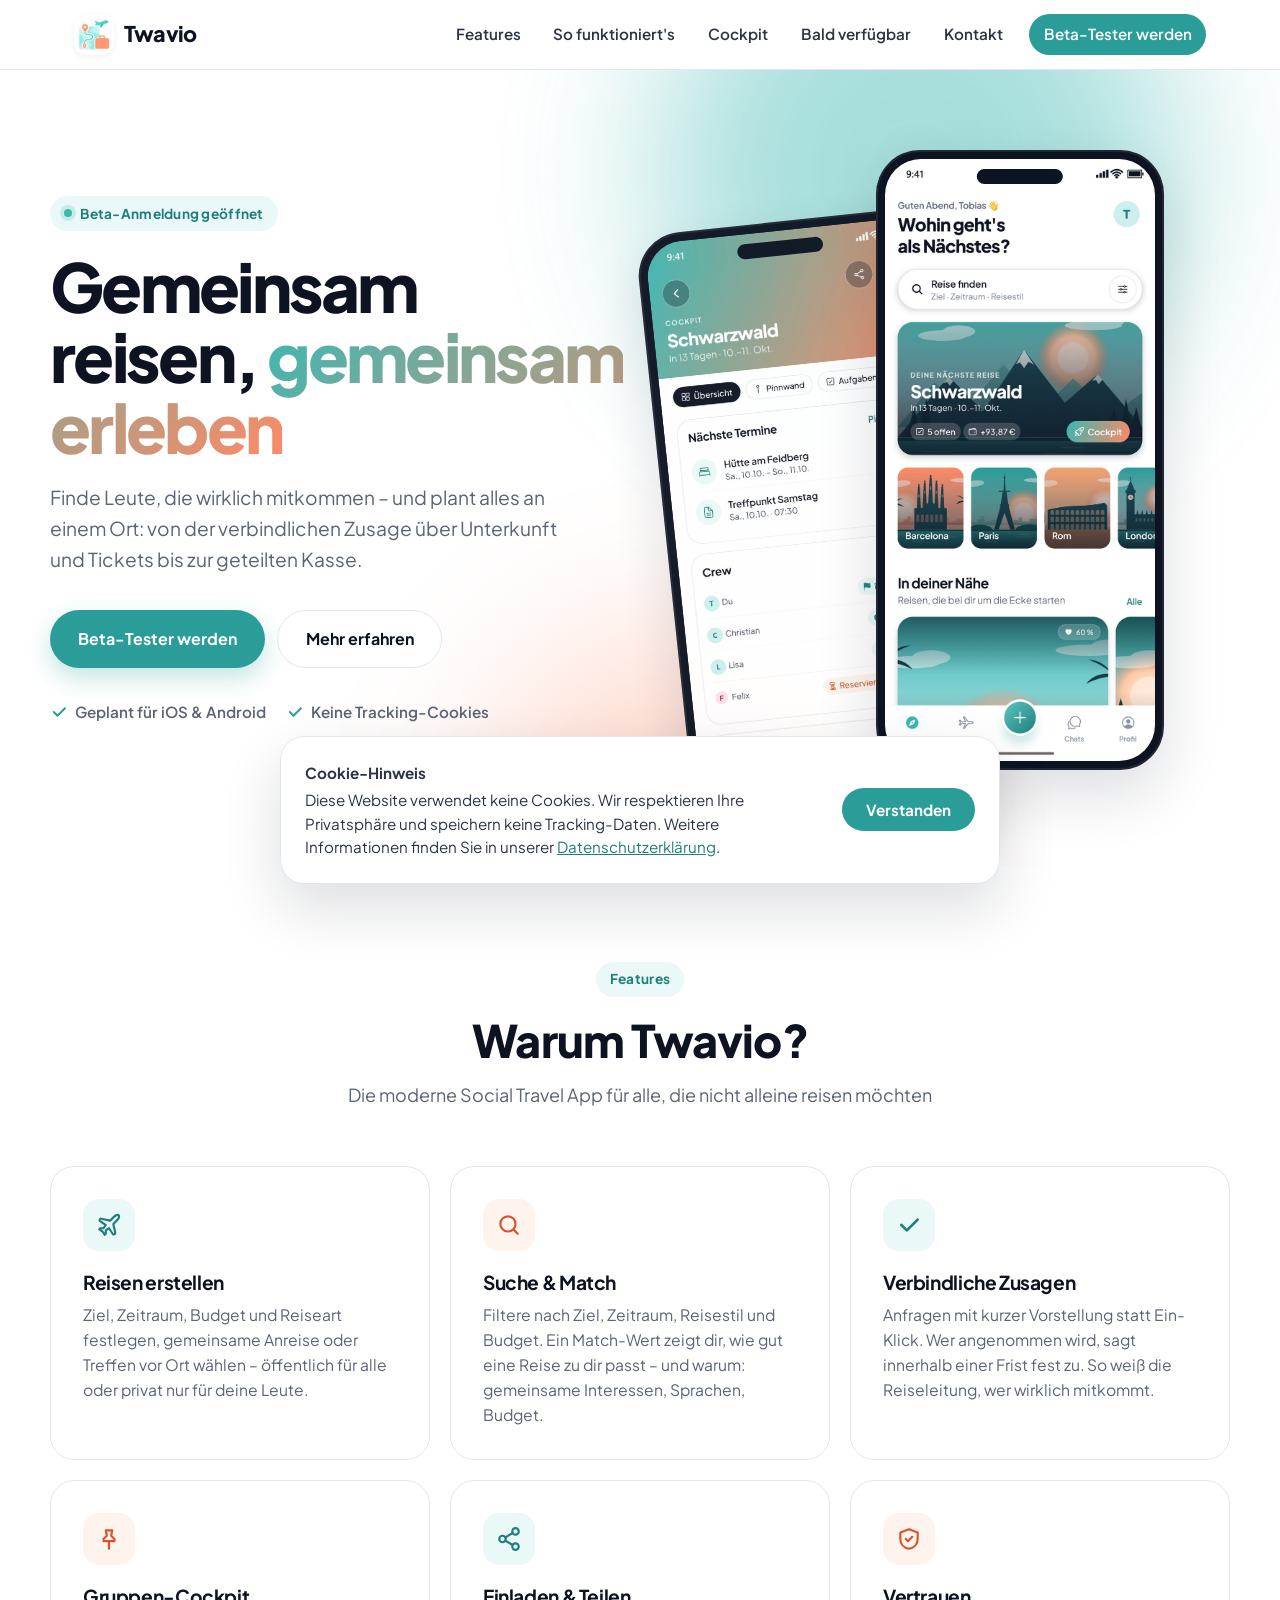
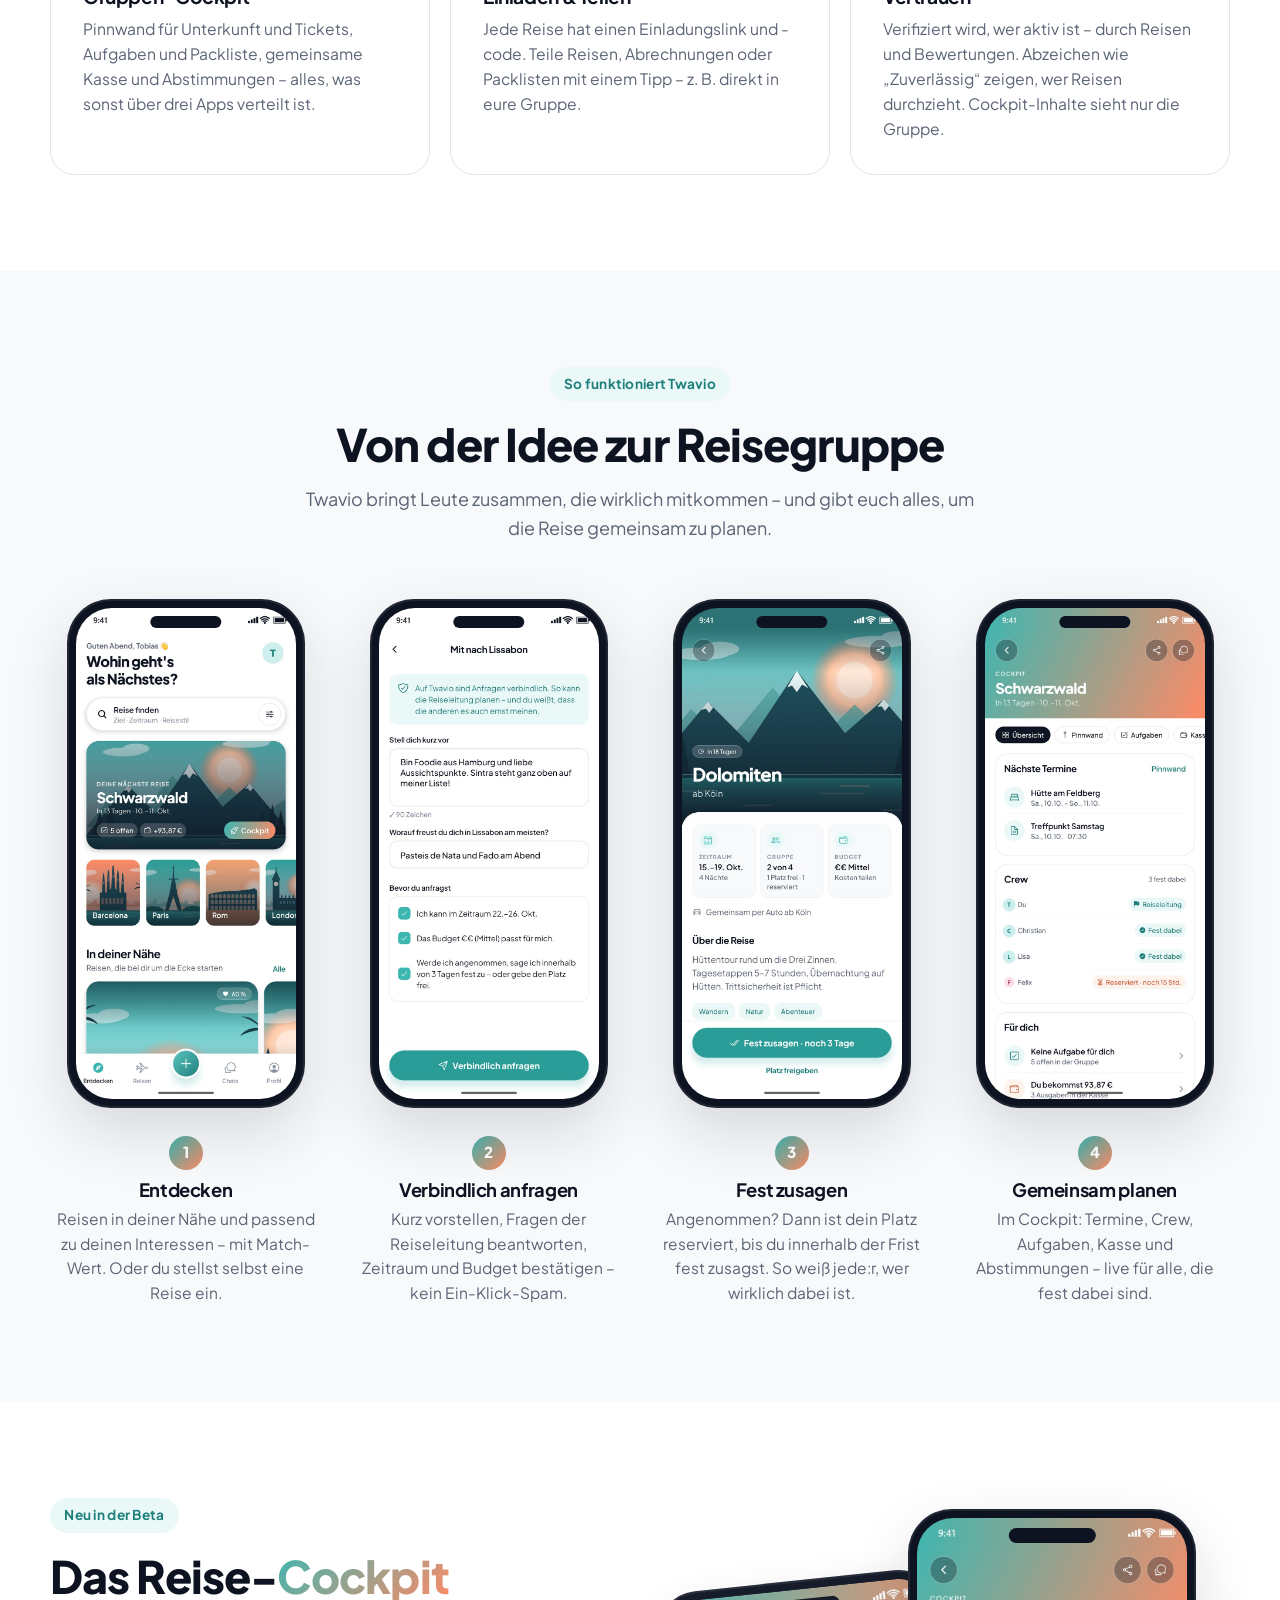
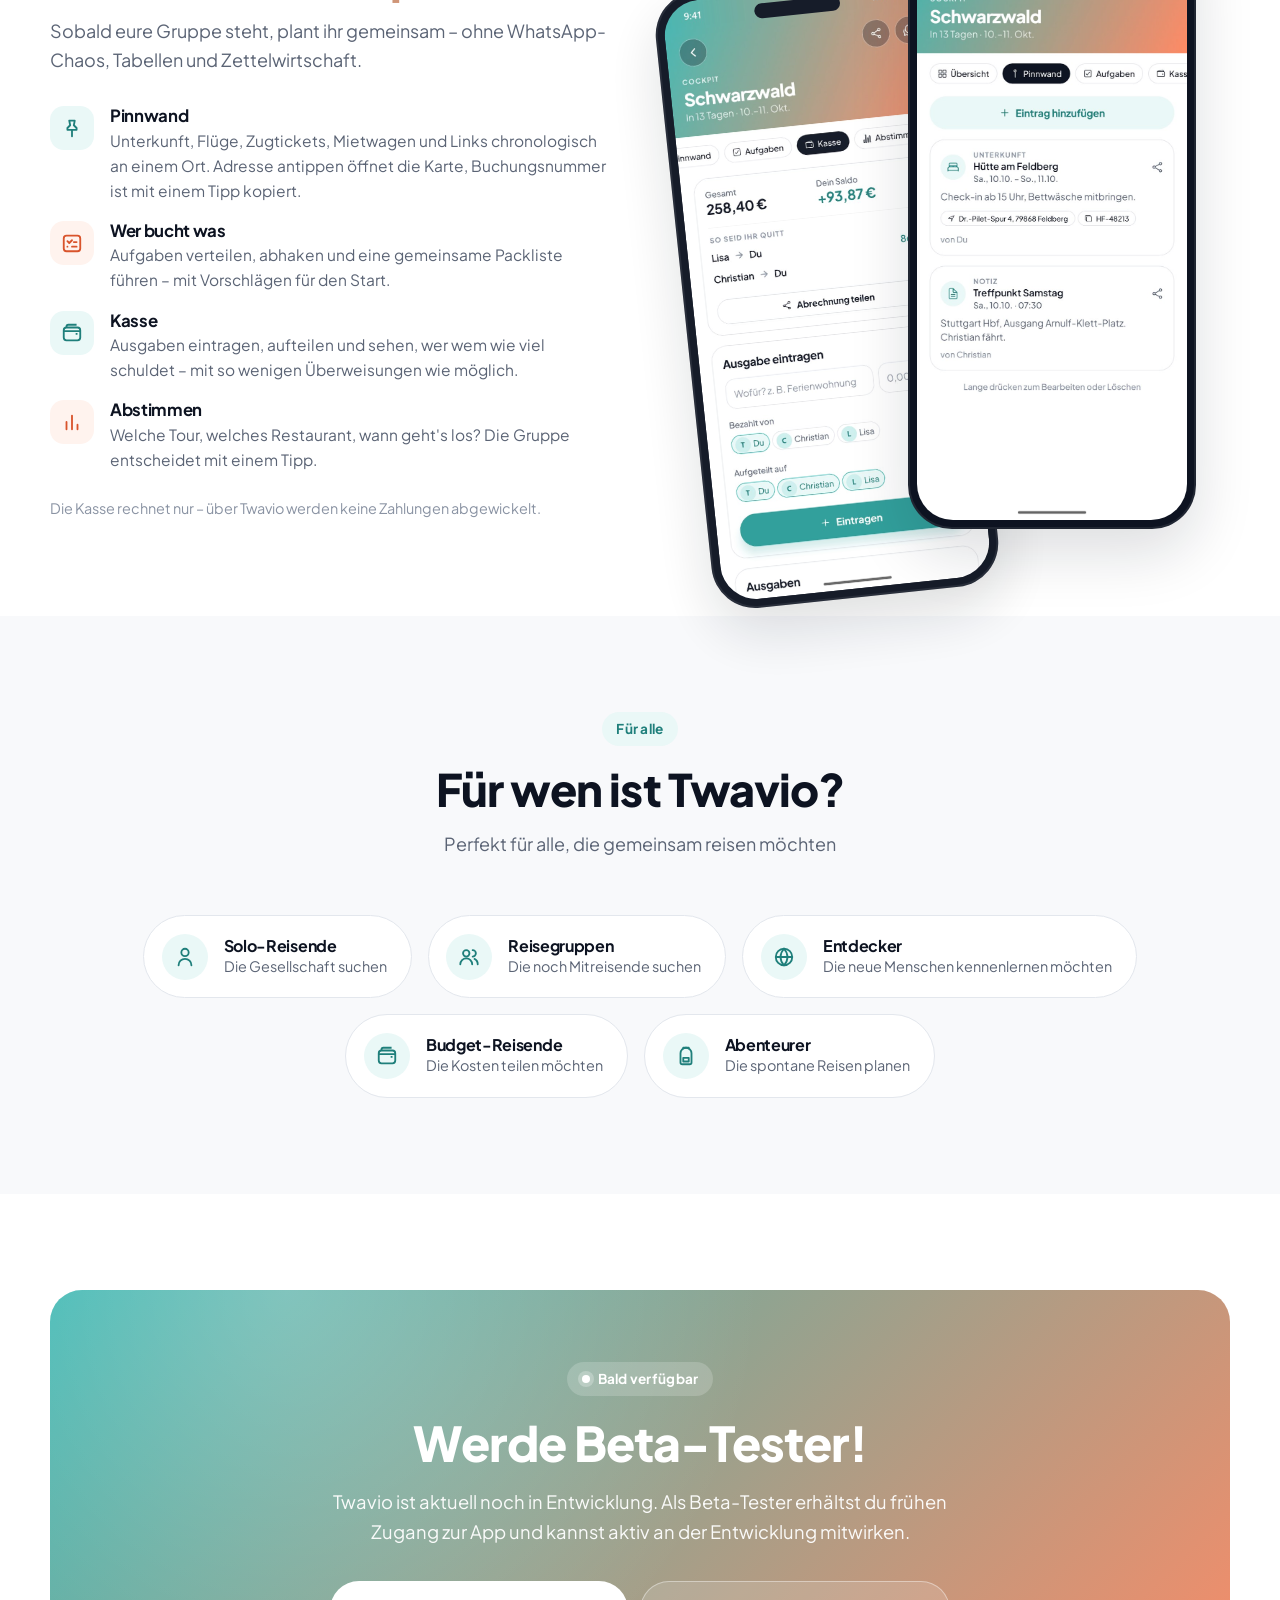
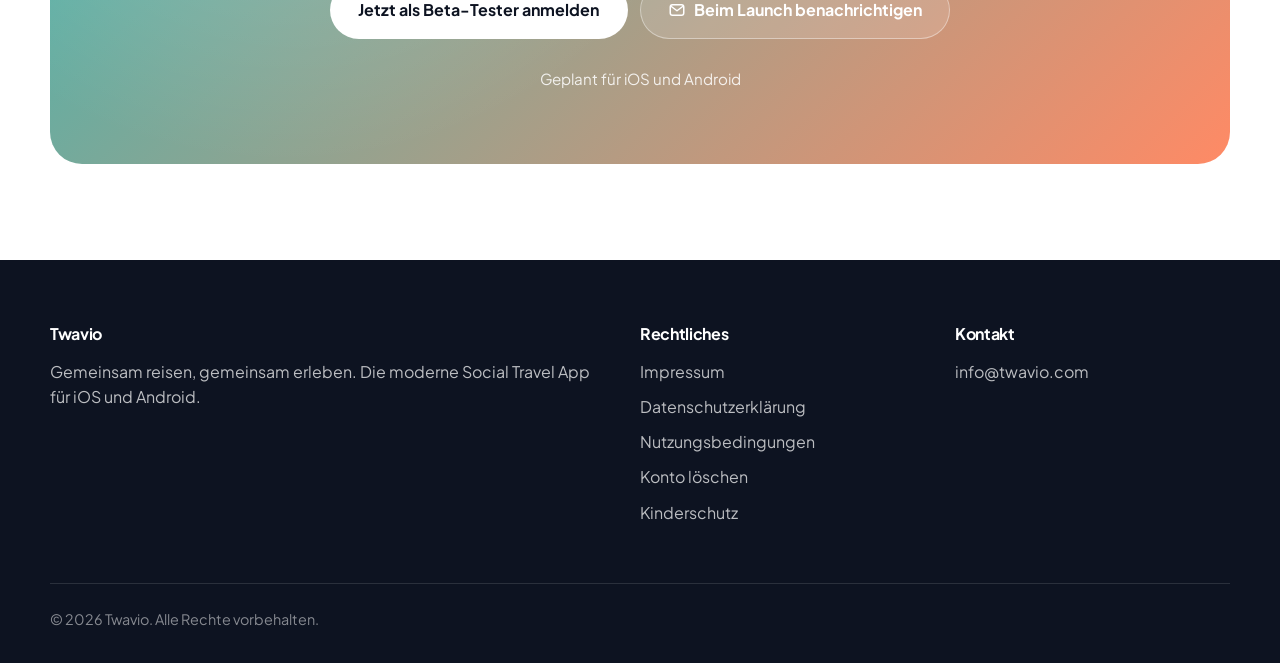
<file: index.html>
<!DOCTYPE html>
<html lang="de">
<head>
    <meta charset="UTF-8">
    <meta name="viewport" content="width=device-width, initial-scale=1.0">
    <meta name="description" content="Twavio - Finde deine perfekten Reisebegleiter und teile unvergessliche Abenteuer. Die moderne Social Travel App für iOS und Android.">
    <meta name="theme-color" content="#3BB7B2">
    <meta property="og:title" content="Twavio – Gemeinsam reisen, gemeinsam erleben">
    <meta property="og:description" content="Finde Menschen mit denselben Reisezielen und plant eure nächste Reise gemeinsam.">
    <meta property="og:image" content="https://twavio.com/app-icon-new.png">
    <meta property="og:url" content="https://twavio.com/">
    <title>Twavio - Gemeinsam reisen, gemeinsam erleben</title>
    <link rel="icon" type="image/svg+xml" href="favicon.svg">
    <link rel="alternate icon" href="favicon.ico">
    <link rel="apple-touch-icon" href="favicon.svg">
    <link rel="preload" href="fonts/PlusJakartaSans_800ExtraBold.ttf" as="font" type="font/ttf" crossorigin>
    <link rel="stylesheet" href="twavio.css">
    <style>
        * { margin: 0; padding: 0; box-sizing: border-box; }

        section { padding: 6rem 1.5rem; }
        .container { max-width: 1180px; margin: 0 auto; }

        .eyebrow {
            display: inline-flex;
            align-items: center;
            gap: 0.5rem;
            padding: 0.4rem 0.9rem;
            border-radius: var(--radius-pill);
            background: var(--teal-50);
            color: var(--teal-700);
            font-size: 0.85rem;
            font-weight: 700;
            letter-spacing: 0.02em;
        }
        .eyebrow .dot { width: 8px; height: 8px; border-radius: 50%; background: var(--teal-500); box-shadow: 0 0 0 4px rgba(59,183,178,0.2); }

        .section-head { max-width: 680px; margin: 0 auto 3.5rem; text-align: center; }
        .section-head h2 { font-size: clamp(2rem, 3.6vw, 2.8rem); font-weight: 800; margin: 1rem 0 0.9rem; }
        .section-head p { color: var(--ink-500); font-size: 1.125rem; }

        .gradient-text {
            background: var(--gradient-brand);
            -webkit-background-clip: text;
            background-clip: text;
            -webkit-text-fill-color: transparent;
        }

        /* ---------- Hero ---------- */
        .hero {
            position: relative;
            overflow: hidden;
            padding: 5rem 1.5rem 6rem;
        }
        .hero::before, .hero::after {
            content: '';
            position: absolute;
            border-radius: 50%;
            filter: blur(80px);
            opacity: 0.45;
            z-index: -1;
        }
        .hero::before { width: 520px; height: 520px; background: var(--teal-500); top: -160px; right: 8%; }
        .hero::after { width: 420px; height: 420px; background: var(--coral-500); bottom: -180px; right: 30%; opacity: 0.3; }

        .hero-grid {
            max-width: 1180px;
            margin: 0 auto;
            display: grid;
            grid-template-columns: 1.05fr 1fr;
            gap: 3rem;
            align-items: center;
        }
        .hero h1 {
            font-size: clamp(2.6rem, 5.4vw, 4.2rem);
            font-weight: 800;
            letter-spacing: -0.04em;
            line-height: 1.05;
            margin: 1.25rem 0 1.25rem;
        }
        .hero-lead { font-size: 1.2rem; color: var(--ink-500); max-width: 540px; }
        .hero-actions { display: flex; flex-wrap: wrap; gap: 0.75rem; margin-top: 2.2rem; }
        .hero-trust { display: flex; flex-wrap: wrap; gap: 1.25rem; margin-top: 2rem; color: var(--ink-500); font-size: 0.95rem; font-weight: 600; }
        .hero-trust span { display: inline-flex; align-items: center; gap: 0.45rem; }
        .hero-trust svg { color: var(--teal-600); }

        .phones { position: relative; height: 620px; }
        .phone {
            position: absolute;
            width: 270px;
            aspect-ratio: 750 / 1673;
            box-sizing: content-box;
            border-radius: 44px;
            padding: 9px;
            background: var(--ink-900);
            box-shadow: var(--shadow-lg), inset 0 0 0 2px rgba(255,255,255,0.08);
        }
        .phone::after {
            content: '';
            position: absolute;
            top: calc(9px + 1.6%);
            left: 50%;
            transform: translateX(-50%);
            width: 30%;
            height: 2.4%;
            border-radius: 999px;
            background: var(--ink-900);
        }
        .phone img { width: 100%; height: 100%; object-fit: cover; border-radius: 36px; display: block; background: #fff; }
        .phone.front { right: 12%; top: 0; z-index: 2; }
        .phone.back { right: 50%; top: 70px; transform: rotate(-6deg); opacity: 0.96; }

        /* ---------- Features ---------- */
        .features-grid { display: grid; grid-template-columns: repeat(3, 1fr); gap: 1.25rem; }
        .feature-card {
            padding: 2rem;
            border-radius: var(--radius-lg);
            border: 1px solid var(--ink-200);
            background: #fff;
            transition: transform 0.2s ease, box-shadow 0.2s ease, border-color 0.2s ease;
        }
        .feature-card:hover { transform: translateY(-4px); box-shadow: var(--shadow-md); border-color: transparent; }
        .icon-badge {
            width: 52px; height: 52px;
            border-radius: 16px;
            display: grid; place-items: center;
            background: var(--teal-50);
            color: var(--teal-700);
            margin-bottom: 1.25rem;
        }
        .feature-card:nth-child(even) .icon-badge { background: var(--coral-50); color: var(--coral-700); }
        .feature-card h3 { font-size: 1.2rem; font-weight: 700; margin-bottom: 0.5rem; }
        .feature-card p { color: var(--ink-500); font-size: 0.98rem; }

        /* ---------- Story: So funktioniert Twavio ---------- */
        .story { background: var(--ink-50); }
        .story-grid { display: grid; grid-template-columns: repeat(4, 1fr); gap: 2rem; align-items: start; }
        .story-step { text-align: center; }
        .story-step .phone { position: relative; width: auto; max-width: 220px; margin: 0 auto 1.75rem; }
        .story-num {
            display: inline-grid; place-items: center;
            width: 34px; height: 34px;
            border-radius: 50%;
            background: var(--gradient-brand);
            color: #fff;
            font-weight: 800;
            font-size: 0.95rem;
            margin-bottom: 0.6rem;
        }
        .story-step h3 { font-size: 1.15rem; font-weight: 700; margin-bottom: 0.35rem; }
        .story-step p { color: var(--ink-500); max-width: 260px; margin: 0 auto; font-size: 0.97rem; }

        /* ---------- Cockpit ---------- */
        .cockpit-grid { display: grid; grid-template-columns: 1fr 1fr; gap: 3.5rem; align-items: center; }
        .cockpit-grid h2 { font-size: clamp(2rem, 3.6vw, 2.8rem); font-weight: 800; margin: 1rem 0 0.9rem; }
        .cockpit-grid > div > p { color: var(--ink-500); font-size: 1.125rem; }
        .module-list { list-style: none; display: grid; gap: 1.1rem; margin-top: 2rem; }
        .module-list li { display: flex; gap: 1rem; align-items: flex-start; }
        .module-list .icon-badge { width: 44px; height: 44px; border-radius: 14px; margin: 0; flex-shrink: 0; }
        .module-list li:nth-child(even) .icon-badge { background: var(--coral-50); color: var(--coral-700); }
        .module-list h3 { font-size: 1.05rem; font-weight: 700; margin-bottom: 0.15rem; }
        .module-list p { color: var(--ink-500); font-size: 0.97rem; }
        .cockpit-phones { position: relative; height: 600px; }
        .cockpit-phones .phone.front { right: 6%; top: 0; }
        .cockpit-phones .phone.back { right: 46%; top: 70px; transform: rotate(-6deg); }
        .note { font-size: 0.9rem !important; color: var(--ink-400) !important; margin-top: 1.5rem; }

        /* ---------- Steps ---------- */
        .steps { display: grid; grid-template-columns: repeat(5, 1fr); gap: 1rem; counter-reset: step; position: relative; }
        .steps::before {
            content: '';
            position: absolute;
            top: 28px; left: 10%; right: 10%;
            height: 2px;
            background: linear-gradient(90deg, var(--teal-100), var(--coral-50));
            z-index: 0;
        }
        .step { text-align: center; position: relative; z-index: 1; padding: 0 0.5rem; }
        .step-number {
            width: 56px; height: 56px;
            margin: 0 auto 1.25rem;
            border-radius: 50%;
            display: grid; place-items: center;
            background: #fff;
            border: 2px solid var(--teal-500);
            color: var(--teal-700);
            font-weight: 800;
            font-size: 1.2rem;
        }
        .step:last-child .step-number { background: var(--gradient-brand); color: #fff; border: none; }
        .step h3 { font-size: 1.05rem; font-weight: 700; margin-bottom: 0.35rem; }
        .step p { color: var(--ink-500); font-size: 0.95rem; }

        /* ---------- Audience ---------- */
        .audience { background: var(--ink-50); }
        .audience-grid { display: flex; flex-wrap: wrap; justify-content: center; gap: 1rem; }
        .audience-card {
            display: flex; align-items: center; gap: 1rem;
            padding: 1.1rem 1.5rem 1.1rem 1.1rem;
            border-radius: var(--radius-pill);
            background: #fff;
            border: 1px solid var(--ink-200);
            min-width: 260px;
        }
        .audience-card .icon-badge { width: 46px; height: 46px; border-radius: 50%; margin: 0; flex-shrink: 0; }
        .audience-card h3 { font-size: 1rem; font-weight: 700; }
        .audience-card p { color: var(--ink-500); font-size: 0.9rem; }

        /* ---------- CTA ---------- */
        .cta-band { padding: 6rem 1.5rem; }
        .cta-card {
            position: relative;
            overflow: hidden;
            max-width: 1180px;
            margin: 0 auto;
            padding: 4.5rem 2rem;
            border-radius: 32px;
            background: var(--gradient-brand);
            color: #fff;
            text-align: center;
        }
        .cta-card::after {
            content: '';
            position: absolute;
            inset: 0;
            background: radial-gradient(circle at 20% 0%, rgba(255,255,255,0.25), transparent 45%);
            pointer-events: none;
        }
        .cta-card > * { position: relative; z-index: 1; }
        .cta-card .eyebrow { background: rgba(255,255,255,0.18); color: #fff; }
        .cta-card .eyebrow .dot { background: #fff; box-shadow: 0 0 0 4px rgba(255,255,255,0.25); }
        .cta-card h2 { color: #fff; font-size: clamp(2rem, 4vw, 3rem); font-weight: 800; margin: 1.1rem 0 1rem; }
        .cta-card p { max-width: 620px; margin: 0 auto; font-size: 1.15rem; opacity: 0.95; }
        .cta-actions { display: flex; flex-wrap: wrap; justify-content: center; gap: 0.75rem; margin-top: 2.2rem; }
        .cta-note { margin-top: 1.75rem !important; font-size: 0.95rem !important; opacity: 0.85 !important; }

        /* ---------- Responsive ---------- */
        @media (max-width: 980px) {
            .hero-grid { grid-template-columns: 1fr; text-align: center; }
            .hero-lead { margin: 0 auto; }
            .hero-actions, .hero-trust { justify-content: center; }
            .phones { height: 520px; max-width: 460px; margin: 0 auto; width: 100%; }
            .phone.front { right: 4%; width: 230px; }
            .phone.back { right: auto; left: 4%; width: 220px; }
            .features-grid { grid-template-columns: repeat(2, 1fr); }
            .story-grid { grid-template-columns: repeat(2, 1fr); row-gap: 3.5rem; }
            .cockpit-grid { grid-template-columns: 1fr; }
            .cockpit-phones { height: 520px; max-width: 460px; margin: 0 auto; width: 100%; }
            .cockpit-phones .phone.front { right: 4%; width: 230px; }
            .cockpit-phones .phone.back { right: auto; left: 4%; width: 220px; }
            .steps { grid-template-columns: 1fr; gap: 1.75rem; }
            .steps::before { display: none; }
        }
        @media (max-width: 680px) {
            section { padding: 4.5rem 1.25rem; }
            .features-grid { grid-template-columns: 1fr; }
            .story-grid { grid-template-columns: 1fr; }
            .story-step .phone { max-width: 240px; }
            .phones { height: 460px; }
            .phone.front { width: 200px; }
            .phone.back { width: 190px; top: 50px; }
            .cockpit-phones { height: 460px; }
            .cockpit-phones .phone.front { width: 200px; }
            .cockpit-phones .phone.back { width: 190px; top: 50px; }
            .audience-card { min-width: 100%; }
            .cta-card { padding: 3.5rem 1.5rem; border-radius: 24px; }
        }
        @media (prefers-reduced-motion: reduce) {
            html { scroll-behavior: auto; }
            .feature-card, .btn { transition: none; }
        }
    </style>
</head>
<body>
    <!-- Icon-Sprite (Linien-Icons) -->
    <svg width="0" height="0" style="position:absolute" aria-hidden="true">
        <defs>
            <symbol id="i-plane" viewBox="0 0 24 24"><path fill="none" stroke="currentColor" stroke-width="2" stroke-linecap="round" stroke-linejoin="round" d="M17.8 19.2 16 11l3.5-3.5C21 6 21.5 4 21 3c-1-.5-3 0-4.5 1.5L13 8 4.8 6.2c-.5-.1-.9.1-1.1.5l-.3.5c-.2.5-.1 1 .3 1.3L9 12l-2 3H4l-1 1 3 2 2 3 1-1v-3l3-2 3.5 5.3c.3.4.8.5 1.3.3l.5-.2c.4-.3.6-.7.5-1.2z"/></symbol>
            <symbol id="i-search" viewBox="0 0 24 24"><g fill="none" stroke="currentColor" stroke-width="2" stroke-linecap="round"><circle cx="11" cy="11" r="7"/><path d="m20 20-3.5-3.5"/></g></symbol>
            <symbol id="i-user" viewBox="0 0 24 24"><g fill="none" stroke="currentColor" stroke-width="2" stroke-linecap="round" stroke-linejoin="round"><circle cx="12" cy="8" r="4"/><path d="M4 21a8 8 0 0 1 16 0"/><path d="m15 12.5 1.5 1.5 3-3" /></g></symbol>
            <symbol id="i-chat" viewBox="0 0 24 24"><path fill="none" stroke="currentColor" stroke-width="2" stroke-linecap="round" stroke-linejoin="round" d="M21 12a8 8 0 0 1-11.6 7.1L4 20l.9-4.6A8 8 0 1 1 21 12z"/></symbol>
            <symbol id="i-spark" viewBox="0 0 24 24"><path fill="none" stroke="currentColor" stroke-width="2" stroke-linejoin="round" d="M12 3l1.9 5.1L19 10l-5.1 1.9L12 17l-1.9-5.1L5 10l5.1-1.9zM19 16l.8 2.2L22 19l-2.2.8L19 22l-.8-2.2L16 19l2.2-.8z"/></symbol>
            <symbol id="i-shield" viewBox="0 0 24 24"><g fill="none" stroke="currentColor" stroke-width="2" stroke-linecap="round" stroke-linejoin="round"><path d="M12 3 4 6v6c0 5 3.4 8.3 8 9 4.6-.7 8-4 8-9V6z"/><path d="m9 12 2 2 4-4"/></g></symbol>
            <symbol id="i-check" viewBox="0 0 24 24"><path fill="none" stroke="currentColor" stroke-width="2.5" stroke-linecap="round" stroke-linejoin="round" d="m5 12 5 5L20 7"/></symbol>
            <symbol id="i-solo" viewBox="0 0 24 24"><g fill="none" stroke="currentColor" stroke-width="2" stroke-linecap="round"><circle cx="12" cy="7" r="4"/><path d="M5 21a7 7 0 0 1 14 0"/></g></symbol>
            <symbol id="i-group" viewBox="0 0 24 24"><g fill="none" stroke="currentColor" stroke-width="2" stroke-linecap="round"><circle cx="9" cy="8" r="3.5"/><path d="M2.5 20a6.5 6.5 0 0 1 13 0"/><path d="M16 4.5a3.5 3.5 0 0 1 0 7M18 14a6.5 6.5 0 0 1 3.5 6"/></g></symbol>
            <symbol id="i-globe" viewBox="0 0 24 24"><g fill="none" stroke="currentColor" stroke-width="2"><circle cx="12" cy="12" r="9"/><path d="M3 12h18M12 3c2.5 2.7 3.8 5.7 3.8 9s-1.3 6.3-3.8 9c-2.5-2.7-3.8-5.7-3.8-9S9.5 5.7 12 3z"/></g></symbol>
            <symbol id="i-wallet" viewBox="0 0 24 24"><g fill="none" stroke="currentColor" stroke-width="2" stroke-linejoin="round"><rect x="3" y="6" width="18" height="14" rx="3"/><path d="M16 13h2M3 10h18M6 6V5a2 2 0 0 1 2-2h9"/></g></symbol>
            <symbol id="i-backpack" viewBox="0 0 24 24"><g fill="none" stroke="currentColor" stroke-width="2" stroke-linejoin="round"><path d="M6 9a6 6 0 0 1 12 0v10a2 2 0 0 1-2 2H8a2 2 0 0 1-2-2z"/><path d="M9 4.5V3h6v1.5M9 14h6v4H9z"/></g></symbol>
            <symbol id="i-pin" viewBox="0 0 24 24"><g fill="none" stroke="currentColor" stroke-width="2" stroke-linecap="round" stroke-linejoin="round"><path d="M9 4h6l-1 5 3 3v2H7v-2l3-3z"/><path d="M12 14v7"/></g></symbol>
            <symbol id="i-list" viewBox="0 0 24 24"><g fill="none" stroke="currentColor" stroke-width="2" stroke-linecap="round" stroke-linejoin="round"><rect x="3" y="4" width="18" height="17" rx="3"/><path d="m7 10 2 2 3-3M7 16h.01M12 16h5M14 11h3"/></g></symbol>
            <symbol id="i-vote" viewBox="0 0 24 24"><g fill="none" stroke="currentColor" stroke-width="2" stroke-linecap="round"><path d="M6 20V12M12 20V5M18 20v-5"/></g></symbol>
            <symbol id="i-lock" viewBox="0 0 24 24"><g fill="none" stroke="currentColor" stroke-width="2" stroke-linecap="round" stroke-linejoin="round"><rect x="4" y="10" width="16" height="11" rx="3"/><path d="M8 10V7a4 4 0 0 1 8 0v3"/></g></symbol>
            <symbol id="i-share" viewBox="0 0 24 24"><g fill="none" stroke="currentColor" stroke-width="2" stroke-linecap="round"><circle cx="18" cy="5" r="3"/><circle cx="6" cy="12" r="3"/><circle cx="18" cy="19" r="3"/><path d="m8.6 13.5 6.8 4M15.4 6.5l-6.8 4"/></g></symbol>
            <symbol id="i-mail" viewBox="0 0 24 24"><g fill="none" stroke="currentColor" stroke-width="2" stroke-linejoin="round"><rect x="3" y="5" width="18" height="14" rx="3"/><path d="m4 7 8 6 8-6"/></g></symbol>
        </defs>
    </svg>

    <!-- Navigation -->
    <nav>
        <div class="nav-container">
            <a href="#hero" class="logo"><img src="app-icon-new.png" alt="Twavio Logo" class="logo-img"><span class="logo-text">Twavio</span></a>
            <ul class="nav-links" id="nav-links">
                <li><a href="#features">Features</a></li>
                <li><a href="#how-it-works">So funktioniert's</a></li>
                <li><a href="#cockpit">Cockpit</a></li>
                <li><a href="#download">Bald verfügbar</a></li>
                <li><a href="#contact">Kontakt</a></li>
                <li><a href="tester-anmeldung.html" class="nav-cta">Beta-Tester werden</a></li>
            </ul>
            <button class="mobile-menu-btn" aria-label="Menü öffnen" aria-expanded="false" aria-controls="nav-links">☰</button>
        </div>
    </nav>

    <!-- Hero -->
    <section id="hero" class="hero">
        <div class="hero-grid">
            <div>
                <span class="eyebrow"><span class="dot"></span>Beta-Anmeldung geöffnet</span>
                <h1>Gemeinsam reisen, <span class="gradient-text">gemeinsam erleben</span></h1>
                <p class="hero-lead">Finde Leute, die wirklich mitkommen – und plant alles an einem Ort: von der verbindlichen Zusage über Unterkunft und Tickets bis zur geteilten Kasse.</p>
                <div class="hero-actions">
                    <a href="tester-anmeldung.html" class="btn btn-primary">Beta-Tester werden</a>
                    <a href="#features" class="btn btn-secondary">Mehr erfahren</a>
                </div>
                <div class="hero-trust">
                    <span><svg width="18" height="18"><use href="#i-check"/></svg>Geplant für iOS &amp; Android</span>
                    <span><svg width="18" height="18"><use href="#i-check"/></svg>Keine Tracking-Cookies</span>
                                    </div>
            </div>
            <div class="phones" aria-hidden="true">
                <div class="phone back"><img src="images/app-cockpit.jpg" alt="" loading="eager"></div>
                <div class="phone front"><img src="images/app-entdecken.jpg" alt="" loading="eager"></div>
            </div>
        </div>
    </section>

    <!-- Features -->
    <section id="features">
        <div class="container">
            <div class="section-head">
                <span class="eyebrow">Features</span>
                <h2>Warum Twavio?</h2>
                <p>Die moderne Social Travel App für alle, die nicht alleine reisen möchten</p>
            </div>

            <div class="features-grid">
                <div class="feature-card">
                    <div class="icon-badge"><svg width="26" height="26"><use href="#i-plane"/></svg></div>
                    <h3>Reisen erstellen</h3>
                    <p>Ziel, Zeitraum, Budget und Reiseart festlegen, gemeinsame Anreise oder Treffen vor Ort wählen – öffentlich für alle oder privat nur für deine Leute.</p>
                </div>
                <div class="feature-card">
                    <div class="icon-badge"><svg width="26" height="26"><use href="#i-search"/></svg></div>
                    <h3>Suche &amp; Match</h3>
                    <p>Filtere nach Ziel, Zeitraum, Reisestil und Budget. Ein Match-Wert zeigt dir, wie gut eine Reise zu dir passt – und warum: gemeinsame Interessen, Sprachen, Budget.</p>
                </div>
                <div class="feature-card">
                    <div class="icon-badge"><svg width="26" height="26"><use href="#i-check"/></svg></div>
                    <h3>Verbindliche Zusagen</h3>
                    <p>Anfragen mit kurzer Vorstellung statt Ein-Klick. Wer angenommen wird, sagt innerhalb einer Frist fest zu. So weiß die Reiseleitung, wer wirklich mitkommt.</p>
                </div>
                <div class="feature-card">
                    <div class="icon-badge"><svg width="26" height="26"><use href="#i-pin"/></svg></div>
                    <h3>Gruppen-Cockpit</h3>
                    <p>Pinnwand für Unterkunft und Tickets, Aufgaben und Packliste, gemeinsame Kasse und Abstimmungen – alles, was sonst über drei Apps verteilt ist.</p>
                </div>
                <div class="feature-card">
                    <div class="icon-badge"><svg width="26" height="26"><use href="#i-share"/></svg></div>
                    <h3>Einladen &amp; Teilen</h3>
                    <p>Jede Reise hat einen Einladungslink und -code. Teile Reisen, Abrechnungen oder Packlisten mit einem Tipp – z.&nbsp;B. direkt in eure Gruppe.</p>
                </div>
                <div class="feature-card">
                    <div class="icon-badge"><svg width="26" height="26"><use href="#i-shield"/></svg></div>
                    <h3>Vertrauen</h3>
                    <p>Verifiziert wird, wer aktiv ist – durch Reisen und Bewertungen. Abzeichen wie „Zuverlässig“ zeigen, wer Reisen durchzieht. Cockpit-Inhalte sieht nur die Gruppe.</p>
                </div>
            </div>
        </div>
    </section>

    <!-- So funktioniert Twavio -->
    <section id="how-it-works" class="story">
        <div class="container">
            <div class="section-head">
                <span class="eyebrow">So funktioniert Twavio</span>
                <h2>Von der Idee zur Reisegruppe</h2>
                <p>Twavio bringt Leute zusammen, die wirklich mitkommen – und gibt euch alles, um die Reise gemeinsam zu planen.</p>
            </div>
            <div class="story-grid">
                <article class="story-step">
                    <div class="phone"><img src="images/app-entdecken.jpg" alt="Twavio App: Startseite mit nächster Reise, beliebten Zielen und Reisen in der Nähe" loading="lazy"></div>
                    <div class="story-text">
                        <span class="story-num">1</span>
                        <h3>Entdecken</h3>
                        <p>Reisen in deiner Nähe und passend zu deinen Interessen – mit Match-Wert. Oder du stellst selbst eine Reise ein.</p>
                    </div>
                </article>
                <article class="story-step">
                    <div class="phone"><img src="images/app-anfrage.jpg" alt="Twavio App: verbindliche Anfrage mit Vorstellung und Bestätigungen" loading="lazy"></div>
                    <div class="story-text">
                        <span class="story-num">2</span>
                        <h3>Verbindlich anfragen</h3>
                        <p>Kurz vorstellen, Fragen der Reiseleitung beantworten, Zeitraum und Budget bestätigen – kein Ein-Klick-Spam.</p>
                    </div>
                </article>
                <article class="story-step">
                    <div class="phone"><img src="images/app-zusagen.jpg" alt="Twavio App: Reise mit reserviertem Platz und Button Fest zusagen" loading="lazy"></div>
                    <div class="story-text">
                        <span class="story-num">3</span>
                        <h3>Fest zusagen</h3>
                        <p>Angenommen? Dann ist dein Platz reserviert, bis du innerhalb der Frist fest zusagst. So weiß jede:r, wer wirklich dabei ist.</p>
                    </div>
                </article>
                <article class="story-step">
                    <div class="phone"><img src="images/app-cockpit.jpg" alt="Twavio App: Gruppen-Cockpit mit nächsten Terminen und Crew" loading="lazy"></div>
                    <div class="story-text">
                        <span class="story-num">4</span>
                        <h3>Gemeinsam planen</h3>
                        <p>Im Cockpit: Termine, Crew, Aufgaben, Kasse und Abstimmungen – live für alle, die fest dabei sind.</p>
                    </div>
                </article>
            </div>
        </div>
    </section>

    <!-- Gruppen-Cockpit -->
    <section id="cockpit">
        <div class="container cockpit-grid">
            <div>
                <span class="eyebrow">Neu in der Beta</span>
                <h2>Das Reise-<span class="gradient-text">Cockpit</span></h2>
                <p>Sobald eure Gruppe steht, plant ihr gemeinsam – ohne WhatsApp-Chaos, Tabellen und Zettelwirtschaft.</p>
                <ul class="module-list">
                    <li>
                        <div class="icon-badge"><svg width="22" height="22"><use href="#i-pin"/></svg></div>
                        <div><h3>Pinnwand</h3><p>Unterkunft, Flüge, Zugtickets, Mietwagen und Links chronologisch an einem Ort. Adresse antippen öffnet die Karte, Buchungsnummer ist mit einem Tipp kopiert.</p></div>
                    </li>
                    <li>
                        <div class="icon-badge"><svg width="22" height="22"><use href="#i-list"/></svg></div>
                        <div><h3>Wer bucht was</h3><p>Aufgaben verteilen, abhaken und eine gemeinsame Packliste führen – mit Vorschlägen für den Start.</p></div>
                    </li>
                    <li>
                        <div class="icon-badge"><svg width="22" height="22"><use href="#i-wallet"/></svg></div>
                        <div><h3>Kasse</h3><p>Ausgaben eintragen, aufteilen und sehen, wer wem wie viel schuldet – mit so wenigen Überweisungen wie möglich.</p></div>
                    </li>
                    <li>
                        <div class="icon-badge"><svg width="22" height="22"><use href="#i-vote"/></svg></div>
                        <div><h3>Abstimmen</h3><p>Welche Tour, welches Restaurant, wann geht's los? Die Gruppe entscheidet mit einem Tipp.</p></div>
                    </li>
                </ul>
                <p class="note">Die Kasse rechnet nur – über Twavio werden keine Zahlungen abgewickelt.</p>
            </div>
            <div class="cockpit-phones" aria-hidden="true">
                <div class="phone back"><img src="images/app-kasse.jpg" alt="" loading="lazy"></div>
                <div class="phone front"><img src="images/app-pinnwand.jpg" alt="" loading="lazy"></div>
            </div>
        </div>
    </section>

    <!-- Zielgruppen -->
    <section id="audience" class="audience">
        <div class="container">
            <div class="section-head">
                <span class="eyebrow">Für alle</span>
                <h2>Für wen ist Twavio?</h2>
                <p>Perfekt für alle, die gemeinsam reisen möchten</p>
            </div>
            <div class="audience-grid">
                <div class="audience-card"><div class="icon-badge"><svg width="22" height="22"><use href="#i-solo"/></svg></div><div><h3>Solo-Reisende</h3><p>Die Gesellschaft suchen</p></div></div>
                <div class="audience-card"><div class="icon-badge"><svg width="22" height="22"><use href="#i-group"/></svg></div><div><h3>Reisegruppen</h3><p>Die noch Mitreisende suchen</p></div></div>
                <div class="audience-card"><div class="icon-badge"><svg width="22" height="22"><use href="#i-globe"/></svg></div><div><h3>Entdecker</h3><p>Die neue Menschen kennenlernen möchten</p></div></div>
                <div class="audience-card"><div class="icon-badge"><svg width="22" height="22"><use href="#i-wallet"/></svg></div><div><h3>Budget-Reisende</h3><p>Die Kosten teilen möchten</p></div></div>
                <div class="audience-card"><div class="icon-badge"><svg width="22" height="22"><use href="#i-backpack"/></svg></div><div><h3>Abenteurer</h3><p>Die spontane Reisen planen</p></div></div>
            </div>
        </div>
    </section>

    <!-- Beta / Bald verfügbar -->
    <section id="download" class="cta-band">
        <div class="cta-card">
            <span class="eyebrow"><span class="dot"></span>Bald verfügbar</span>
            <h2>Werde Beta-Tester!</h2>
            <p>Twavio ist aktuell noch in Entwicklung. Als Beta-Tester erhältst du frühen Zugang zur App und kannst aktiv an der Entwicklung mitwirken.</p>
            <div class="cta-actions">
                <a href="tester-anmeldung.html" class="btn btn-light">Jetzt als Beta-Tester anmelden</a>
                <a href="mailto:info@twavio.com?subject=Benachrichtigung%20bei%20App-Launch" class="btn btn-ghost-light"><svg width="18" height="18"><use href="#i-mail"/></svg>Beim Launch benachrichtigen</a>
            </div>
            <p class="cta-note">Geplant für iOS und Android</p>
        </div>
    </section>

    <!-- Footer -->
    <footer id="contact">
        <div class="footer-content">
            <div class="footer-section">
                <h3>Twavio</h3>
                <p>Gemeinsam reisen, gemeinsam erleben. Die moderne Social Travel App für iOS und Android.</p>
            </div>
            <div class="footer-section">
                <h3>Rechtliches</h3>
                <ul>
                    <li><a href="impressum.html">Impressum</a></li>
                    <li><a href="datenschutz.html">Datenschutzerklärung</a></li>
                    <li><a href="nutzungsbedingungen.html">Nutzungsbedingungen</a></li>
                    <li><a href="konto-loeschen.html">Konto löschen</a></li>
                    <li><a href="kinderschutz.html">Kinderschutz</a></li>
                </ul>
            </div>
            <div class="footer-section">
                <h3>Kontakt</h3>
                <ul>
                    <li><a href="mailto:info@twavio.com">info@twavio.com</a></li>
                </ul>
            </div>
        </div>
        <div class="footer-bottom">
            <p>&copy; <span id="year">2025</span> Twavio. Alle Rechte vorbehalten.</p>
        </div>
    </footer>

    <!-- Cookie-Hinweis (DSGVO/TTDSG konform) -->
    <div id="cookie-banner" class="cookie-banner" style="display: none;">
        <div class="cookie-content">
            <div class="cookie-text">
                <p><strong>Cookie-Hinweis</strong></p>
                <p>Diese Website verwendet keine Cookies. Wir respektieren Ihre Privatsphäre und speichern keine Tracking-Daten. Weitere Informationen finden Sie in unserer <a href="datenschutz.html">Datenschutzerklärung</a>.</p>
            </div>
            <div class="cookie-buttons">
                <button id="cookie-accept" class="cookie-btn cookie-btn-primary">Verstanden</button>
            </div>
        </div>
    </div>

    <style>
        .cookie-banner { position: fixed; z-index: 10000; padding: 1.25rem 1.5rem; background: #fff; }
        .cookie-content { display: flex; align-items: center; justify-content: space-between; gap: 1.5rem; flex-wrap: wrap; }
        .cookie-text { flex: 1; min-width: 260px; }
        .cookie-text p { margin: 0.25rem 0; color: var(--ink-700); font-size: 0.95rem; line-height: 1.55; }
        .cookie-btn { padding: 0.75rem 1.5rem; font-size: 0.95rem; font-weight: 700; border: none; color: #fff; cursor: pointer; }
        @media (max-width: 600px) { .cookie-buttons, .cookie-btn { width: 100%; } }
    </style>

    <script>
        // Cookie-Hinweis
        (function () {
            let consent = null;
            try { consent = localStorage.getItem('cookieConsent'); } catch (e) {}
            const banner = document.getElementById('cookie-banner');
            if (!consent && banner) setTimeout(() => { banner.style.display = 'block'; }, 500);
            const accept = document.getElementById('cookie-accept');
            if (accept) accept.addEventListener('click', () => {
                try { localStorage.setItem('cookieConsent', 'true'); } catch (e) {}
                banner.style.display = 'none';
            });
        })();

        // Mobiles Menü
        (function () {
            const btn = document.querySelector('.mobile-menu-btn');
            const links = document.getElementById('nav-links');
            if (!btn || !links) return;
            btn.addEventListener('click', () => {
                const open = links.classList.toggle('open');
                btn.setAttribute('aria-expanded', String(open));
                btn.textContent = open ? '✕' : '☰';
            });
            links.querySelectorAll('a').forEach((a) => a.addEventListener('click', () => {
                links.classList.remove('open');
                btn.setAttribute('aria-expanded', 'false');
                btn.textContent = '☰';
            }));
        })();

        document.getElementById('year').textContent = new Date().getFullYear();
    </script>
</body>
</html>
</file>
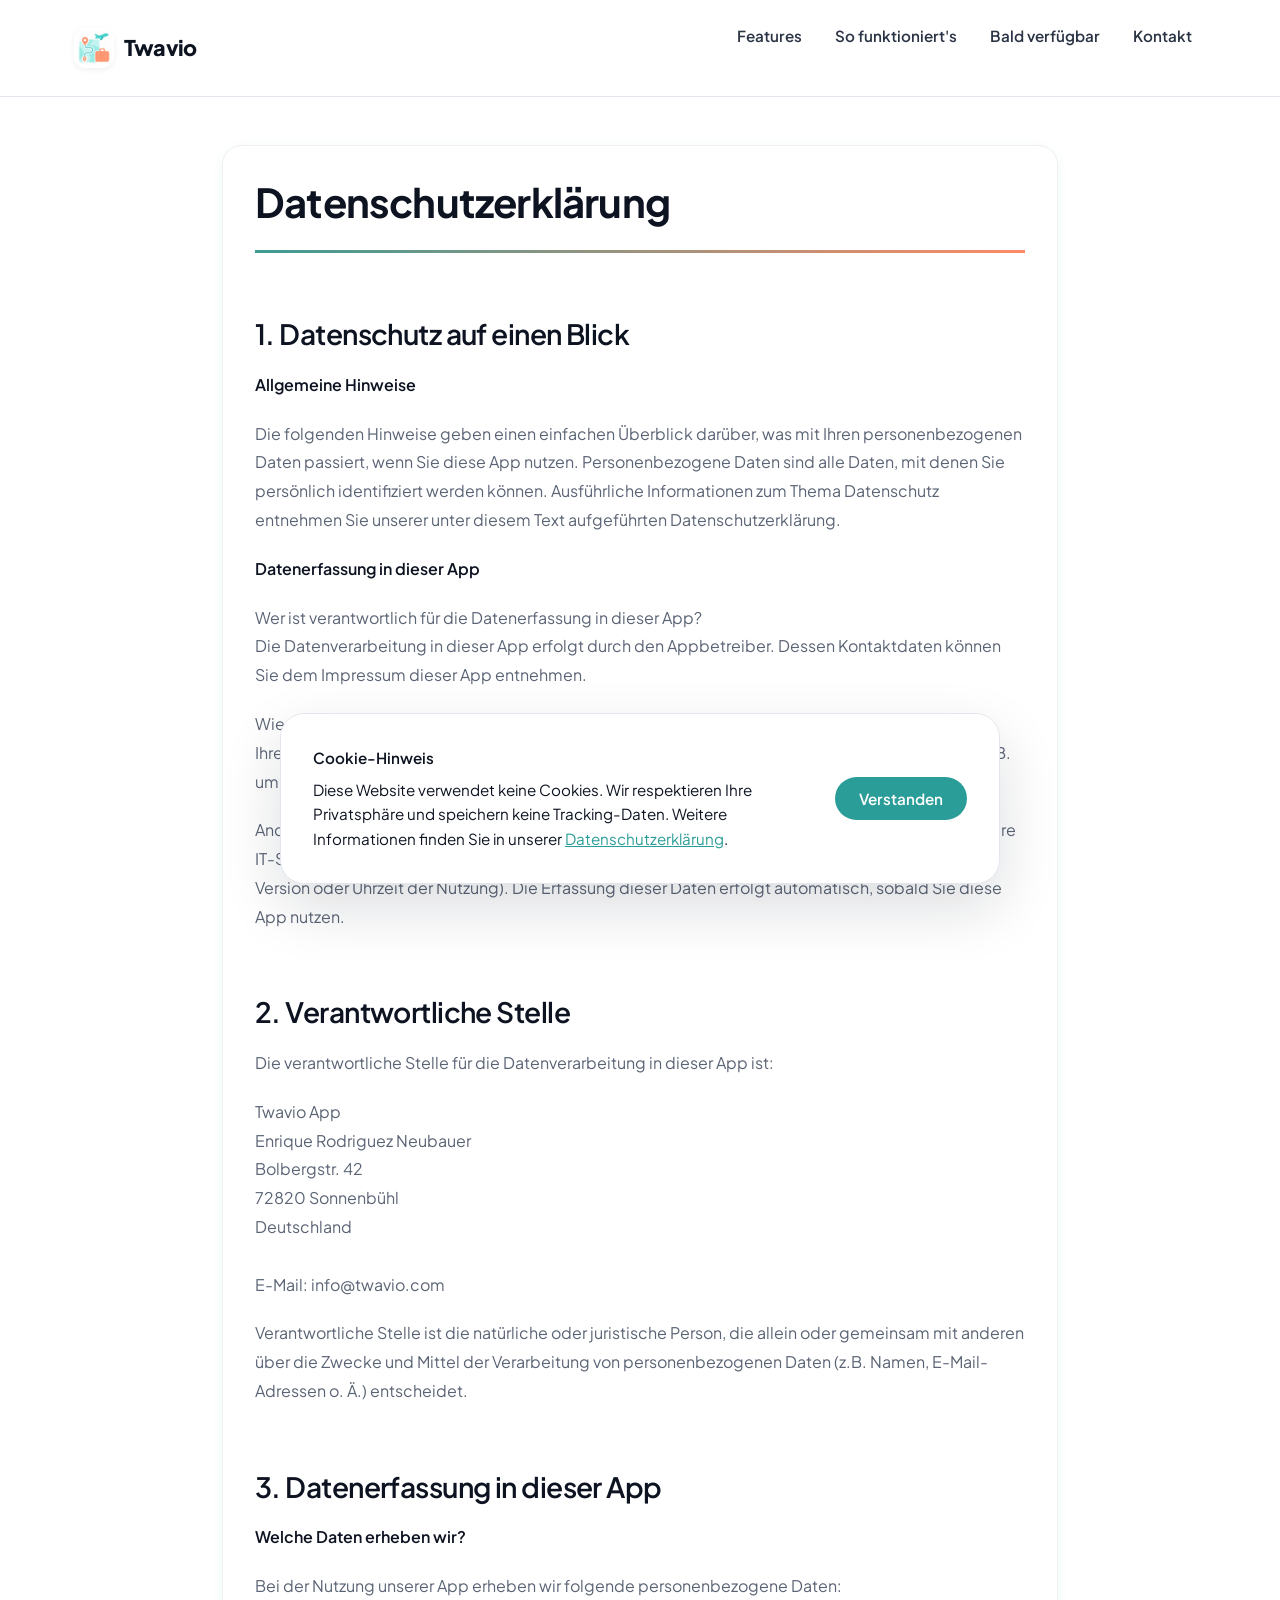
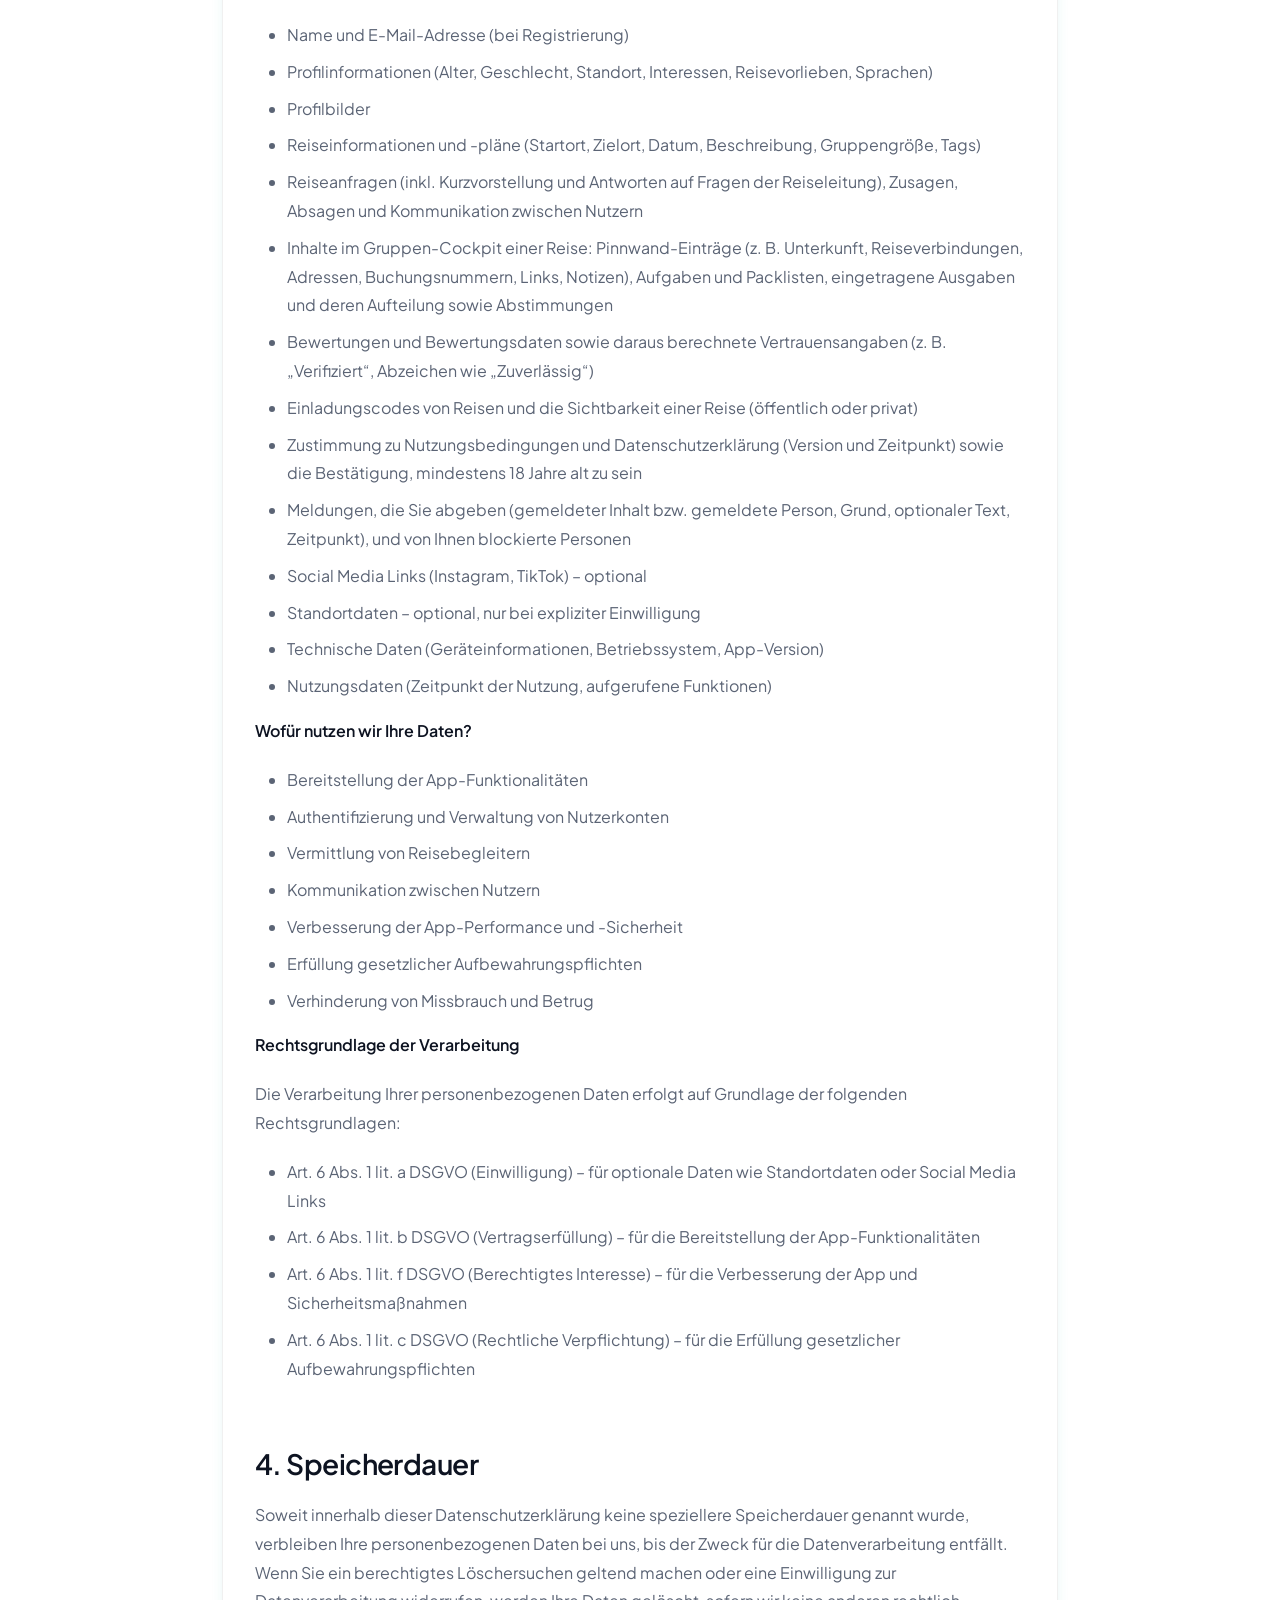
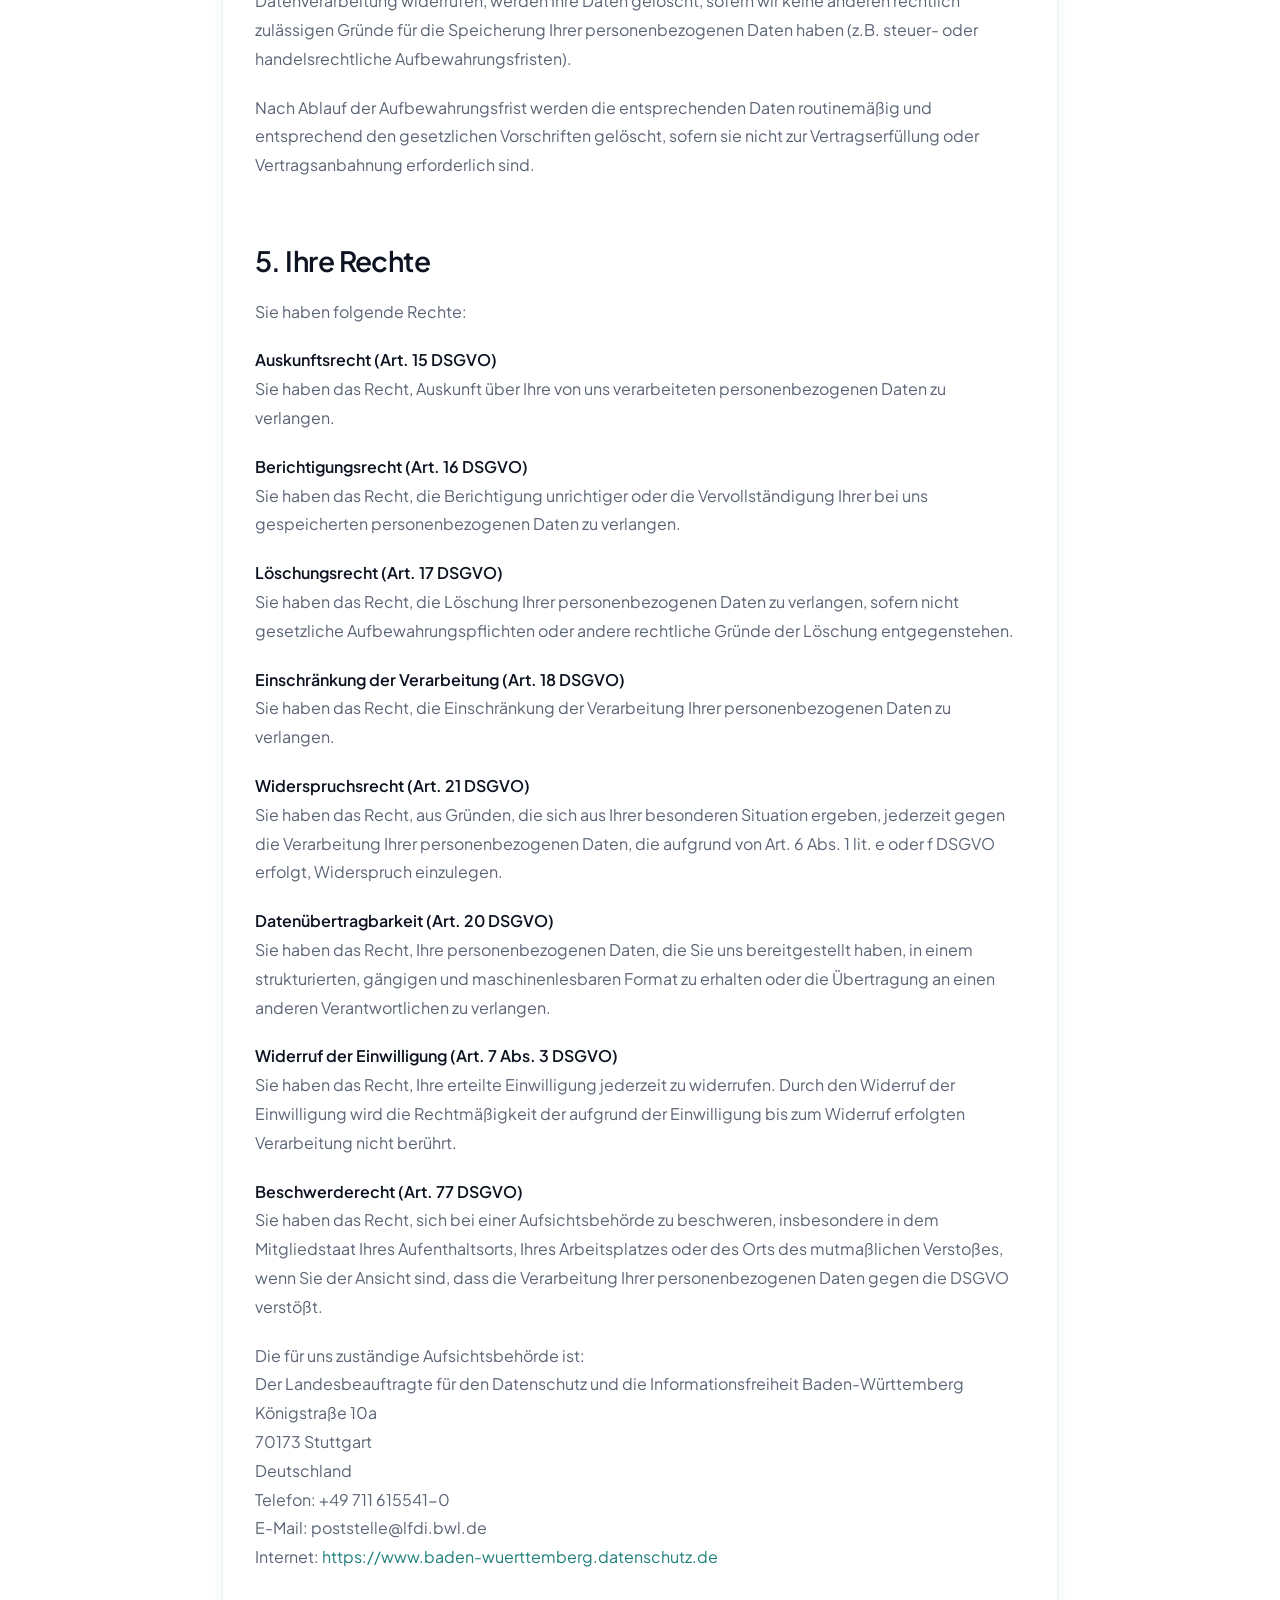
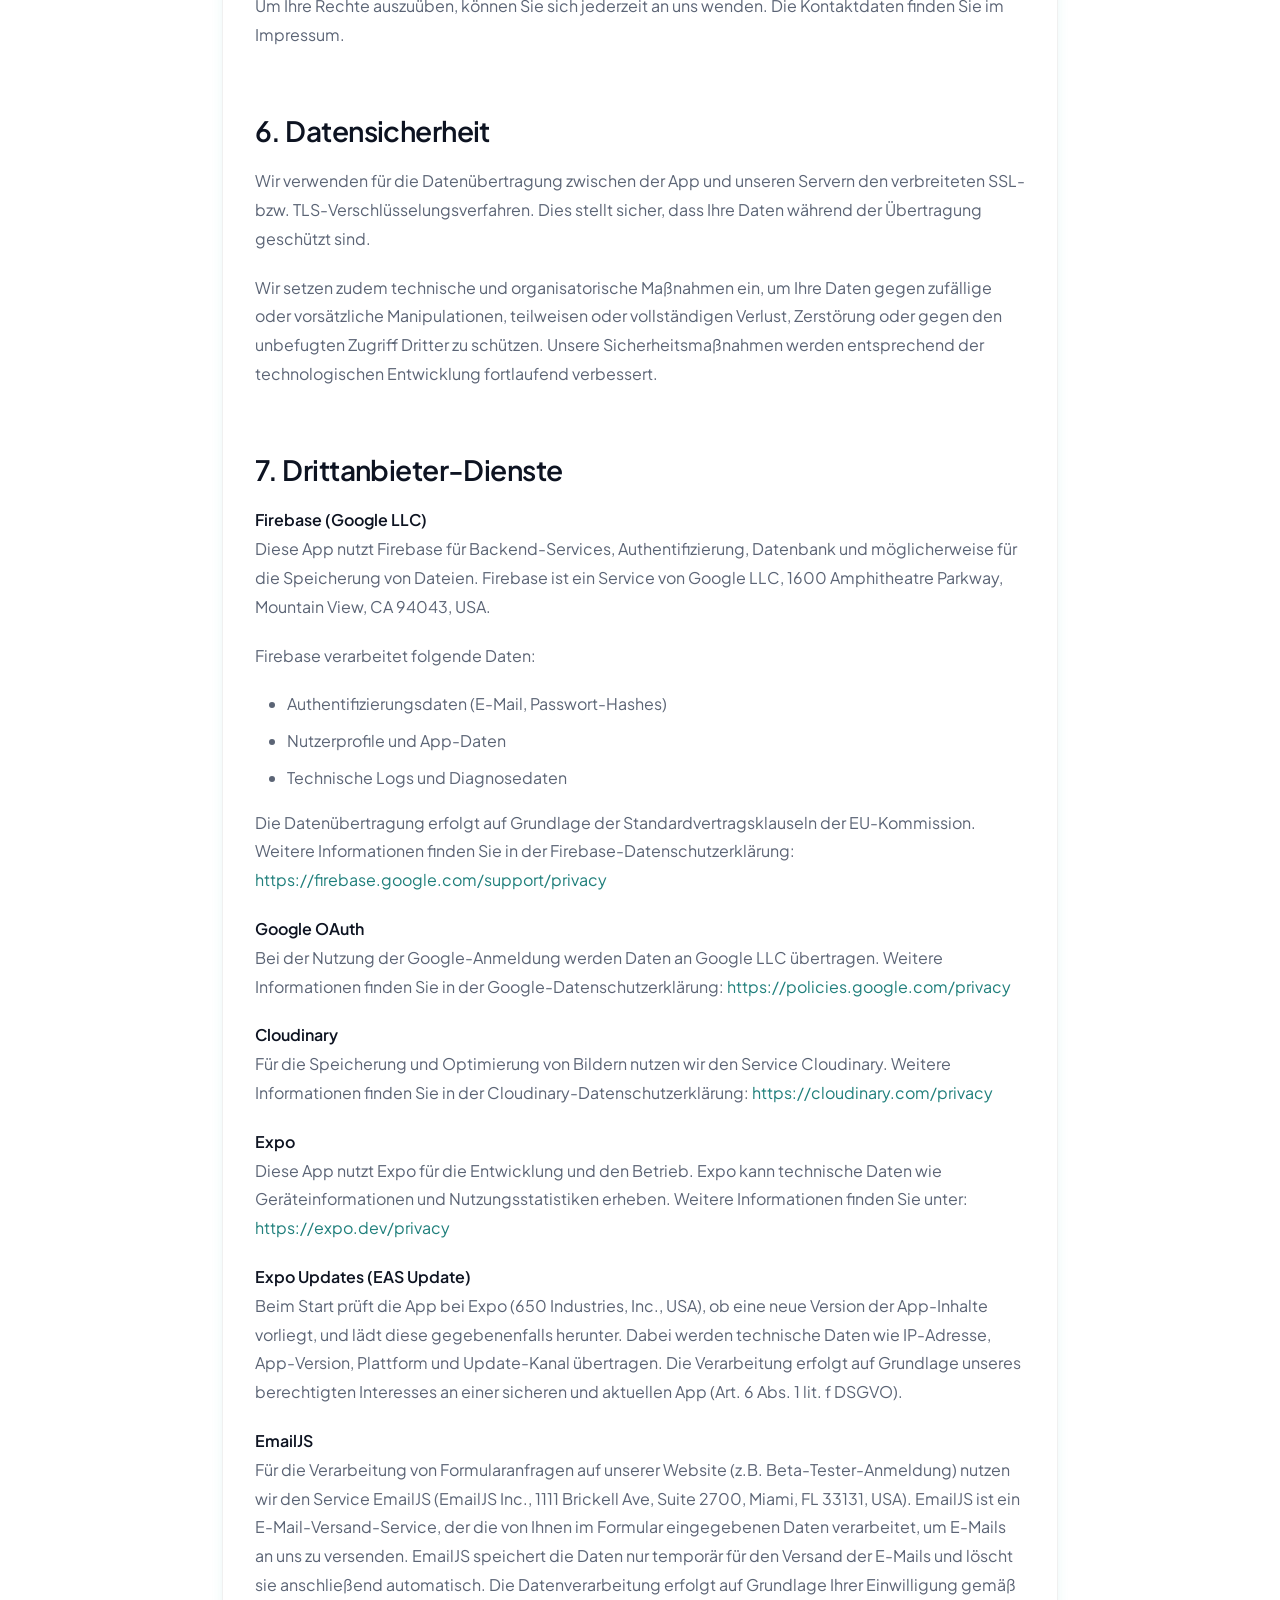
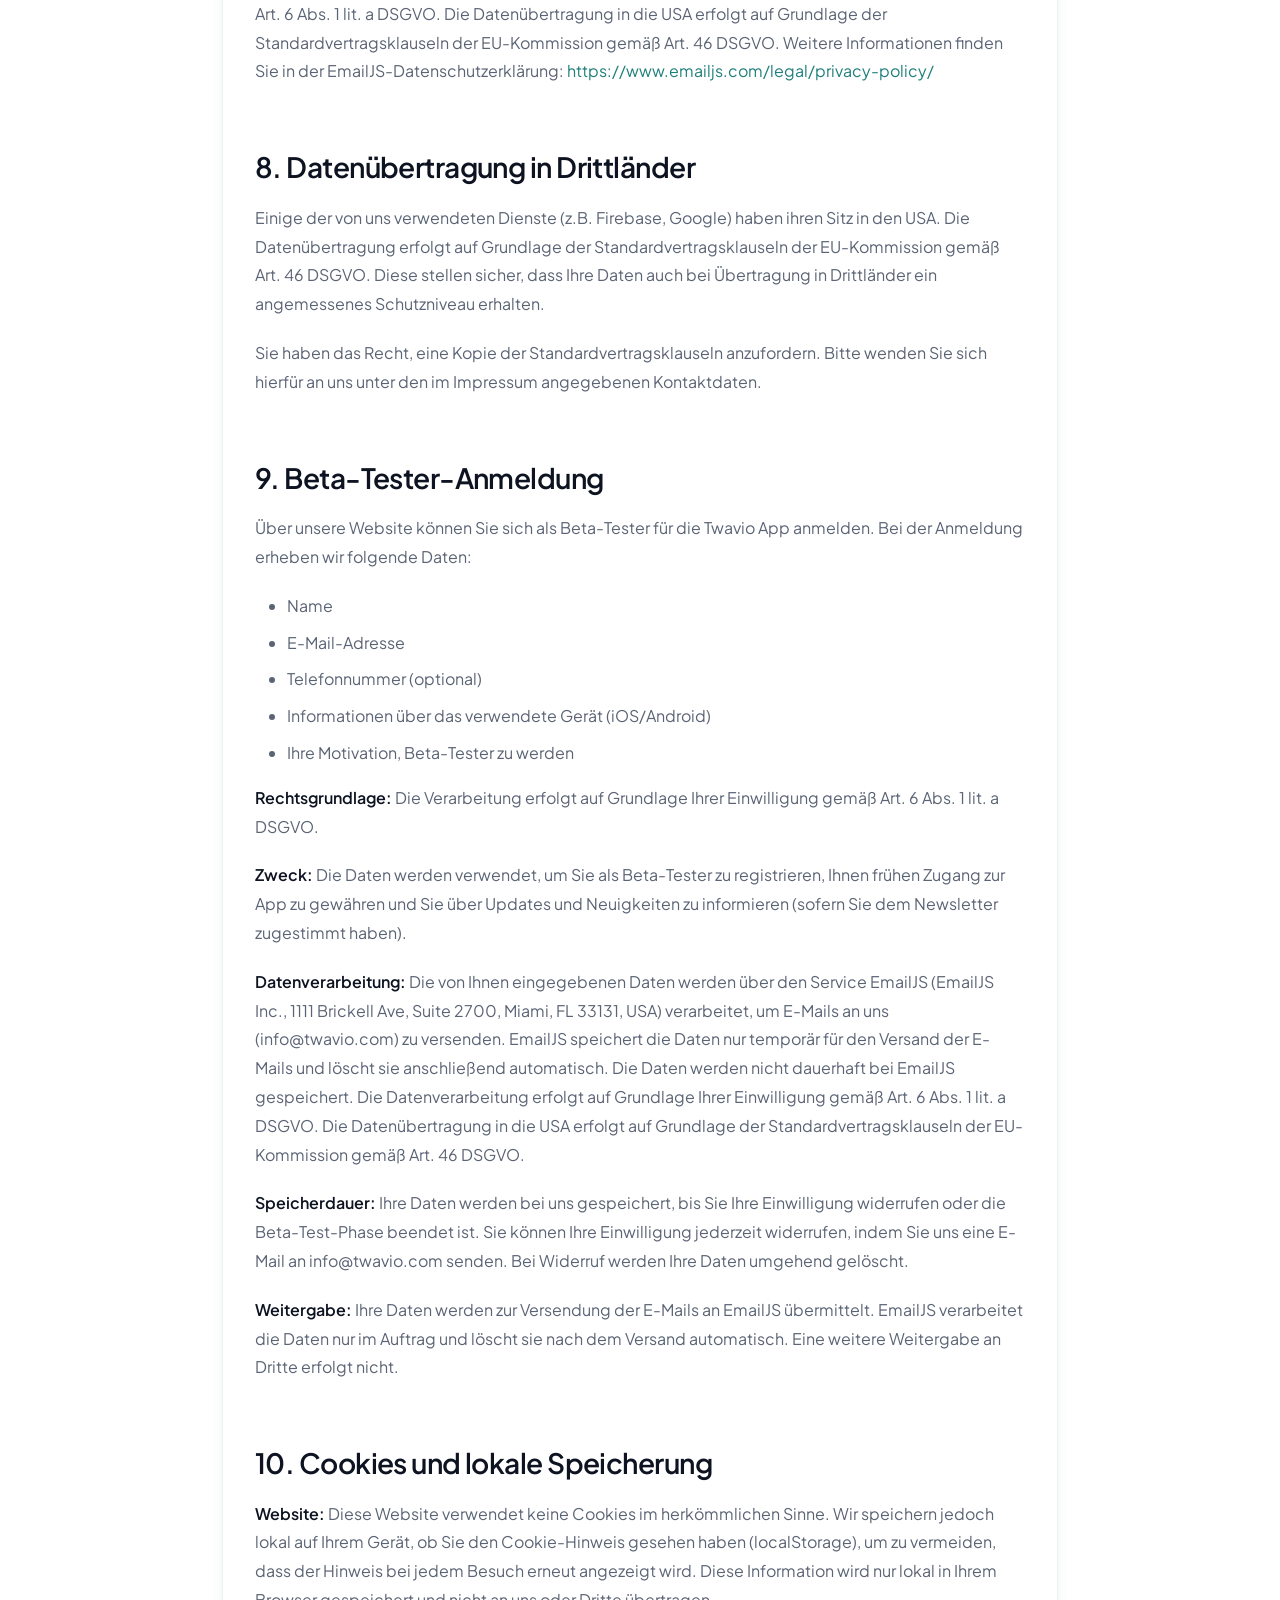
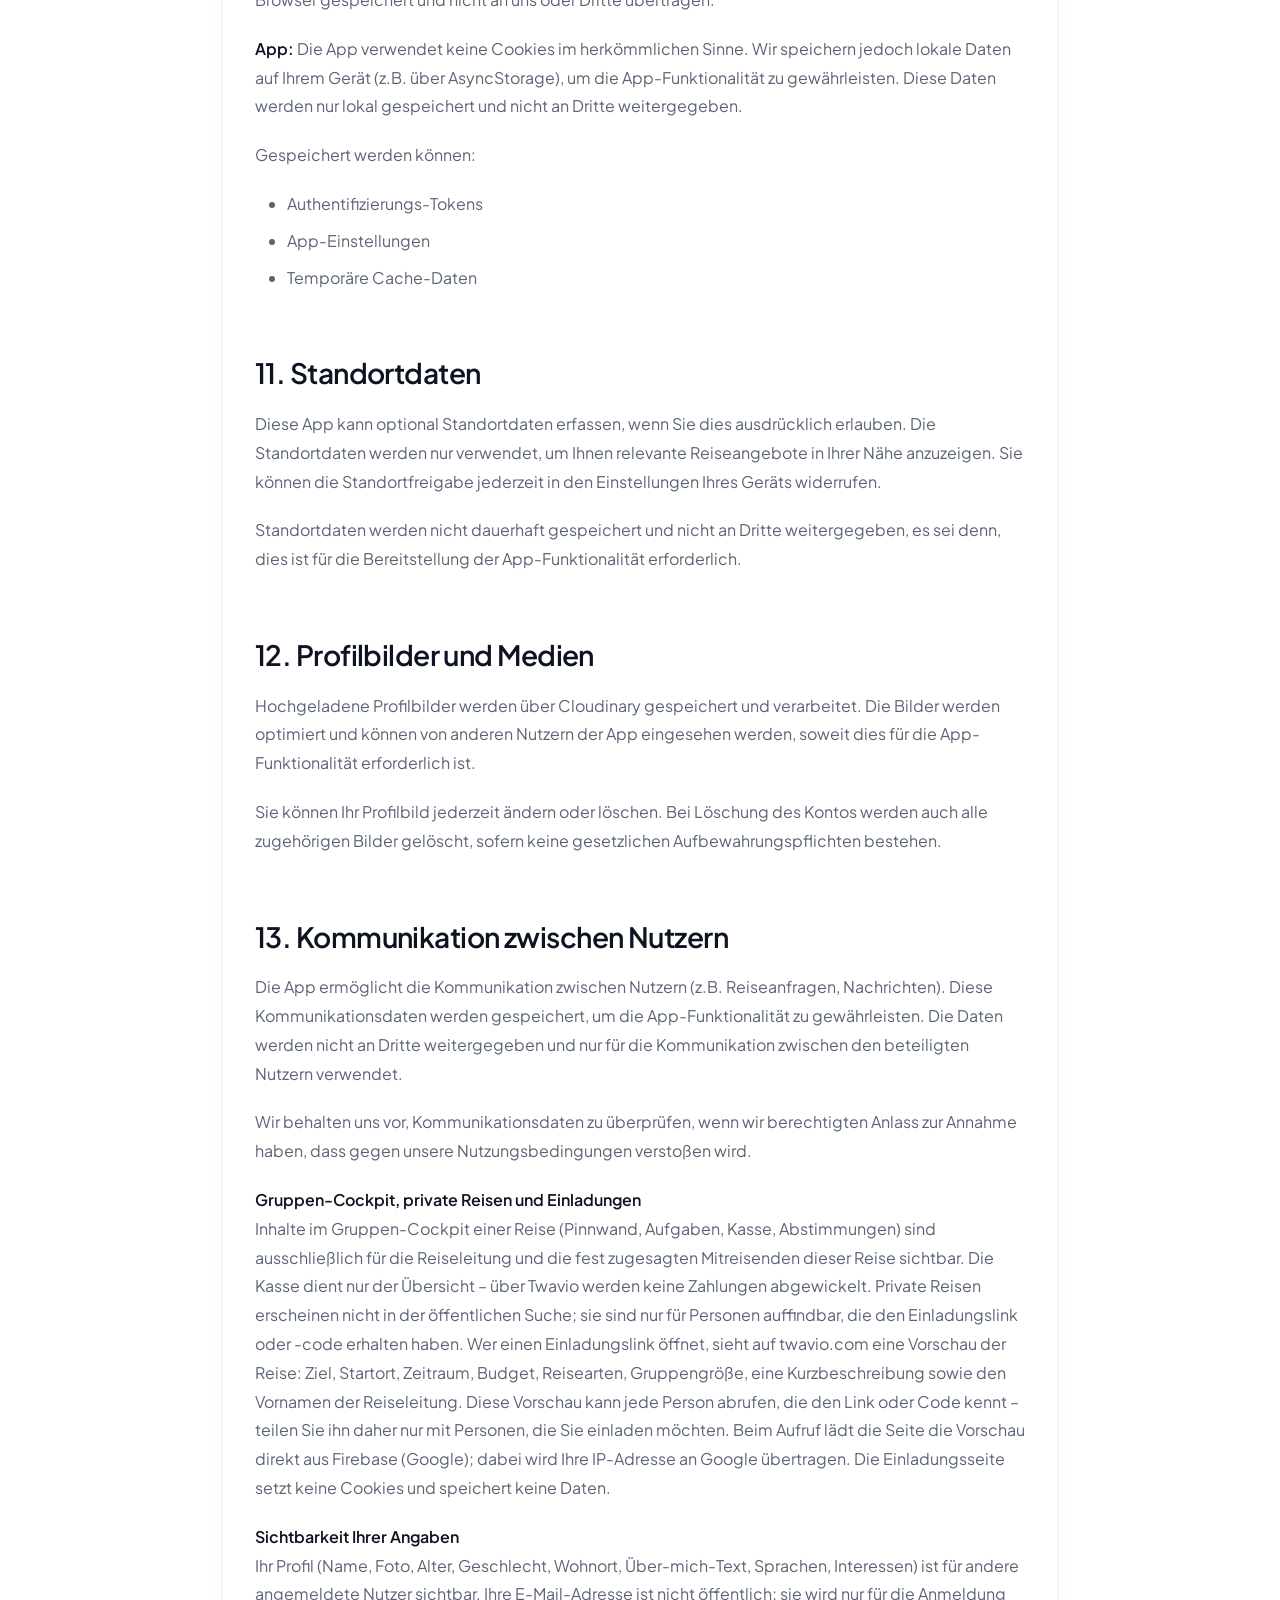
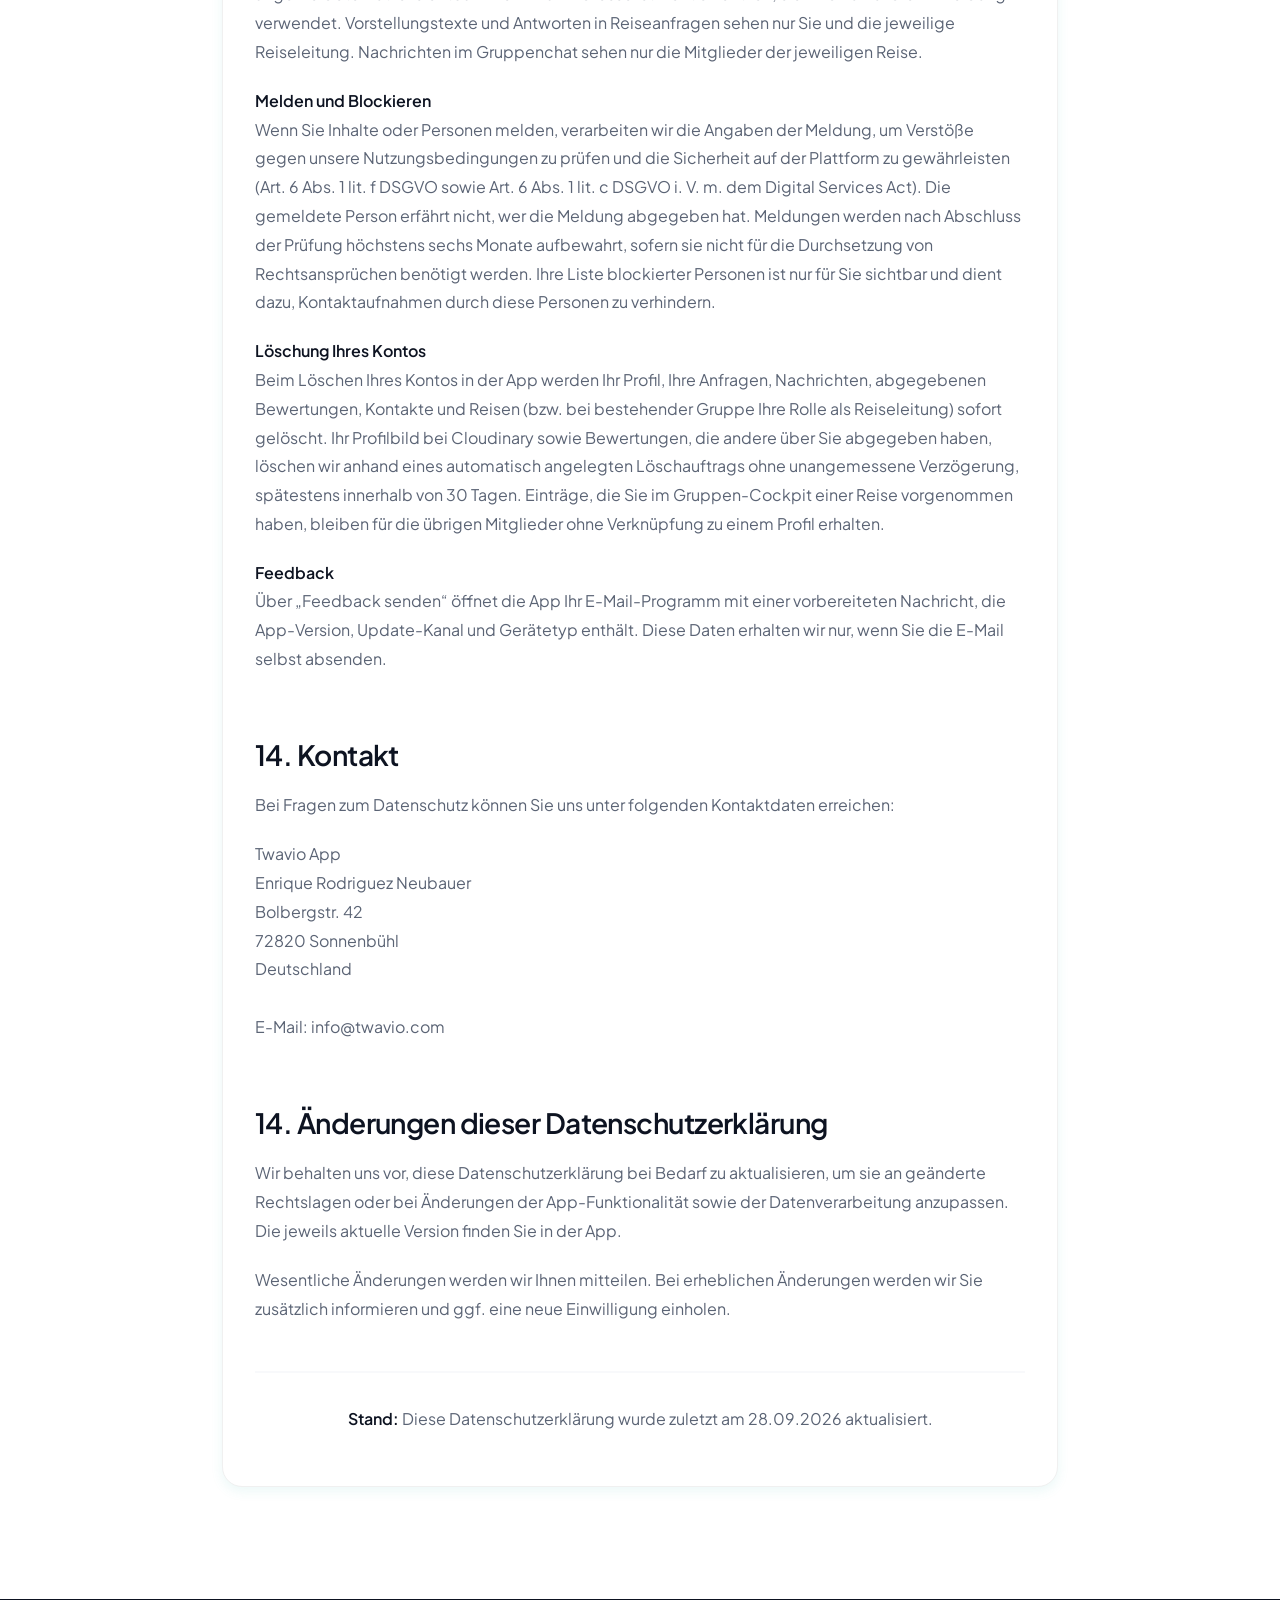
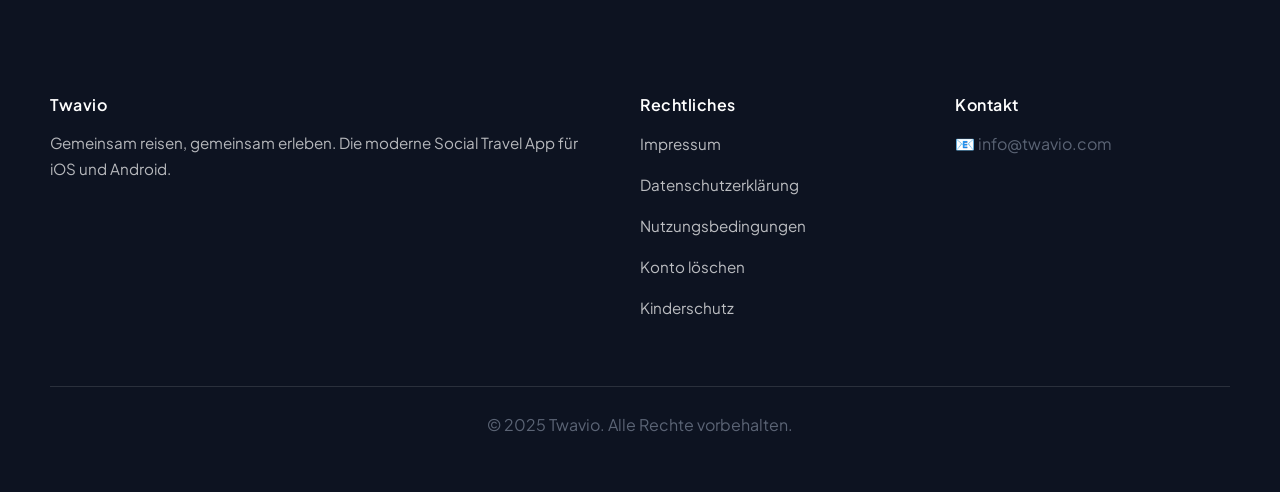
<file: datenschutz.html>
<!DOCTYPE html>
<html lang="de">
<head>
    <meta charset="UTF-8">
    <meta name="viewport" content="width=device-width, initial-scale=1.0">
    <meta name="description" content="Datenschutzerklärung für die Twavio App - DSGVO-konform und transparent">
    <title>Datenschutzerklärung - Twavio</title>
    <link rel="icon" type="image/svg+xml" href="favicon.svg">
    <link rel="alternate icon" href="favicon.ico">
    <link rel="apple-touch-icon" href="favicon.svg">
    <style>
        * {
            margin: 0;
            padding: 0;
            box-sizing: border-box;
        }
        
        :root {
            /* Base Colors */
            --background: #F9F9F9;
            --background-secondary: #F5F5F5;
            --card: #ffffff;
            --card-hover: #F0F8FF;
            
            /* Primary Brand Colors */
            --primary-color: #3BB7B2;
            --primary-light: #A7E0E3;
            --primary-dark: #2A9D98;
            
            /* Secondary Colors */
            --secondary-color: #FF8A65;
            --secondary-light: #FFB299;
            --secondary-dark: #FF7043;
            
            /* Text Colors */
            --text-dark: #333333;
            --text-gray: #666666;
            --text-light: #999999;
            --text-inverse: #ffffff;
            
            /* Accent Colors */
            --accent: #3BB7B2;
            --accent-light: #A7E0E3;
            --success: #4CAF50;
            --warning: #FF9800;
            --error: #FF6B6B;
            
            /* Border Colors */
            --border: #E0E0E0;
            --border-light: #F0F0F0;
            --border-dark: #CCCCCC;
            
            /* Background Colors */
            --bg-light: #F9F9F9;
            --bg-white: #ffffff;
            
            /* Shadow Colors */
            --shadow-light-color: rgba(59, 183, 178, 0.08);
            --shadow-medium-color: rgba(59, 183, 178, 0.12);
            --shadow-dark-color: rgba(59, 183, 178, 0.16);
            
            /* Shadow System */
            --shadow-light: 0 1px 2px var(--shadow-light-color);
            --shadow-medium: 0 2px 4px var(--shadow-medium-color);
            --shadow-large: 0 4px 8px var(--shadow-dark-color);
            --shadow-xlarge: 0 8px 16px var(--shadow-dark-color);
            --shadow: var(--shadow-large);
            --shadow-lg: var(--shadow-xlarge);
            
            /* Gradient */
            --gradient-start: #3BB7B2;
            --gradient-end: #FF8A65;
            --gradient-secondary-start: #A7E0E3;
            --gradient-secondary-end: #FFB299;
            
            /* Signature Gradients */
            --gradient-primary: linear-gradient(135deg, var(--gradient-start) 0%, var(--gradient-end) 100%);
            --gradient-secondary: linear-gradient(135deg, var(--gradient-secondary-start) 0%, var(--gradient-secondary-end) 100%);
            --gradient-subtle: linear-gradient(135deg, var(--background) 0%, var(--background-secondary) 100%);
            
            /* Spacing System */
            --spacing-xs: 4px;
            --spacing-sm: 8px;
            --spacing-md: 12px;
            --spacing-lg: 16px;
            --spacing-xl: 20px;
            --spacing-2xl: 24px;
            --spacing-3xl: 32px;
            --spacing-4xl: 40px;
            --spacing-5xl: 48px;
            
            /* Border Radius */
            --radius-button: 28px;
            --radius-card: 20px;
            --radius-input: 28px;
            --radius-small: 8px;
            --radius-medium: 12px;
            --radius-large: 16px;
        }
        
        html {
            scroll-behavior: smooth;
        }
        
        body {
            font-family: -apple-system, BlinkMacSystemFont, 'Segoe UI', Roboto, 'Helvetica Neue', Arial, sans-serif;
            line-height: 1.7;
            color: var(--text-dark);
            background-color: var(--background);
            padding-top: 80px;
            font-size: 16px;
            -webkit-font-smoothing: antialiased;
            -moz-osx-font-smoothing: grayscale;
        }
        
        /* Navigation */
        nav {
            position: fixed;
            top: 0;
            left: 0;
            right: 0;
            background: rgba(255, 255, 255, 0.98);
            backdrop-filter: blur(20px);
            -webkit-backdrop-filter: blur(20px);
            box-shadow: 0 1px 3px rgba(0, 0, 0, 0.08);
            z-index: 1000;
            padding: 1.25rem 2rem;
            border-bottom: 1px solid var(--border-light);
        }
        
        .nav-container {
            max-width: 1200px;
            margin: 0 auto;
            display: flex;
            justify-content: space-between;
            align-items: center;
        }
        
        .logo {
            font-size: 1.5rem;
            font-weight: 700;
            display: flex;
            align-items: center;
            gap: 0.75rem;
            text-decoration: none;
            color: var(--text-dark);
        }
        
        .logo-img {
            width: 40px;
            height: 40px;
            object-fit: contain;
            display: block;
        }
        
        .logo-emoji {
            font-style: normal;
            font-size: 1.4rem;
        }
        
        .logo-text {
            background: linear-gradient(135deg, var(--primary-color), var(--secondary-color));
            -webkit-background-clip: text;
            -webkit-text-fill-color: transparent;
            background-clip: text;
            letter-spacing: -0.5px;
        }
        
        .nav-links {
            display: flex;
            gap: 2.5rem;
            list-style: none;
            align-items: center;
        }
        
        .nav-links a {
            text-decoration: none;
            color: var(--text-gray);
            font-weight: 500;
            font-size: 0.95rem;
            transition: all 0.3s ease;
            position: relative;
            padding: 0.5rem 0;
        }
        
        .nav-links a::after {
            content: '';
            position: absolute;
            bottom: 0;
            left: 0;
            width: 0;
            height: 2px;
            background: var(--gradient-primary);
            transition: width 0.3s ease;
        }
        
        .nav-links a:hover {
            color: var(--primary-color);
        }
        
        .nav-links a:hover::after {
            width: 100%;
        }
        
        .mobile-menu-btn {
            display: none;
            background: none;
            border: none;
            font-size: 1.5rem;
            cursor: pointer;
            color: var(--text-dark);
        }
        
        /* Main Content */
        .main-content {
            max-width: 900px;
            margin: 0 auto;
            padding: 3rem 2rem;
        }
        
        /* Signature Card Style - Web optimiert */
        .card {
            background: var(--card);
            border-radius: 20px;
            box-shadow: 0 4px 12px rgba(59, 183, 178, 0.1);
            border: 1px solid var(--border-light);
            transition: all 0.3s ease;
        }
        
        .container {
            background: var(--card);
            padding: var(--spacing-3xl);
            border-radius: 20px;
            box-shadow: 0 4px 12px rgba(59, 183, 178, 0.1);
            border: 1px solid var(--border-light);
        }
        
        h1 {
            color: var(--text-dark);
            font-size: clamp(2rem, 4vw, 2.5rem);
            font-weight: 700;
            margin-bottom: 1.5rem;
            padding-bottom: 1.5rem;
            border-bottom: 3px solid;
            border-image: linear-gradient(135deg, var(--primary-color), var(--secondary-color)) 1;
            letter-spacing: -0.5px;
            line-height: 1.2;
        }
        
        h2 {
            color: var(--text-dark);
            font-size: clamp(1.3rem, 2.5vw, 1.75rem);
            font-weight: 600;
            margin-top: 3rem;
            margin-bottom: 1.25rem;
            padding-top: 1rem;
            letter-spacing: -0.3px;
        }
        
        h3 {
            color: var(--text-dark);
            font-size: 1.2rem;
            font-weight: 600;
            margin-top: 2rem;
            margin-bottom: 0.75rem;
        }
        
        p {
            margin-bottom: 1.25rem;
            color: var(--text-gray);
            line-height: 1.8;
            font-size: 1rem;
        }
        
        ul, ol {
            margin-bottom: 1rem;
            padding-left: 2rem;
            color: var(--text-gray);
        }
        
        li {
            margin-bottom: 0.5rem;
            line-height: 1.8;
        }
        
        strong {
            color: var(--text-dark);
            font-weight: 600;
        }
        
        a {
            color: var(--primary-color);
            text-decoration: none;
            transition: color 0.3s ease;
        }
        
        a:hover {
            color: var(--secondary-color);
            text-decoration: underline;
        }
        
        .footer {
            margin-top: 3rem;
            padding-top: 2rem;
            border-top: 2px solid var(--bg-light);
            font-size: 0.9rem;
            color: var(--text-light);
            text-align: center;
        }
        
        /* Footer - Professioneller */
        footer {
            background: linear-gradient(135deg, #1a1a1a 0%, #2d2d2d 100%);
            color: white;
            padding: 4rem 2rem 2rem;
            margin-top: 4rem;
        }
        
        .footer-content {
            max-width: 1200px;
            margin: 0 auto;
            display: grid;
            grid-template-columns: repeat(auto-fit, minmax(250px, 1fr));
            gap: 3rem;
            margin-bottom: 3rem;
        }
        
        .footer-section h3 {
            margin-bottom: 1.5rem;
            font-size: 1.1rem;
            font-weight: 600;
            color: white;
            letter-spacing: 0.5px;
        }
        
        .footer-section p {
            color: rgba(255, 255, 255, 0.7);
            line-height: 1.7;
            font-size: 0.95rem;
        }
        
        .footer-section ul {
            list-style: none;
            padding: 0;
        }
        
        .footer-section ul li {
            margin-bottom: 0.75rem;
        }
        
        .footer-section a {
            color: rgba(255, 255, 255, 0.7);
            text-decoration: none;
            transition: all 0.3s ease;
            font-size: 0.95rem;
            display: inline-block;
        }
        
        .footer-section a:hover {
            color: var(--primary-light);
            transform: translateX(4px);
        }
        
        .footer-bottom {
            text-align: center;
            padding-top: 2.5rem;
            border-top: 1px solid rgba(255, 255, 255, 0.1);
            color: rgba(255, 255, 255, 0.5);
            font-size: 0.9rem;
        }
        
        /* Responsive */
        @media (max-width: 768px) {
            .nav-links {
                display: none;
            }
            
            .mobile-menu-btn {
                display: block;
            }
            
            .main-content {
                padding: 2rem 1rem;
            }
            
            .container {
                padding: 2rem 1.5rem;
            }
            
            h1 {
                font-size: 2rem;
            }
            
            h2 {
                font-size: 1.3rem;
            }
        }
    </style>
    <link rel="stylesheet" href="twavio.css">
</head>
<body>
    <!-- Navigation -->
    <nav>
        <div class="nav-container">
            <a href="index.html#hero" class="logo"><img src="app-icon-new.png" alt="Twavio Logo" class="logo-img"><span class="logo-text">Twavio</span></a>
            <ul class="nav-links">
                <li><a href="index.html#features">Features</a></li>
                <li><a href="index.html#how-it-works">So funktioniert's</a></li>
                <li><a href="index.html#download">Bald verfügbar</a></li>
                <li><a href="index.html#contact">Kontakt</a></li>
            </ul>
            <button class="mobile-menu-btn">☰</button>
        </div>
    </nav>

    <!-- Main Content -->
    <div class="main-content">
        <div class="container">
            <h1>Datenschutzerklärung</h1>
            
            <h2>1. Datenschutz auf einen Blick</h2>
            <p><strong>Allgemeine Hinweise</strong></p>
            <p>Die folgenden Hinweise geben einen einfachen Überblick darüber, was mit Ihren personenbezogenen Daten passiert, wenn Sie diese App nutzen. Personenbezogene Daten sind alle Daten, mit denen Sie persönlich identifiziert werden können. Ausführliche Informationen zum Thema Datenschutz entnehmen Sie unserer unter diesem Text aufgeführten Datenschutzerklärung.</p>
            
            <p><strong>Datenerfassung in dieser App</strong></p>
            <p>Wer ist verantwortlich für die Datenerfassung in dieser App?<br>
            Die Datenverarbeitung in dieser App erfolgt durch den Appbetreiber. Dessen Kontaktdaten können Sie dem Impressum dieser App entnehmen.</p>
            
            <p>Wie erfassen wir Ihre Daten?<br>
            Ihre Daten werden zum einen dadurch erhoben, dass Sie uns diese mitteilen. Hierbei kann es sich z.B. um Daten handeln, die Sie in ein Kontaktformular eingeben oder bei der Registrierung angeben.</p>
            
            <p>Andere Daten werden automatisch oder nach Ihrer Einwilligung bei der Nutzung der App durch unsere IT-Systeme erfasst. Das sind vor allem technische Daten (z.B. Gerätetyp, Betriebssystem, App-Version oder Uhrzeit der Nutzung). Die Erfassung dieser Daten erfolgt automatisch, sobald Sie diese App nutzen.</p>
            
            <h2>2. Verantwortliche Stelle</h2>
            <p>Die verantwortliche Stelle für die Datenverarbeitung in dieser App ist:</p>
            <p>
                Twavio App<br>
                Enrique Rodriguez Neubauer<br>
                Bolbergstr. 42<br>
                72820 Sonnenbühl<br>
                Deutschland<br><br>
                E-Mail: info@twavio.com
            </p>
            <p>Verantwortliche Stelle ist die natürliche oder juristische Person, die allein oder gemeinsam mit anderen über die Zwecke und Mittel der Verarbeitung von personenbezogenen Daten (z.B. Namen, E-Mail-Adressen o. Ä.) entscheidet.</p>
            
            <h2>3. Datenerfassung in dieser App</h2>
            <p><strong>Welche Daten erheben wir?</strong></p>
            <p>Bei der Nutzung unserer App erheben wir folgende personenbezogene Daten:</p>
            <ul>
                <li>Name und E-Mail-Adresse (bei Registrierung)</li>
                <li>Profilinformationen (Alter, Geschlecht, Standort, Interessen, Reisevorlieben, Sprachen)</li>
                <li>Profilbilder</li>
                <li>Reiseinformationen und -pläne (Startort, Zielort, Datum, Beschreibung, Gruppengröße, Tags)</li>
                <li>Reiseanfragen (inkl. Kurzvorstellung und Antworten auf Fragen der Reiseleitung), Zusagen, Absagen und Kommunikation zwischen Nutzern</li>
                <li>Inhalte im Gruppen-Cockpit einer Reise: Pinnwand-Einträge (z.&nbsp;B. Unterkunft, Reiseverbindungen, Adressen, Buchungsnummern, Links, Notizen), Aufgaben und Packlisten, eingetragene Ausgaben und deren Aufteilung sowie Abstimmungen</li>
                <li>Bewertungen und Bewertungsdaten sowie daraus berechnete Vertrauensangaben (z.&nbsp;B. „Verifiziert“, Abzeichen wie „Zuverlässig“)</li>
                <li>Einladungscodes von Reisen und die Sichtbarkeit einer Reise (öffentlich oder privat)</li>
                <li>Zustimmung zu Nutzungsbedingungen und Datenschutzerklärung (Version und Zeitpunkt) sowie die Bestätigung, mindestens 18 Jahre alt zu sein</li>
                <li>Meldungen, die Sie abgeben (gemeldeter Inhalt bzw. gemeldete Person, Grund, optionaler Text, Zeitpunkt), und von Ihnen blockierte Personen</li>
                <li>Social Media Links (Instagram, TikTok) – optional</li>
                <li>Standortdaten – optional, nur bei expliziter Einwilligung</li>
                <li>Technische Daten (Geräteinformationen, Betriebssystem, App-Version)</li>
                <li>Nutzungsdaten (Zeitpunkt der Nutzung, aufgerufene Funktionen)</li>
            </ul>
            
            <p><strong>Wofür nutzen wir Ihre Daten?</strong></p>
            <ul>
                <li>Bereitstellung der App-Funktionalitäten</li>
                <li>Authentifizierung und Verwaltung von Nutzerkonten</li>
                <li>Vermittlung von Reisebegleitern</li>
                <li>Kommunikation zwischen Nutzern</li>
                <li>Verbesserung der App-Performance und -Sicherheit</li>
                <li>Erfüllung gesetzlicher Aufbewahrungspflichten</li>
                <li>Verhinderung von Missbrauch und Betrug</li>
            </ul>
            
            <p><strong>Rechtsgrundlage der Verarbeitung</strong></p>
            <p>Die Verarbeitung Ihrer personenbezogenen Daten erfolgt auf Grundlage der folgenden Rechtsgrundlagen:</p>
            <ul>
                <li>Art. 6 Abs. 1 lit. a DSGVO (Einwilligung) – für optionale Daten wie Standortdaten oder Social Media Links</li>
                <li>Art. 6 Abs. 1 lit. b DSGVO (Vertragserfüllung) – für die Bereitstellung der App-Funktionalitäten</li>
                <li>Art. 6 Abs. 1 lit. f DSGVO (Berechtigtes Interesse) – für die Verbesserung der App und Sicherheitsmaßnahmen</li>
                <li>Art. 6 Abs. 1 lit. c DSGVO (Rechtliche Verpflichtung) – für die Erfüllung gesetzlicher Aufbewahrungspflichten</li>
            </ul>
            
            <h2>4. Speicherdauer</h2>
            <p>Soweit innerhalb dieser Datenschutzerklärung keine speziellere Speicherdauer genannt wurde, verbleiben Ihre personenbezogenen Daten bei uns, bis der Zweck für die Datenverarbeitung entfällt. Wenn Sie ein berechtigtes Löschersuchen geltend machen oder eine Einwilligung zur Datenverarbeitung widerrufen, werden Ihre Daten gelöscht, sofern wir keine anderen rechtlich zulässigen Gründe für die Speicherung Ihrer personenbezogenen Daten haben (z.B. steuer- oder handelsrechtliche Aufbewahrungsfristen).</p>
            <p>Nach Ablauf der Aufbewahrungsfrist werden die entsprechenden Daten routinemäßig und entsprechend den gesetzlichen Vorschriften gelöscht, sofern sie nicht zur Vertragserfüllung oder Vertragsanbahnung erforderlich sind.</p>
            
            <h2>5. Ihre Rechte</h2>
            <p>Sie haben folgende Rechte:</p>
            
            <p><strong>Auskunftsrecht (Art. 15 DSGVO)</strong><br>
            Sie haben das Recht, Auskunft über Ihre von uns verarbeiteten personenbezogenen Daten zu verlangen.</p>
            
            <p><strong>Berichtigungsrecht (Art. 16 DSGVO)</strong><br>
            Sie haben das Recht, die Berichtigung unrichtiger oder die Vervollständigung Ihrer bei uns gespeicherten personenbezogenen Daten zu verlangen.</p>
            
            <p><strong>Löschungsrecht (Art. 17 DSGVO)</strong><br>
            Sie haben das Recht, die Löschung Ihrer personenbezogenen Daten zu verlangen, sofern nicht gesetzliche Aufbewahrungspflichten oder andere rechtliche Gründe der Löschung entgegenstehen.</p>
            
            <p><strong>Einschränkung der Verarbeitung (Art. 18 DSGVO)</strong><br>
            Sie haben das Recht, die Einschränkung der Verarbeitung Ihrer personenbezogenen Daten zu verlangen.</p>
            
            <p><strong>Widerspruchsrecht (Art. 21 DSGVO)</strong><br>
            Sie haben das Recht, aus Gründen, die sich aus Ihrer besonderen Situation ergeben, jederzeit gegen die Verarbeitung Ihrer personenbezogenen Daten, die aufgrund von Art. 6 Abs. 1 lit. e oder f DSGVO erfolgt, Widerspruch einzulegen.</p>
            
            <p><strong>Datenübertragbarkeit (Art. 20 DSGVO)</strong><br>
            Sie haben das Recht, Ihre personenbezogenen Daten, die Sie uns bereitgestellt haben, in einem strukturierten, gängigen und maschinenlesbaren Format zu erhalten oder die Übertragung an einen anderen Verantwortlichen zu verlangen.</p>
            
            <p><strong>Widerruf der Einwilligung (Art. 7 Abs. 3 DSGVO)</strong><br>
            Sie haben das Recht, Ihre erteilte Einwilligung jederzeit zu widerrufen. Durch den Widerruf der Einwilligung wird die Rechtmäßigkeit der aufgrund der Einwilligung bis zum Widerruf erfolgten Verarbeitung nicht berührt.</p>
            
            <p><strong>Beschwerderecht (Art. 77 DSGVO)</strong><br>
            Sie haben das Recht, sich bei einer Aufsichtsbehörde zu beschweren, insbesondere in dem Mitgliedstaat Ihres Aufenthaltsorts, Ihres Arbeitsplatzes oder des Orts des mutmaßlichen Verstoßes, wenn Sie der Ansicht sind, dass die Verarbeitung Ihrer personenbezogenen Daten gegen die DSGVO verstößt.</p>
            
            <p>Die für uns zuständige Aufsichtsbehörde ist:<br>
            Der Landesbeauftragte für den Datenschutz und die Informationsfreiheit Baden-Württemberg<br>
            Königstraße 10a<br>
            70173 Stuttgart<br>
            Deutschland<br>
            Telefon: +49 711 615541-0<br>
            E-Mail: poststelle@lfdi.bwl.de<br>
            Internet: <a href="https://www.baden-wuerttemberg.datenschutz.de" target="_blank" rel="noopener">https://www.baden-wuerttemberg.datenschutz.de</a></p>
            
            <p>Um Ihre Rechte auszuüben, können Sie sich jederzeit an uns wenden. Die Kontaktdaten finden Sie im Impressum.</p>
            
            <h2>6. Datensicherheit</h2>
            <p>Wir verwenden für die Datenübertragung zwischen der App und unseren Servern den verbreiteten SSL- bzw. TLS-Verschlüsselungsverfahren. Dies stellt sicher, dass Ihre Daten während der Übertragung geschützt sind.</p>
            <p>Wir setzen zudem technische und organisatorische Maßnahmen ein, um Ihre Daten gegen zufällige oder vorsätzliche Manipulationen, teilweisen oder vollständigen Verlust, Zerstörung oder gegen den unbefugten Zugriff Dritter zu schützen. Unsere Sicherheitsmaßnahmen werden entsprechend der technologischen Entwicklung fortlaufend verbessert.</p>
            
            <h2>7. Drittanbieter-Dienste</h2>
            <p><strong>Firebase (Google LLC)</strong><br>
            Diese App nutzt Firebase für Backend-Services, Authentifizierung, Datenbank und möglicherweise für die Speicherung von Dateien. Firebase ist ein Service von Google LLC, 1600 Amphitheatre Parkway, Mountain View, CA 94043, USA.</p>
            <p>Firebase verarbeitet folgende Daten:</p>
            <ul>
                <li>Authentifizierungsdaten (E-Mail, Passwort-Hashes)</li>
                <li>Nutzerprofile und App-Daten</li>
                <li>Technische Logs und Diagnosedaten</li>
            </ul>
            <p>Die Datenübertragung erfolgt auf Grundlage der Standardvertragsklauseln der EU-Kommission. Weitere Informationen finden Sie in der Firebase-Datenschutzerklärung: <a href="https://firebase.google.com/support/privacy" target="_blank" rel="noopener">https://firebase.google.com/support/privacy</a></p>
            
            <p><strong>Google OAuth</strong><br>
            Bei der Nutzung der Google-Anmeldung werden Daten an Google LLC übertragen. Weitere Informationen finden Sie in der Google-Datenschutzerklärung: <a href="https://policies.google.com/privacy" target="_blank" rel="noopener">https://policies.google.com/privacy</a></p>
            
            <p><strong>Cloudinary</strong><br>
            Für die Speicherung und Optimierung von Bildern nutzen wir den Service Cloudinary. Weitere Informationen finden Sie in der Cloudinary-Datenschutzerklärung: <a href="https://cloudinary.com/privacy" target="_blank" rel="noopener">https://cloudinary.com/privacy</a></p>
            
            <p><strong>Expo</strong><br>
            Diese App nutzt Expo für die Entwicklung und den Betrieb. Expo kann technische Daten wie Geräteinformationen und Nutzungsstatistiken erheben. Weitere Informationen finden Sie unter: <a href="https://expo.dev/privacy" target="_blank" rel="noopener">https://expo.dev/privacy</a></p>
            
            <p><strong>Expo Updates (EAS Update)</strong><br>
            Beim Start prüft die App bei Expo (650 Industries, Inc., USA), ob eine neue Version der App-Inhalte vorliegt, und lädt diese gegebenenfalls herunter. Dabei werden technische Daten wie IP-Adresse, App-Version, Plattform und Update-Kanal übertragen. Die Verarbeitung erfolgt auf Grundlage unseres berechtigten Interesses an einer sicheren und aktuellen App (Art. 6 Abs. 1 lit. f DSGVO).</p>

            <p><strong>EmailJS</strong><br>
            Für die Verarbeitung von Formularanfragen auf unserer Website (z.B. Beta-Tester-Anmeldung) nutzen wir den Service EmailJS (EmailJS Inc., 1111 Brickell Ave, Suite 2700, Miami, FL 33131, USA). EmailJS ist ein E-Mail-Versand-Service, der die von Ihnen im Formular eingegebenen Daten verarbeitet, um E-Mails an uns zu versenden. EmailJS speichert die Daten nur temporär für den Versand der E-Mails und löscht sie anschließend automatisch. Die Datenverarbeitung erfolgt auf Grundlage Ihrer Einwilligung gemäß Art. 6 Abs. 1 lit. a DSGVO. Die Datenübertragung in die USA erfolgt auf Grundlage der Standardvertragsklauseln der EU-Kommission gemäß Art. 46 DSGVO. Weitere Informationen finden Sie in der EmailJS-Datenschutzerklärung: <a href="https://www.emailjs.com/legal/privacy-policy/" target="_blank" rel="noopener">https://www.emailjs.com/legal/privacy-policy/</a></p>
            
            <h2>8. Datenübertragung in Drittländer</h2>
            <p>Einige der von uns verwendeten Dienste (z.B. Firebase, Google) haben ihren Sitz in den USA. Die Datenübertragung erfolgt auf Grundlage der Standardvertragsklauseln der EU-Kommission gemäß Art. 46 DSGVO. Diese stellen sicher, dass Ihre Daten auch bei Übertragung in Drittländer ein angemessenes Schutzniveau erhalten.</p>
            <p>Sie haben das Recht, eine Kopie der Standardvertragsklauseln anzufordern. Bitte wenden Sie sich hierfür an uns unter den im Impressum angegebenen Kontaktdaten.</p>
            
            <h2>9. Beta-Tester-Anmeldung</h2>
            <p>Über unsere Website können Sie sich als Beta-Tester für die Twavio App anmelden. Bei der Anmeldung erheben wir folgende Daten:</p>
            <ul>
                <li>Name</li>
                <li>E-Mail-Adresse</li>
                <li>Telefonnummer (optional)</li>
                <li>Informationen über das verwendete Gerät (iOS/Android)</li>
                <li>Ihre Motivation, Beta-Tester zu werden</li>
            </ul>
            <p><strong>Rechtsgrundlage:</strong> Die Verarbeitung erfolgt auf Grundlage Ihrer Einwilligung gemäß Art. 6 Abs. 1 lit. a DSGVO.</p>
            <p><strong>Zweck:</strong> Die Daten werden verwendet, um Sie als Beta-Tester zu registrieren, Ihnen frühen Zugang zur App zu gewähren und Sie über Updates und Neuigkeiten zu informieren (sofern Sie dem Newsletter zugestimmt haben).</p>
            <p><strong>Datenverarbeitung:</strong> Die von Ihnen eingegebenen Daten werden über den Service EmailJS (EmailJS Inc., 1111 Brickell Ave, Suite 2700, Miami, FL 33131, USA) verarbeitet, um E-Mails an uns (info@twavio.com) zu versenden. EmailJS speichert die Daten nur temporär für den Versand der E-Mails und löscht sie anschließend automatisch. Die Daten werden nicht dauerhaft bei EmailJS gespeichert. Die Datenverarbeitung erfolgt auf Grundlage Ihrer Einwilligung gemäß Art. 6 Abs. 1 lit. a DSGVO. Die Datenübertragung in die USA erfolgt auf Grundlage der Standardvertragsklauseln der EU-Kommission gemäß Art. 46 DSGVO.</p>
            <p><strong>Speicherdauer:</strong> Ihre Daten werden bei uns gespeichert, bis Sie Ihre Einwilligung widerrufen oder die Beta-Test-Phase beendet ist. Sie können Ihre Einwilligung jederzeit widerrufen, indem Sie uns eine E-Mail an info@twavio.com senden. Bei Widerruf werden Ihre Daten umgehend gelöscht.</p>
            <p><strong>Weitergabe:</strong> Ihre Daten werden zur Versendung der E-Mails an EmailJS übermittelt. EmailJS verarbeitet die Daten nur im Auftrag und löscht sie nach dem Versand automatisch. Eine weitere Weitergabe an Dritte erfolgt nicht.</p>
            
            <h2>10. Cookies und lokale Speicherung</h2>
            <p><strong>Website:</strong> Diese Website verwendet keine Cookies im herkömmlichen Sinne. Wir speichern jedoch lokal auf Ihrem Gerät, ob Sie den Cookie-Hinweis gesehen haben (localStorage), um zu vermeiden, dass der Hinweis bei jedem Besuch erneut angezeigt wird. Diese Information wird nur lokal in Ihrem Browser gespeichert und nicht an uns oder Dritte übertragen.</p>
            <p><strong>App:</strong> Die App verwendet keine Cookies im herkömmlichen Sinne. Wir speichern jedoch lokale Daten auf Ihrem Gerät (z.B. über AsyncStorage), um die App-Funktionalität zu gewährleisten. Diese Daten werden nur lokal gespeichert und nicht an Dritte weitergegeben.</p>
            <p>Gespeichert werden können:</p>
            <ul>
                <li>Authentifizierungs-Tokens</li>
                <li>App-Einstellungen</li>
                <li>Temporäre Cache-Daten</li>
            </ul>
            
            <h2>11. Standortdaten</h2>
            <p>Diese App kann optional Standortdaten erfassen, wenn Sie dies ausdrücklich erlauben. Die Standortdaten werden nur verwendet, um Ihnen relevante Reiseangebote in Ihrer Nähe anzuzeigen. Sie können die Standortfreigabe jederzeit in den Einstellungen Ihres Geräts widerrufen.</p>
            <p>Standortdaten werden nicht dauerhaft gespeichert und nicht an Dritte weitergegeben, es sei denn, dies ist für die Bereitstellung der App-Funktionalität erforderlich.</p>
            
            <h2>12. Profilbilder und Medien</h2>
            <p>Hochgeladene Profilbilder werden über Cloudinary gespeichert und verarbeitet. Die Bilder werden optimiert und können von anderen Nutzern der App eingesehen werden, soweit dies für die App-Funktionalität erforderlich ist.</p>
            <p>Sie können Ihr Profilbild jederzeit ändern oder löschen. Bei Löschung des Kontos werden auch alle zugehörigen Bilder gelöscht, sofern keine gesetzlichen Aufbewahrungspflichten bestehen.</p>
            
            <h2>13. Kommunikation zwischen Nutzern</h2>
            <p>Die App ermöglicht die Kommunikation zwischen Nutzern (z.B. Reiseanfragen, Nachrichten). Diese Kommunikationsdaten werden gespeichert, um die App-Funktionalität zu gewährleisten. Die Daten werden nicht an Dritte weitergegeben und nur für die Kommunikation zwischen den beteiligten Nutzern verwendet.</p>
            <p>Wir behalten uns vor, Kommunikationsdaten zu überprüfen, wenn wir berechtigten Anlass zur Annahme haben, dass gegen unsere Nutzungsbedingungen verstoßen wird.</p>
            
            <p><strong>Gruppen-Cockpit, private Reisen und Einladungen</strong><br>
            Inhalte im Gruppen-Cockpit einer Reise (Pinnwand, Aufgaben, Kasse, Abstimmungen) sind ausschließlich für die Reiseleitung und die fest zugesagten Mitreisenden dieser Reise sichtbar. Die Kasse dient nur der Übersicht – über Twavio werden keine Zahlungen abgewickelt. Private Reisen erscheinen nicht in der öffentlichen Suche; sie sind nur für Personen auffindbar, die den Einladungslink oder -code erhalten haben. Wer einen Einladungslink öffnet, sieht auf twavio.com eine Vorschau der Reise: Ziel, Startort, Zeitraum, Budget, Reisearten, Gruppengröße, eine Kurzbeschreibung sowie den Vornamen der Reiseleitung. Diese Vorschau kann jede Person abrufen, die den Link oder Code kennt – teilen Sie ihn daher nur mit Personen, die Sie einladen möchten. Beim Aufruf lädt die Seite die Vorschau direkt aus Firebase (Google); dabei wird Ihre IP-Adresse an Google übertragen. Die Einladungsseite setzt keine Cookies und speichert keine Daten.</p>
            <p><strong>Sichtbarkeit Ihrer Angaben</strong><br>
            Ihr Profil (Name, Foto, Alter, Geschlecht, Wohnort, Über-mich-Text, Sprachen, Interessen) ist für andere angemeldete Nutzer sichtbar. Ihre E-Mail-Adresse ist nicht öffentlich; sie wird nur für die Anmeldung verwendet. Vorstellungstexte und Antworten in Reiseanfragen sehen nur Sie und die jeweilige Reiseleitung. Nachrichten im Gruppenchat sehen nur die Mitglieder der jeweiligen Reise.</p>

            <p><strong>Melden und Blockieren</strong><br>
            Wenn Sie Inhalte oder Personen melden, verarbeiten wir die Angaben der Meldung, um Verstöße gegen unsere Nutzungsbedingungen zu prüfen und die Sicherheit auf der Plattform zu gewährleisten (Art. 6 Abs. 1 lit. f DSGVO sowie Art. 6 Abs. 1 lit. c DSGVO i.&nbsp;V.&nbsp;m. dem Digital Services Act). Die gemeldete Person erfährt nicht, wer die Meldung abgegeben hat. Meldungen werden nach Abschluss der Prüfung höchstens sechs Monate aufbewahrt, sofern sie nicht für die Durchsetzung von Rechtsansprüchen benötigt werden. Ihre Liste blockierter Personen ist nur für Sie sichtbar und dient dazu, Kontaktaufnahmen durch diese Personen zu verhindern.</p>

            <p><strong>Löschung Ihres Kontos</strong><br>
            Beim Löschen Ihres Kontos in der App werden Ihr Profil, Ihre Anfragen, Nachrichten, abgegebenen Bewertungen, Kontakte und Reisen (bzw. bei bestehender Gruppe Ihre Rolle als Reiseleitung) sofort gelöscht. Ihr Profilbild bei Cloudinary sowie Bewertungen, die andere über Sie abgegeben haben, löschen wir anhand eines automatisch angelegten Löschauftrags ohne unangemessene Verzögerung, spätestens innerhalb von 30 Tagen. Einträge, die Sie im Gruppen-Cockpit einer Reise vorgenommen haben, bleiben für die übrigen Mitglieder ohne Verknüpfung zu einem Profil erhalten.</p>

            <p><strong>Feedback</strong><br>
            Über „Feedback senden“ öffnet die App Ihr E-Mail-Programm mit einer vorbereiteten Nachricht, die App-Version, Update-Kanal und Gerätetyp enthält. Diese Daten erhalten wir nur, wenn Sie die E-Mail selbst absenden.</p>

            <h2>14. Kontakt</h2>
            <p>Bei Fragen zum Datenschutz können Sie uns unter folgenden Kontaktdaten erreichen:</p>
            <p>
                Twavio App<br>
                Enrique Rodriguez Neubauer<br>
                Bolbergstr. 42<br>
                72820 Sonnenbühl<br>
                Deutschland<br><br>
                E-Mail: info@twavio.com
            </p>
            
            <h2>14. Änderungen dieser Datenschutzerklärung</h2>
            <p>Wir behalten uns vor, diese Datenschutzerklärung bei Bedarf zu aktualisieren, um sie an geänderte Rechtslagen oder bei Änderungen der App-Funktionalität sowie der Datenverarbeitung anzupassen. Die jeweils aktuelle Version finden Sie in der App.</p>
            <p>Wesentliche Änderungen werden wir Ihnen mitteilen. Bei erheblichen Änderungen werden wir Sie zusätzlich informieren und ggf. eine neue Einwilligung einholen.</p>
            
            <div class="footer">
                <p><strong>Stand:</strong> Diese Datenschutzerklärung wurde zuletzt am 28.09.2026 aktualisiert.</p>
            </div>
        </div>
    </div>

    <!-- Footer -->
    <footer>
        <div class="footer-content">
            <div class="footer-section">
                <h3>Twavio</h3>
                <p>Gemeinsam reisen, gemeinsam erleben. Die moderne Social Travel App für iOS und Android.</p>
            </div>
            
            <div class="footer-section">
                <h3>Rechtliches</h3>
                <ul>
                    <li><a href="impressum.html">Impressum</a></li>
                    <li><a href="datenschutz.html">Datenschutzerklärung</a></li>
                    <li><a href="nutzungsbedingungen.html">Nutzungsbedingungen</a></li>
                    <li><a href="konto-loeschen.html">Konto löschen</a></li>
                    <li><a href="kinderschutz.html">Kinderschutz</a></li>
                </ul>
            </div>
            
            <div class="footer-section">
                <h3>Kontakt</h3>
                <ul>
                    <li>📧 info@twavio.com</li>
                </ul>
            </div>
        </div>
        
        <div class="footer-bottom">
            <p>&copy; 2025 Twavio. Alle Rechte vorbehalten.</p>
        </div>
    </footer>

    <!-- Cookie-Banner (DSGVO/TTDSG konform) -->
    <div id="cookie-banner" class="cookie-banner" style="display: none;">
        <div class="cookie-content">
            <div class="cookie-text">
                <p><strong>Cookie-Hinweis</strong></p>
                <p>Diese Website verwendet keine Cookies. Wir respektieren Ihre Privatsphäre und speichern keine Tracking-Daten. Weitere Informationen finden Sie in unserer <a href="datenschutz.html">Datenschutzerklärung</a>.</p>
            </div>
            <div class="cookie-buttons">
                <button id="cookie-accept" class="cookie-btn cookie-btn-primary">Verstanden</button>
            </div>
        </div>
    </div>

    <style>
        .cookie-banner {
            position: fixed;
            bottom: 0;
            left: 0;
            right: 0;
            background: white;
            box-shadow: 0 -2px 10px rgba(0, 0, 0, 0.1);
            z-index: 10000;
            padding: 1.5rem 2rem;
            border-top: 1px solid var(--border-light);
        }

        .cookie-content {
            max-width: 1200px;
            margin: 0 auto;
            display: flex;
            align-items: center;
            justify-content: space-between;
            gap: 2rem;
            flex-wrap: wrap;
        }

        .cookie-text {
            flex: 1;
            min-width: 300px;
        }

        .cookie-text p {
            margin: 0.5rem 0;
            color: var(--text-dark);
            font-size: 0.95rem;
            line-height: 1.6;
        }

        .cookie-text a {
            color: var(--primary-color);
            text-decoration: underline;
        }

        .cookie-buttons {
            display: flex;
            gap: 1rem;
            flex-shrink: 0;
        }

        .cookie-btn {
            padding: 0.75rem 1.5rem;
            border-radius: var(--radius-button);
            font-size: 0.95rem;
            font-weight: 600;
            border: none;
            cursor: pointer;
            transition: all 0.3s ease;
        }

        .cookie-btn-primary {
            background: var(--gradient-primary);
            color: white;
        }

        .cookie-btn-primary:hover {
            transform: translateY(-2px);
            box-shadow: 0 4px 12px rgba(59, 183, 178, 0.3);
        }

        @media (max-width: 768px) {
            .cookie-banner {
                padding: 1rem;
            }

            .cookie-content {
                flex-direction: column;
                align-items: stretch;
            }

            .cookie-buttons {
                width: 100%;
            }

            .cookie-btn {
                width: 100%;
            }
        }
    </style>

    <script>
        // Cookie-Banner Funktion
        (function() {
            const cookieConsent = localStorage.getItem('cookieConsent');
            
            if (!cookieConsent) {
                setTimeout(() => {
                    const banner = document.getElementById('cookie-banner');
                    if (banner) {
                        banner.style.display = 'block';
                    }
                }, 500);
            }

            const acceptBtn = document.getElementById('cookie-accept');
            if (acceptBtn) {
                acceptBtn.addEventListener('click', () => {
                    localStorage.setItem('cookieConsent', 'true');
                    const banner = document.getElementById('cookie-banner');
                    if (banner) {
                        banner.style.display = 'none';
                    }
                });
            }
        })();

        // Mobile menu toggle
        const mobileMenuBtn = document.querySelector('.mobile-menu-btn');
        const navLinks = document.querySelector('.nav-links');
        
        if (mobileMenuBtn) {
            mobileMenuBtn.addEventListener('click', () => {
                navLinks.style.display = navLinks.style.display === 'flex' ? 'none' : 'flex';
                navLinks.style.flexDirection = 'column';
                navLinks.style.position = 'absolute';
                navLinks.style.top = '100%';
                navLinks.style.left = '0';
                navLinks.style.right = '0';
                navLinks.style.background = 'white';
                navLinks.style.padding = '1rem';
                navLinks.style.boxShadow = '0 4px 6px rgba(0,0,0,0.1)';
            });
        }
    </script>
</body>
</html>
</file>
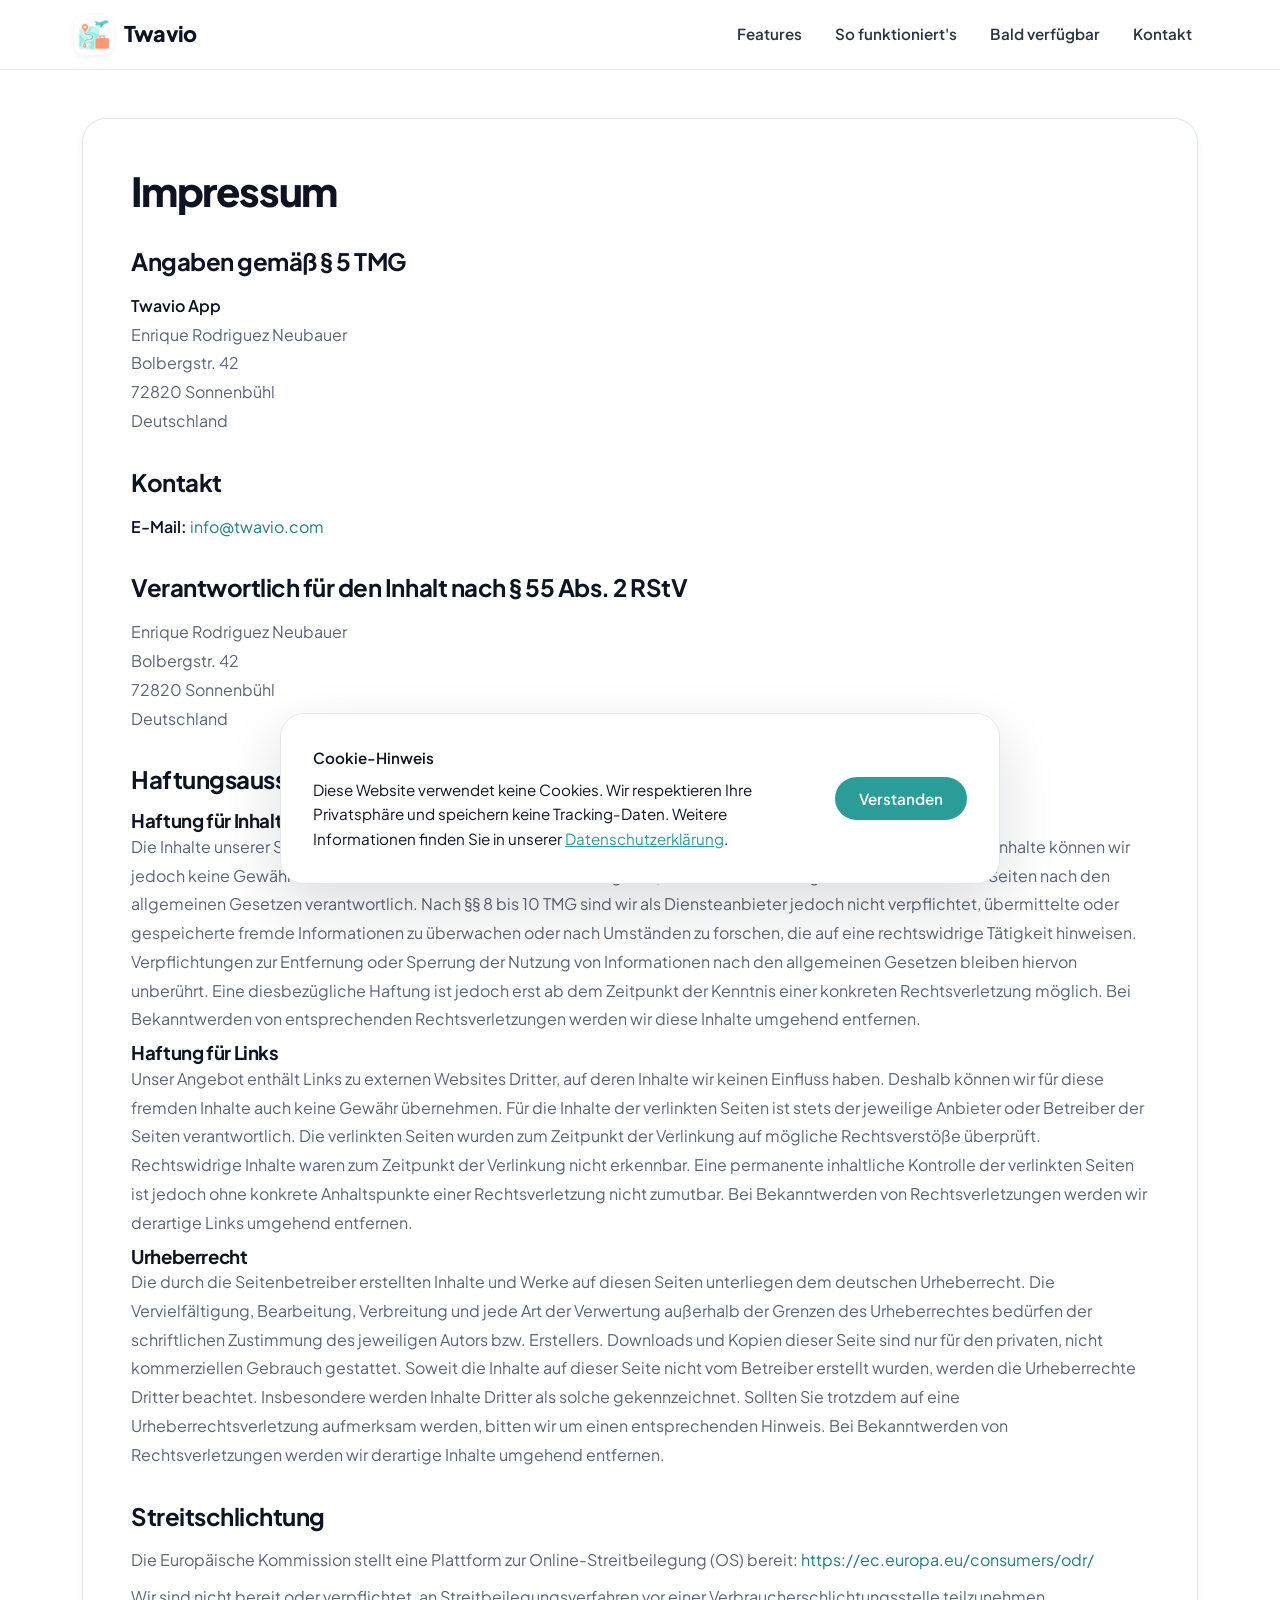
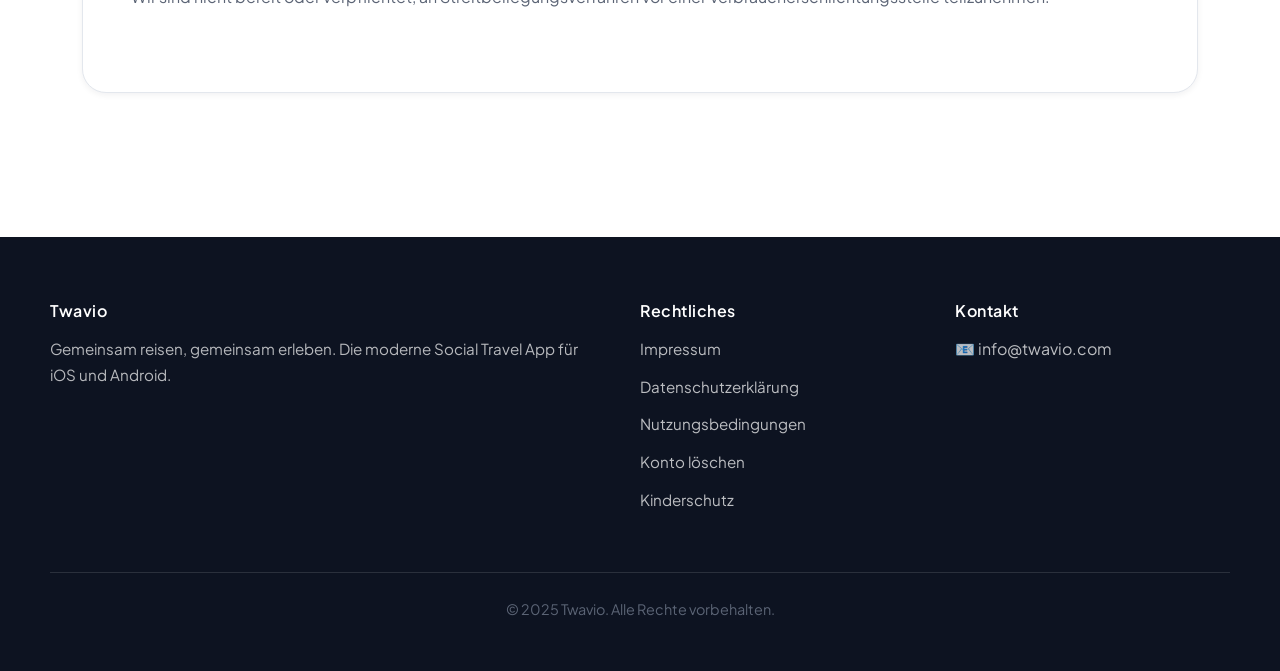
<file: impressum.html>
<!DOCTYPE html>
<html lang="de">
<head>
    <meta charset="UTF-8">
    <meta name="viewport" content="width=device-width, initial-scale=1.0">
    <meta name="description" content="Impressum der Twavio App - Angaben gemäß § 5 TMG">
    <title>Impressum - Twavio</title>
    <link rel="icon" type="image/svg+xml" href="favicon.svg">
    <link rel="alternate icon" href="favicon.ico">
    <link rel="apple-touch-icon" href="favicon.svg">
    <style>
        * {
            margin: 0;
            padding: 0;
            box-sizing: border-box;
        }
        
        :root {
            /* Base Colors */
            --background: #F9F9F9;
            --background-secondary: #F5F5F5;
            --card: #ffffff;
            --card-hover: #F0F8FF;
            
            /* Primary Brand Colors */
            --primary-color: #3BB7B2;
            --primary-light: #A7E0E3;
            --primary-dark: #2A9D98;
            
            /* Secondary Colors */
            --secondary-color: #FF8A65;
            --secondary-light: #FFB299;
            --secondary-dark: #FF7043;
            
            /* Text Colors */
            --text-dark: #333333;
            --text-gray: #666666;
            --text-light: #999999;
            --text-inverse: #ffffff;
            
            /* Accent Colors */
            --accent: #3BB7B2;
            --accent-light: #A7E0E3;
            --success: #4CAF50;
            --warning: #FF9800;
            --error: #FF6B6B;
            
            /* Border Colors */
            --border: #E0E0E0;
            --border-light: #F0F0F0;
            --border-dark: #CCCCCC;
            
            /* Background Colors */
            --bg-light: #F9F9F9;
            --bg-white: #ffffff;
            
            /* Shadow Colors */
            --shadow-light-color: rgba(59, 183, 178, 0.08);
            --shadow-medium-color: rgba(59, 183, 178, 0.12);
            --shadow-dark-color: rgba(59, 183, 178, 0.16);
            
            /* Shadow System */
            --shadow-light: 0 1px 2px var(--shadow-light-color);
            --shadow-medium: 0 2px 4px var(--shadow-medium-color);
            --shadow-large: 0 4px 8px var(--shadow-dark-color);
            --shadow-xlarge: 0 8px 16px var(--shadow-dark-color);
            --shadow: var(--shadow-large);
            --shadow-lg: var(--shadow-xlarge);
            
            /* Gradient */
            --gradient-start: #3BB7B2;
            --gradient-end: #FF8A65;
            --gradient-secondary-start: #A7E0E3;
            --gradient-secondary-end: #FFB299;
            
            /* Signature Gradients */
            --gradient-primary: linear-gradient(135deg, var(--gradient-start) 0%, var(--gradient-end) 100%);
            --gradient-secondary: linear-gradient(135deg, var(--gradient-secondary-start) 0%, var(--gradient-secondary-end) 100%);
            --gradient-subtle: linear-gradient(135deg, var(--background) 0%, var(--background-secondary) 100%);
            
            /* Spacing System */
            --spacing-xs: 4px;
            --spacing-sm: 8px;
            --spacing-md: 12px;
            --spacing-lg: 16px;
            --spacing-xl: 20px;
            --spacing-2xl: 24px;
            --spacing-3xl: 32px;
            --spacing-4xl: 40px;
            --spacing-5xl: 48px;
            
            /* Border Radius */
            --radius-button: 28px;
            --radius-card: 20px;
            --radius-input: 28px;
            --radius-small: 8px;
            --radius-medium: 12px;
            --radius-large: 16px;
        }
        
        html {
            scroll-behavior: smooth;
        }
        
        body {
            font-family: -apple-system, BlinkMacSystemFont, 'Segoe UI', Roboto, 'Helvetica Neue', Arial, sans-serif;
            line-height: 1.7;
            color: var(--text-dark);
            background-color: var(--background);
            padding-top: 80px;
            font-size: 16px;
            -webkit-font-smoothing: antialiased;
            -moz-osx-font-smoothing: grayscale;
        }
        
        /* Navigation */
        nav {
            position: fixed;
            top: 0;
            left: 0;
            right: 0;
            background: rgba(255, 255, 255, 0.98);
            backdrop-filter: blur(20px);
            -webkit-backdrop-filter: blur(20px);
            box-shadow: 0 1px 3px rgba(0, 0, 0, 0.08);
            z-index: 1000;
            padding: 1.25rem 2rem;
            border-bottom: 1px solid var(--border-light);
        }
        
        .nav-container {
            max-width: 1200px;
            margin: 0 auto;
            display: flex;
            justify-content: space-between;
            align-items: center;
        }
        
        .logo {
            font-size: 1.5rem;
            font-weight: 700;
            display: flex;
            align-items: center;
            gap: 0.75rem;
            text-decoration: none;
            color: var(--text-dark);
        }
        
        .logo-img {
            width: 40px;
            height: 40px;
            object-fit: contain;
            display: block;
        }
        
        .logo-text {
            background: linear-gradient(135deg, var(--primary-color), var(--secondary-color));
            -webkit-background-clip: text;
            -webkit-text-fill-color: transparent;
            background-clip: text;
            letter-spacing: -0.5px;
        }
        
        .nav-links {
            display: flex;
            gap: 2.5rem;
            list-style: none;
            align-items: center;
        }
        
        .nav-links a {
            text-decoration: none;
            color: var(--text-gray);
            font-weight: 500;
            font-size: 0.95rem;
            transition: all 0.3s ease;
            position: relative;
            padding: 0.5rem 0;
        }
        
        .nav-links a::after {
            content: '';
            position: absolute;
            bottom: 0;
            left: 0;
            width: 0;
            height: 2px;
            background: var(--gradient-primary);
            transition: width 0.3s ease;
        }
        
        .nav-links a:hover {
            color: var(--primary-color);
        }
        
        .nav-links a:hover::after {
            width: 100%;
        }
        
        .mobile-menu-btn {
            display: none;
            background: none;
            border: none;
            font-size: 1.5rem;
            cursor: pointer;
            color: var(--text-dark);
        }
        
        /* Content */
        .container {
            max-width: 900px;
            margin: 0 auto;
            padding: 3rem 2rem;
        }
        
        .content-card {
            background: var(--card);
            border-radius: var(--radius-card);
            box-shadow: var(--shadow);
            border: 1px solid var(--border-light);
            padding: 3rem;
            margin-bottom: 2rem;
        }
        
        h1 {
            font-size: 2.5rem;
            margin-bottom: 2rem;
            color: var(--text-dark);
            font-weight: 700;
            letter-spacing: -0.5px;
        }
        
        h2 {
            font-size: 1.5rem;
            margin-top: 2rem;
            margin-bottom: 1rem;
            color: var(--text-dark);
            font-weight: 600;
        }
        
        p {
            margin-bottom: 1rem;
            color: var(--text-gray);
            line-height: 1.8;
        }
        
        .info-section {
            margin-bottom: 2rem;
        }
        
        .info-section p {
            margin-bottom: 0.5rem;
        }
        
        strong {
            color: var(--text-dark);
            font-weight: 600;
        }
        
        a {
            color: var(--primary-color);
            text-decoration: none;
            transition: color 0.3s ease;
        }
        
        a:hover {
            color: var(--primary-dark);
            text-decoration: underline;
        }
        
        /* Footer */
        footer {
            background: linear-gradient(135deg, #1a1a1a 0%, #2d2d2d 100%);
            color: white;
            padding: 4rem 2rem 2rem;
            margin-top: 4rem;
        }
        
        .footer-content {
            max-width: 1200px;
            margin: 0 auto;
            display: grid;
            grid-template-columns: repeat(auto-fit, minmax(250px, 1fr));
            gap: 3rem;
            margin-bottom: 3rem;
        }
        
        .footer-section h3 {
            margin-bottom: 1.5rem;
            font-size: 1.1rem;
            font-weight: 600;
            color: white;
            letter-spacing: 0.5px;
        }
        
        .footer-section p {
            color: rgba(255, 255, 255, 0.7);
            line-height: 1.7;
            font-size: 0.95rem;
        }
        
        .footer-section ul {
            list-style: none;
            padding: 0;
        }
        
        .footer-section ul li {
            margin-bottom: 0.75rem;
        }
        
        .footer-section a {
            color: rgba(255, 255, 255, 0.7);
            text-decoration: none;
            transition: all 0.3s ease;
            font-size: 0.95rem;
            display: inline-block;
        }
        
        .footer-section a:hover {
            color: var(--primary-light);
            transform: translateX(4px);
        }
        
        .footer-bottom {
            text-align: center;
            padding-top: 2.5rem;
            border-top: 1px solid rgba(255, 255, 255, 0.1);
            color: rgba(255, 255, 255, 0.5);
            font-size: 0.9rem;
        }
        
        /* Responsive */
        @media (max-width: 768px) {
            .nav-links {
                display: none;
            }
            
            .mobile-menu-btn {
                display: block;
            }
            
            .container {
                padding: 2rem 1rem;
            }
            
            .content-card {
                padding: 2rem 1.5rem;
            }
            
            h1 {
                font-size: 2rem;
            }
        }
    </style>
    <link rel="stylesheet" href="twavio.css">
</head>
<body>
    <!-- Navigation -->
    <nav>
        <div class="nav-container">
            <a href="index.html#hero" class="logo"><img src="app-icon-new.png" alt="Twavio Logo" class="logo-img"><span class="logo-text">Twavio</span></a>
            <ul class="nav-links">
                <li><a href="index.html#features">Features</a></li>
                <li><a href="index.html#how-it-works">So funktioniert's</a></li>
                <li><a href="index.html#download">Bald verfügbar</a></li>
                <li><a href="index.html#contact">Kontakt</a></li>
            </ul>
            <button class="mobile-menu-btn">☰</button>
        </div>
    </nav>

    <!-- Content -->
    <div class="container">
        <div class="content-card">
            <h1>Impressum</h1>
            
            <div class="info-section">
                <h2>Angaben gemäß § 5 TMG</h2>
                <p><strong>Twavio App</strong><br>
                Enrique Rodriguez Neubauer<br>
                Bolbergstr. 42<br>
                72820 Sonnenbühl<br>
                Deutschland</p>
            </div>
            
            <div class="info-section">
                <h2>Kontakt</h2>
                <p><strong>E-Mail:</strong> <a href="mailto:info@twavio.com">info@twavio.com</a></p>
            </div>
            
            <div class="info-section">
                <h2>Verantwortlich für den Inhalt nach § 55 Abs. 2 RStV</h2>
                <p>Enrique Rodriguez Neubauer<br>
                Bolbergstr. 42<br>
                72820 Sonnenbühl<br>
                Deutschland</p>
            </div>
            
            <div class="info-section">
                <h2>Haftungsausschluss</h2>
                
                <h3>Haftung für Inhalte</h3>
                <p>Die Inhalte unserer Seiten wurden mit größter Sorgfalt erstellt. Für die Richtigkeit, Vollständigkeit und Aktualität der Inhalte können wir jedoch keine Gewähr übernehmen. Als Diensteanbieter sind wir gemäß § 7 Abs.1 TMG für eigene Inhalte auf diesen Seiten nach den allgemeinen Gesetzen verantwortlich. Nach §§ 8 bis 10 TMG sind wir als Diensteanbieter jedoch nicht verpflichtet, übermittelte oder gespeicherte fremde Informationen zu überwachen oder nach Umständen zu forschen, die auf eine rechtswidrige Tätigkeit hinweisen. Verpflichtungen zur Entfernung oder Sperrung der Nutzung von Informationen nach den allgemeinen Gesetzen bleiben hiervon unberührt. Eine diesbezügliche Haftung ist jedoch erst ab dem Zeitpunkt der Kenntnis einer konkreten Rechtsverletzung möglich. Bei Bekanntwerden von entsprechenden Rechtsverletzungen werden wir diese Inhalte umgehend entfernen.</p>
                
                <h3>Haftung für Links</h3>
                <p>Unser Angebot enthält Links zu externen Websites Dritter, auf deren Inhalte wir keinen Einfluss haben. Deshalb können wir für diese fremden Inhalte auch keine Gewähr übernehmen. Für die Inhalte der verlinkten Seiten ist stets der jeweilige Anbieter oder Betreiber der Seiten verantwortlich. Die verlinkten Seiten wurden zum Zeitpunkt der Verlinkung auf mögliche Rechtsverstöße überprüft. Rechtswidrige Inhalte waren zum Zeitpunkt der Verlinkung nicht erkennbar. Eine permanente inhaltliche Kontrolle der verlinkten Seiten ist jedoch ohne konkrete Anhaltspunkte einer Rechtsverletzung nicht zumutbar. Bei Bekanntwerden von Rechtsverletzungen werden wir derartige Links umgehend entfernen.</p>
                
                <h3>Urheberrecht</h3>
                <p>Die durch die Seitenbetreiber erstellten Inhalte und Werke auf diesen Seiten unterliegen dem deutschen Urheberrecht. Die Vervielfältigung, Bearbeitung, Verbreitung und jede Art der Verwertung außerhalb der Grenzen des Urheberrechtes bedürfen der schriftlichen Zustimmung des jeweiligen Autors bzw. Erstellers. Downloads und Kopien dieser Seite sind nur für den privaten, nicht kommerziellen Gebrauch gestattet. Soweit die Inhalte auf dieser Seite nicht vom Betreiber erstellt wurden, werden die Urheberrechte Dritter beachtet. Insbesondere werden Inhalte Dritter als solche gekennzeichnet. Sollten Sie trotzdem auf eine Urheberrechtsverletzung aufmerksam werden, bitten wir um einen entsprechenden Hinweis. Bei Bekanntwerden von Rechtsverletzungen werden wir derartige Inhalte umgehend entfernen.</p>
            </div>
            
            <div class="info-section">
                <h2>Streitschlichtung</h2>
                <p>Die Europäische Kommission stellt eine Plattform zur Online-Streitbeilegung (OS) bereit: <a href="https://ec.europa.eu/consumers/odr/" target="_blank" rel="noopener">https://ec.europa.eu/consumers/odr/</a></p>
                <p>Wir sind nicht bereit oder verpflichtet, an Streitbeilegungsverfahren vor einer Verbraucherschlichtungsstelle teilzunehmen.</p>
            </div>
        </div>
    </div>

    <!-- Footer -->
    <footer>
        <div class="footer-content">
            <div class="footer-section">
                <h3>Twavio</h3>
                <p>Gemeinsam reisen, gemeinsam erleben. Die moderne Social Travel App für iOS und Android.</p>
            </div>
            
            <div class="footer-section">
                <h3>Rechtliches</h3>
                <ul>
                    <li><a href="impressum.html">Impressum</a></li>
                    <li><a href="datenschutz.html">Datenschutzerklärung</a></li>
                    <li><a href="nutzungsbedingungen.html">Nutzungsbedingungen</a></li>
                    <li><a href="konto-loeschen.html">Konto löschen</a></li>
                    <li><a href="kinderschutz.html">Kinderschutz</a></li>
                </ul>
            </div>
            
            <div class="footer-section">
                <h3>Kontakt</h3>
                <ul>
                    <li>📧 info@twavio.com</li>
                </ul>
            </div>
        </div>
        
        <div class="footer-bottom">
            <p>&copy; 2025 Twavio. Alle Rechte vorbehalten.</p>
        </div>
    </footer>

    <!-- Cookie-Banner (DSGVO/TTDSG konform) -->
    <div id="cookie-banner" class="cookie-banner" style="display: none;">
        <div class="cookie-content">
            <div class="cookie-text">
                <p><strong>Cookie-Hinweis</strong></p>
                <p>Diese Website verwendet keine Cookies. Wir respektieren Ihre Privatsphäre und speichern keine Tracking-Daten. Weitere Informationen finden Sie in unserer <a href="datenschutz.html">Datenschutzerklärung</a>.</p>
            </div>
            <div class="cookie-buttons">
                <button id="cookie-accept" class="cookie-btn cookie-btn-primary">Verstanden</button>
            </div>
        </div>
    </div>

    <style>
        .cookie-banner {
            position: fixed;
            bottom: 0;
            left: 0;
            right: 0;
            background: white;
            box-shadow: 0 -2px 10px rgba(0, 0, 0, 0.1);
            z-index: 10000;
            padding: 1.5rem 2rem;
            border-top: 1px solid var(--border-light);
        }

        .cookie-content {
            max-width: 1200px;
            margin: 0 auto;
            display: flex;
            align-items: center;
            justify-content: space-between;
            gap: 2rem;
            flex-wrap: wrap;
        }

        .cookie-text {
            flex: 1;
            min-width: 300px;
        }

        .cookie-text p {
            margin: 0.5rem 0;
            color: var(--text-dark);
            font-size: 0.95rem;
            line-height: 1.6;
        }

        .cookie-text a {
            color: var(--primary-color);
            text-decoration: underline;
        }

        .cookie-buttons {
            display: flex;
            gap: 1rem;
            flex-shrink: 0;
        }

        .cookie-btn {
            padding: 0.75rem 1.5rem;
            border-radius: var(--radius-button);
            font-size: 0.95rem;
            font-weight: 600;
            border: none;
            cursor: pointer;
            transition: all 0.3s ease;
        }

        .cookie-btn-primary {
            background: var(--gradient-primary);
            color: white;
        }

        .cookie-btn-primary:hover {
            transform: translateY(-2px);
            box-shadow: 0 4px 12px rgba(59, 183, 178, 0.3);
        }

        @media (max-width: 768px) {
            .cookie-banner {
                padding: 1rem;
            }

            .cookie-content {
                flex-direction: column;
                align-items: stretch;
            }

            .cookie-buttons {
                width: 100%;
            }

            .cookie-btn {
                width: 100%;
            }
        }
    </style>

    <script>
        // Cookie-Banner Funktion
        (function() {
            const cookieConsent = localStorage.getItem('cookieConsent');
            
            if (!cookieConsent) {
                setTimeout(() => {
                    const banner = document.getElementById('cookie-banner');
                    if (banner) {
                        banner.style.display = 'block';
                    }
                }, 500);
            }

            const acceptBtn = document.getElementById('cookie-accept');
            if (acceptBtn) {
                acceptBtn.addEventListener('click', () => {
                    localStorage.setItem('cookieConsent', 'true');
                    const banner = document.getElementById('cookie-banner');
                    if (banner) {
                        banner.style.display = 'none';
                    }
                });
            }
        })();

        // Mobile menu toggle
        const mobileMenuBtn = document.querySelector('.mobile-menu-btn');
        const navLinks = document.querySelector('.nav-links');
        
        if (mobileMenuBtn) {
            mobileMenuBtn.addEventListener('click', () => {
                navLinks.style.display = navLinks.style.display === 'flex' ? 'none' : 'flex';
                navLinks.style.flexDirection = 'column';
                navLinks.style.position = 'absolute';
                navLinks.style.top = '100%';
                navLinks.style.left = '0';
                navLinks.style.right = '0';
                navLinks.style.background = 'white';
                navLinks.style.padding = '1rem';
                navLinks.style.boxShadow = '0 4px 6px rgba(0,0,0,0.1)';
            });
        }
    </script>
</body>
</html>
</file>
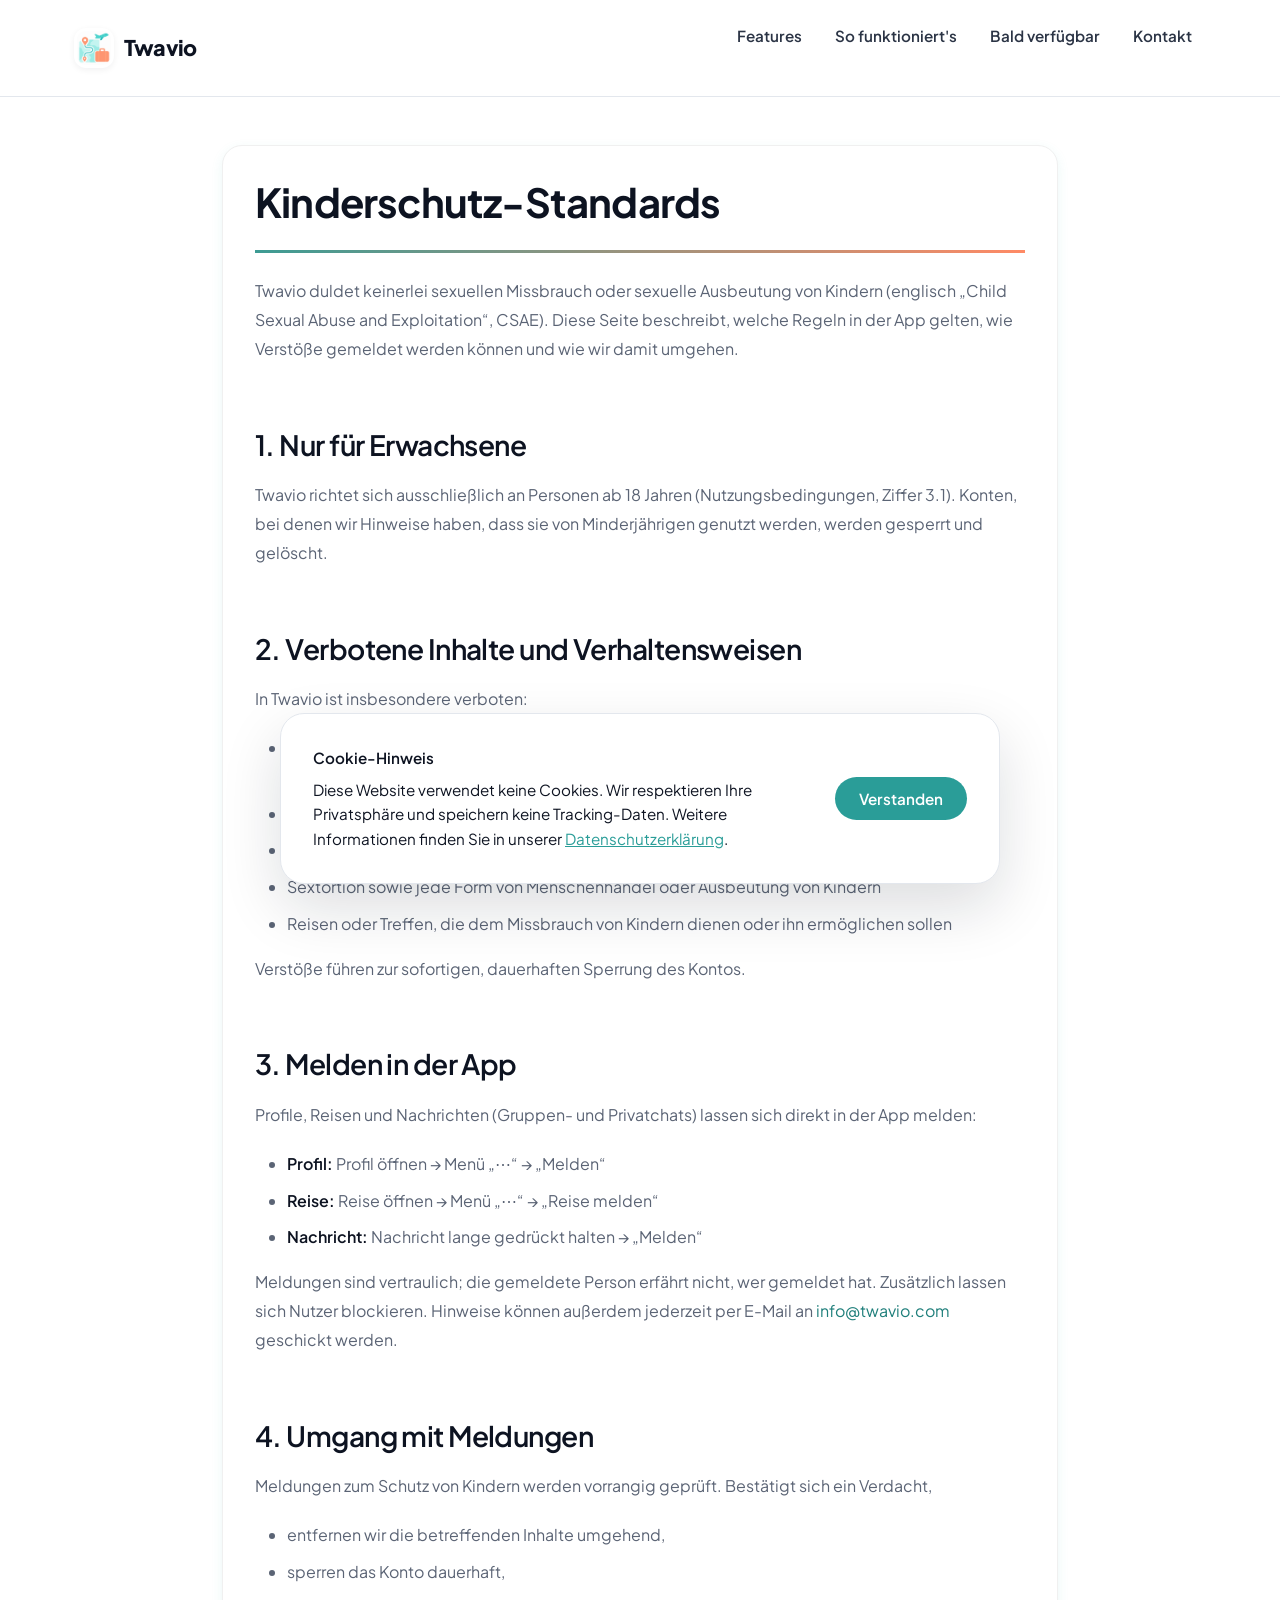
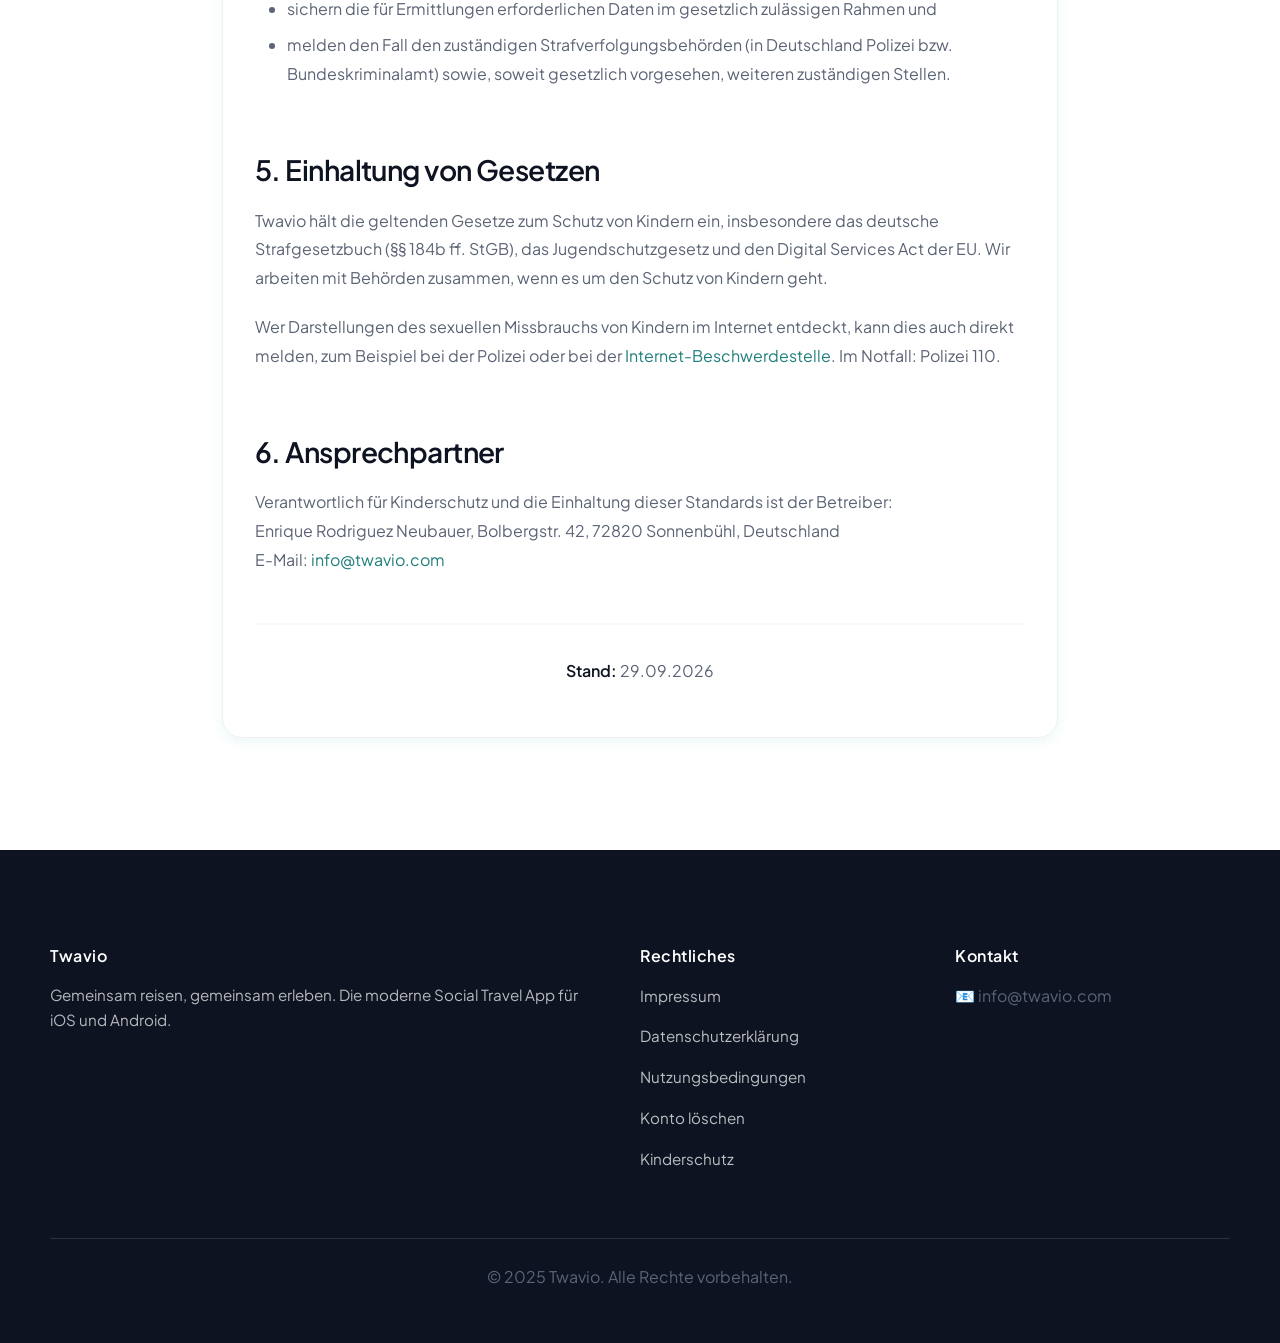
<file: kinderschutz.html>
<!DOCTYPE html>
<html lang="de">
<head>
    <meta charset="UTF-8">
    <meta name="viewport" content="width=device-width, initial-scale=1.0">
    <meta name="description" content="Kinderschutz-Standards der Twavio App: Null Toleranz gegenüber sexuellem Missbrauch und Ausbeutung von Kindern">
    <title>Kinderschutz-Standards - Twavio</title>
    <link rel="icon" type="image/svg+xml" href="favicon.svg">
    <link rel="alternate icon" href="favicon.ico">
    <link rel="apple-touch-icon" href="favicon.svg">
    <style>
        * {
            margin: 0;
            padding: 0;
            box-sizing: border-box;
        }
        
        :root {
            /* Base Colors */
            --background: #F9F9F9;
            --background-secondary: #F5F5F5;
            --card: #ffffff;
            --card-hover: #F0F8FF;
            
            /* Primary Brand Colors */
            --primary-color: #3BB7B2;
            --primary-light: #A7E0E3;
            --primary-dark: #2A9D98;
            
            /* Secondary Colors */
            --secondary-color: #FF8A65;
            --secondary-light: #FFB299;
            --secondary-dark: #FF7043;
            
            /* Text Colors */
            --text-dark: #333333;
            --text-gray: #666666;
            --text-light: #999999;
            --text-inverse: #ffffff;
            
            /* Accent Colors */
            --accent: #3BB7B2;
            --accent-light: #A7E0E3;
            --success: #4CAF50;
            --warning: #FF9800;
            --error: #FF6B6B;
            
            /* Border Colors */
            --border: #E0E0E0;
            --border-light: #F0F0F0;
            --border-dark: #CCCCCC;
            
            /* Background Colors */
            --bg-light: #F9F9F9;
            --bg-white: #ffffff;
            
            /* Shadow Colors */
            --shadow-light-color: rgba(59, 183, 178, 0.08);
            --shadow-medium-color: rgba(59, 183, 178, 0.12);
            --shadow-dark-color: rgba(59, 183, 178, 0.16);
            
            /* Shadow System */
            --shadow-light: 0 1px 2px var(--shadow-light-color);
            --shadow-medium: 0 2px 4px var(--shadow-medium-color);
            --shadow-large: 0 4px 8px var(--shadow-dark-color);
            --shadow-xlarge: 0 8px 16px var(--shadow-dark-color);
            --shadow: var(--shadow-large);
            --shadow-lg: var(--shadow-xlarge);
            
            /* Gradient */
            --gradient-start: #3BB7B2;
            --gradient-end: #FF8A65;
            --gradient-secondary-start: #A7E0E3;
            --gradient-secondary-end: #FFB299;
            
            /* Signature Gradients */
            --gradient-primary: linear-gradient(135deg, var(--gradient-start) 0%, var(--gradient-end) 100%);
            --gradient-secondary: linear-gradient(135deg, var(--gradient-secondary-start) 0%, var(--gradient-secondary-end) 100%);
            --gradient-subtle: linear-gradient(135deg, var(--background) 0%, var(--background-secondary) 100%);
            
            /* Spacing System */
            --spacing-xs: 4px;
            --spacing-sm: 8px;
            --spacing-md: 12px;
            --spacing-lg: 16px;
            --spacing-xl: 20px;
            --spacing-2xl: 24px;
            --spacing-3xl: 32px;
            --spacing-4xl: 40px;
            --spacing-5xl: 48px;
            
            /* Border Radius */
            --radius-button: 28px;
            --radius-card: 20px;
            --radius-input: 28px;
            --radius-small: 8px;
            --radius-medium: 12px;
            --radius-large: 16px;
        }
        
        html {
            scroll-behavior: smooth;
        }
        
        body {
            font-family: -apple-system, BlinkMacSystemFont, 'Segoe UI', Roboto, 'Helvetica Neue', Arial, sans-serif;
            line-height: 1.7;
            color: var(--text-dark);
            background-color: var(--background);
            padding-top: 80px;
            font-size: 16px;
            -webkit-font-smoothing: antialiased;
            -moz-osx-font-smoothing: grayscale;
        }
        
        /* Navigation */
        nav {
            position: fixed;
            top: 0;
            left: 0;
            right: 0;
            background: rgba(255, 255, 255, 0.98);
            backdrop-filter: blur(20px);
            -webkit-backdrop-filter: blur(20px);
            box-shadow: 0 1px 3px rgba(0, 0, 0, 0.08);
            z-index: 1000;
            padding: 1.25rem 2rem;
            border-bottom: 1px solid var(--border-light);
        }
        
        .nav-container {
            max-width: 1200px;
            margin: 0 auto;
            display: flex;
            justify-content: space-between;
            align-items: center;
        }
        
        .logo {
            font-size: 1.5rem;
            font-weight: 700;
            display: flex;
            align-items: center;
            gap: 0.75rem;
            text-decoration: none;
            color: var(--text-dark);
        }
        
        .logo-img {
            width: 40px;
            height: 40px;
            object-fit: contain;
            display: block;
        }
        
        .logo-emoji {
            font-style: normal;
            font-size: 1.4rem;
        }
        
        .logo-text {
            background: linear-gradient(135deg, var(--primary-color), var(--secondary-color));
            -webkit-background-clip: text;
            -webkit-text-fill-color: transparent;
            background-clip: text;
            letter-spacing: -0.5px;
        }
        
        .nav-links {
            display: flex;
            gap: 2.5rem;
            list-style: none;
            align-items: center;
        }
        
        .nav-links a {
            text-decoration: none;
            color: var(--text-gray);
            font-weight: 500;
            font-size: 0.95rem;
            transition: all 0.3s ease;
            position: relative;
            padding: 0.5rem 0;
        }
        
        .nav-links a::after {
            content: '';
            position: absolute;
            bottom: 0;
            left: 0;
            width: 0;
            height: 2px;
            background: var(--gradient-primary);
            transition: width 0.3s ease;
        }
        
        .nav-links a:hover {
            color: var(--primary-color);
        }
        
        .nav-links a:hover::after {
            width: 100%;
        }
        
        .mobile-menu-btn {
            display: none;
            background: none;
            border: none;
            font-size: 1.5rem;
            cursor: pointer;
            color: var(--text-dark);
        }
        
        /* Main Content */
        .main-content {
            max-width: 900px;
            margin: 0 auto;
            padding: 3rem 2rem;
        }
        
        /* Signature Card Style - Web optimiert */
        .card {
            background: var(--card);
            border-radius: 20px;
            box-shadow: 0 4px 12px rgba(59, 183, 178, 0.1);
            border: 1px solid var(--border-light);
            transition: all 0.3s ease;
        }
        
        .container {
            background: var(--card);
            padding: var(--spacing-3xl);
            border-radius: 20px;
            box-shadow: 0 4px 12px rgba(59, 183, 178, 0.1);
            border: 1px solid var(--border-light);
        }
        
        h1 {
            color: var(--text-dark);
            font-size: clamp(2rem, 4vw, 2.5rem);
            font-weight: 700;
            margin-bottom: 1.5rem;
            padding-bottom: 1.5rem;
            border-bottom: 3px solid;
            border-image: linear-gradient(135deg, var(--primary-color), var(--secondary-color)) 1;
            letter-spacing: -0.5px;
            line-height: 1.2;
        }
        
        h2 {
            color: var(--text-dark);
            font-size: clamp(1.3rem, 2.5vw, 1.75rem);
            font-weight: 600;
            margin-top: 3rem;
            margin-bottom: 1.25rem;
            padding-top: 1rem;
            letter-spacing: -0.3px;
        }
        
        h3 {
            color: var(--text-dark);
            font-size: 1.2rem;
            font-weight: 600;
            margin-top: 2rem;
            margin-bottom: 0.75rem;
        }
        
        p {
            margin-bottom: 1.25rem;
            color: var(--text-gray);
            line-height: 1.8;
            font-size: 1rem;
        }
        
        ul, ol {
            margin-bottom: 1rem;
            padding-left: 2rem;
            color: var(--text-gray);
        }
        
        li {
            margin-bottom: 0.5rem;
            line-height: 1.8;
        }
        
        strong {
            color: var(--text-dark);
            font-weight: 600;
        }
        
        a {
            color: var(--primary-color);
            text-decoration: none;
            transition: color 0.3s ease;
        }
        
        a:hover {
            color: var(--secondary-color);
            text-decoration: underline;
        }
        
        .footer {
            margin-top: 3rem;
            padding-top: 2rem;
            border-top: 2px solid var(--bg-light);
            font-size: 0.9rem;
            color: var(--text-light);
            text-align: center;
        }
        
        /* Footer - Professioneller */
        footer {
            background: linear-gradient(135deg, #1a1a1a 0%, #2d2d2d 100%);
            color: white;
            padding: 4rem 2rem 2rem;
            margin-top: 4rem;
        }
        
        .footer-content {
            max-width: 1200px;
            margin: 0 auto;
            display: grid;
            grid-template-columns: repeat(auto-fit, minmax(250px, 1fr));
            gap: 3rem;
            margin-bottom: 3rem;
        }
        
        .footer-section h3 {
            margin-bottom: 1.5rem;
            font-size: 1.1rem;
            font-weight: 600;
            color: white;
            letter-spacing: 0.5px;
        }
        
        .footer-section p {
            color: rgba(255, 255, 255, 0.7);
            line-height: 1.7;
            font-size: 0.95rem;
        }
        
        .footer-section ul {
            list-style: none;
            padding: 0;
        }
        
        .footer-section ul li {
            margin-bottom: 0.75rem;
        }
        
        .footer-section a {
            color: rgba(255, 255, 255, 0.7);
            text-decoration: none;
            transition: all 0.3s ease;
            font-size: 0.95rem;
            display: inline-block;
        }
        
        .footer-section a:hover {
            color: var(--primary-light);
            transform: translateX(4px);
        }
        
        .footer-bottom {
            text-align: center;
            padding-top: 2.5rem;
            border-top: 1px solid rgba(255, 255, 255, 0.1);
            color: rgba(255, 255, 255, 0.5);
            font-size: 0.9rem;
        }
        
        /* Responsive */
        @media (max-width: 768px) {
            .nav-links {
                display: none;
            }
            
            .mobile-menu-btn {
                display: block;
            }
            
            .main-content {
                padding: 2rem 1rem;
            }
            
            .container {
                padding: 2rem 1.5rem;
            }
            
            h1 {
                font-size: 2rem;
            }
            
            h2 {
                font-size: 1.3rem;
            }
        }
    </style>
    <link rel="stylesheet" href="twavio.css">
</head>
<body>
    <!-- Navigation -->
    <nav>
        <div class="nav-container">
            <a href="index.html#hero" class="logo"><img src="app-icon-new.png" alt="Twavio Logo" class="logo-img"><span class="logo-text">Twavio</span></a>
            <ul class="nav-links">
                <li><a href="index.html#features">Features</a></li>
                <li><a href="index.html#how-it-works">So funktioniert's</a></li>
                <li><a href="index.html#download">Bald verfügbar</a></li>
                <li><a href="index.html#contact">Kontakt</a></li>
            </ul>
            <button class="mobile-menu-btn">☰</button>
        </div>
    </nav>

    <!-- Main Content -->
    <div class="main-content">
        <div class="container">
            <h1>Kinderschutz-Standards</h1>

            <p>Twavio duldet keinerlei sexuellen Missbrauch oder sexuelle Ausbeutung von Kindern (englisch „Child Sexual Abuse and Exploitation“, CSAE). Diese Seite beschreibt, welche Regeln in der App gelten, wie Verstöße gemeldet werden können und wie wir damit umgehen.</p>

            <h2>1. Nur für Erwachsene</h2>
            <p>Twavio richtet sich ausschließlich an Personen ab 18 Jahren (Nutzungsbedingungen, Ziffer 3.1). Konten, bei denen wir Hinweise haben, dass sie von Minderjährigen genutzt werden, werden gesperrt und gelöscht.</p>

            <h2>2. Verbotene Inhalte und Verhaltensweisen</h2>
            <p>In Twavio ist insbesondere verboten:</p>
            <ul>
                <li>Darstellungen des sexuellen Missbrauchs von Kindern (CSAM) jeder Art – Bilder, Videos, Texte, Links oder KI-generierte Inhalte</li>
                <li>die Sexualisierung von Minderjährigen</li>
                <li>Grooming, also die Kontaktanbahnung zu Minderjährigen mit sexueller Absicht</li>
                <li>Sextortion sowie jede Form von Menschenhandel oder Ausbeutung von Kindern</li>
                <li>Reisen oder Treffen, die dem Missbrauch von Kindern dienen oder ihn ermöglichen sollen</li>
            </ul>
            <p>Verstöße führen zur sofortigen, dauerhaften Sperrung des Kontos.</p>

            <h2>3. Melden in der App</h2>
            <p>Profile, Reisen und Nachrichten (Gruppen- und Privatchats) lassen sich direkt in der App melden:</p>
            <ul>
                <li><strong>Profil:</strong> Profil öffnen → Menü „⋯“ → „Melden“</li>
                <li><strong>Reise:</strong> Reise öffnen → Menü „⋯“ → „Reise melden“</li>
                <li><strong>Nachricht:</strong> Nachricht lange gedrückt halten → „Melden“</li>
            </ul>
            <p>Meldungen sind vertraulich; die gemeldete Person erfährt nicht, wer gemeldet hat. Zusätzlich lassen sich Nutzer blockieren. Hinweise können außerdem jederzeit per E-Mail an <a href="mailto:info@twavio.com">info@twavio.com</a> geschickt werden.</p>

            <h2>4. Umgang mit Meldungen</h2>
            <p>Meldungen zum Schutz von Kindern werden vorrangig geprüft. Bestätigt sich ein Verdacht,</p>
            <ul>
                <li>entfernen wir die betreffenden Inhalte umgehend,</li>
                <li>sperren das Konto dauerhaft,</li>
                <li>sichern die für Ermittlungen erforderlichen Daten im gesetzlich zulässigen Rahmen und</li>
                <li>melden den Fall den zuständigen Strafverfolgungsbehörden (in Deutschland Polizei bzw. Bundeskriminalamt) sowie, soweit gesetzlich vorgesehen, weiteren zuständigen Stellen.</li>
            </ul>

            <h2>5. Einhaltung von Gesetzen</h2>
            <p>Twavio hält die geltenden Gesetze zum Schutz von Kindern ein, insbesondere das deutsche Strafgesetzbuch (§§ 184b ff. StGB), das Jugendschutzgesetz und den Digital Services Act der EU. Wir arbeiten mit Behörden zusammen, wenn es um den Schutz von Kindern geht.</p>
            <p>Wer Darstellungen des sexuellen Missbrauchs von Kindern im Internet entdeckt, kann dies auch direkt melden, zum Beispiel bei der Polizei oder bei der <a href="https://www.internet-beschwerdestelle.de" rel="noopener">Internet-Beschwerdestelle</a>. Im Notfall: Polizei 110.</p>

            <h2>6. Ansprechpartner</h2>
            <p>Verantwortlich für Kinderschutz und die Einhaltung dieser Standards ist der Betreiber:<br>
            Enrique Rodriguez Neubauer, Bolbergstr. 42, 72820 Sonnenbühl, Deutschland<br>
            E-Mail: <a href="mailto:info@twavio.com">info@twavio.com</a></p>

            <div class="footer">
                <p><strong>Stand:</strong> 29.09.2026</p>
            </div>
        </div>
    </div>

    <!-- Footer -->
    <footer>
        <div class="footer-content">
            <div class="footer-section">
                <h3>Twavio</h3>
                <p>Gemeinsam reisen, gemeinsam erleben. Die moderne Social Travel App für iOS und Android.</p>
            </div>
            
            <div class="footer-section">
                <h3>Rechtliches</h3>
                <ul>
                    <li><a href="impressum.html">Impressum</a></li>
                    <li><a href="datenschutz.html">Datenschutzerklärung</a></li>
                    <li><a href="nutzungsbedingungen.html">Nutzungsbedingungen</a></li>
                    <li><a href="konto-loeschen.html">Konto löschen</a></li>
                    <li><a href="kinderschutz.html">Kinderschutz</a></li>
                </ul>
            </div>
            
            <div class="footer-section">
                <h3>Kontakt</h3>
                <ul>
                    <li>📧 info@twavio.com</li>
                </ul>
            </div>
        </div>
        
        <div class="footer-bottom">
            <p>&copy; 2025 Twavio. Alle Rechte vorbehalten.</p>
        </div>
    </footer>

    <!-- Cookie-Banner (DSGVO/TTDSG konform) -->
    <div id="cookie-banner" class="cookie-banner" style="display: none;">
        <div class="cookie-content">
            <div class="cookie-text">
                <p><strong>Cookie-Hinweis</strong></p>
                <p>Diese Website verwendet keine Cookies. Wir respektieren Ihre Privatsphäre und speichern keine Tracking-Daten. Weitere Informationen finden Sie in unserer <a href="datenschutz.html">Datenschutzerklärung</a>.</p>
            </div>
            <div class="cookie-buttons">
                <button id="cookie-accept" class="cookie-btn cookie-btn-primary">Verstanden</button>
            </div>
        </div>
    </div>

    <style>
        .cookie-banner {
            position: fixed;
            bottom: 0;
            left: 0;
            right: 0;
            background: white;
            box-shadow: 0 -2px 10px rgba(0, 0, 0, 0.1);
            z-index: 10000;
            padding: 1.5rem 2rem;
            border-top: 1px solid var(--border-light);
        }

        .cookie-content {
            max-width: 1200px;
            margin: 0 auto;
            display: flex;
            align-items: center;
            justify-content: space-between;
            gap: 2rem;
            flex-wrap: wrap;
        }

        .cookie-text {
            flex: 1;
            min-width: 300px;
        }

        .cookie-text p {
            margin: 0.5rem 0;
            color: var(--text-dark);
            font-size: 0.95rem;
            line-height: 1.6;
        }

        .cookie-text a {
            color: var(--primary-color);
            text-decoration: underline;
        }

        .cookie-buttons {
            display: flex;
            gap: 1rem;
            flex-shrink: 0;
        }

        .cookie-btn {
            padding: 0.75rem 1.5rem;
            border-radius: var(--radius-button);
            font-size: 0.95rem;
            font-weight: 600;
            border: none;
            cursor: pointer;
            transition: all 0.3s ease;
        }

        .cookie-btn-primary {
            background: var(--gradient-primary);
            color: white;
        }

        .cookie-btn-primary:hover {
            transform: translateY(-2px);
            box-shadow: 0 4px 12px rgba(59, 183, 178, 0.3);
        }

        @media (max-width: 768px) {
            .cookie-banner {
                padding: 1rem;
            }

            .cookie-content {
                flex-direction: column;
                align-items: stretch;
            }

            .cookie-buttons {
                width: 100%;
            }

            .cookie-btn {
                width: 100%;
            }
        }
    </style>

    <script>
        // Cookie-Banner Funktion
        (function() {
            const cookieConsent = localStorage.getItem('cookieConsent');
            
            if (!cookieConsent) {
                setTimeout(() => {
                    const banner = document.getElementById('cookie-banner');
                    if (banner) {
                        banner.style.display = 'block';
                    }
                }, 500);
            }

            const acceptBtn = document.getElementById('cookie-accept');
            if (acceptBtn) {
                acceptBtn.addEventListener('click', () => {
                    localStorage.setItem('cookieConsent', 'true');
                    const banner = document.getElementById('cookie-banner');
                    if (banner) {
                        banner.style.display = 'none';
                    }
                });
            }
        })();

        // Mobile menu toggle
        const mobileMenuBtn = document.querySelector('.mobile-menu-btn');
        const navLinks = document.querySelector('.nav-links');
        
        if (mobileMenuBtn) {
            mobileMenuBtn.addEventListener('click', () => {
                navLinks.style.display = navLinks.style.display === 'flex' ? 'none' : 'flex';
                navLinks.style.flexDirection = 'column';
                navLinks.style.position = 'absolute';
                navLinks.style.top = '100%';
                navLinks.style.left = '0';
                navLinks.style.right = '0';
                navLinks.style.background = 'white';
                navLinks.style.padding = '1rem';
                navLinks.style.boxShadow = '0 4px 6px rgba(0,0,0,0.1)';
            });
        }
    </script>
</body>
</html>
</file>
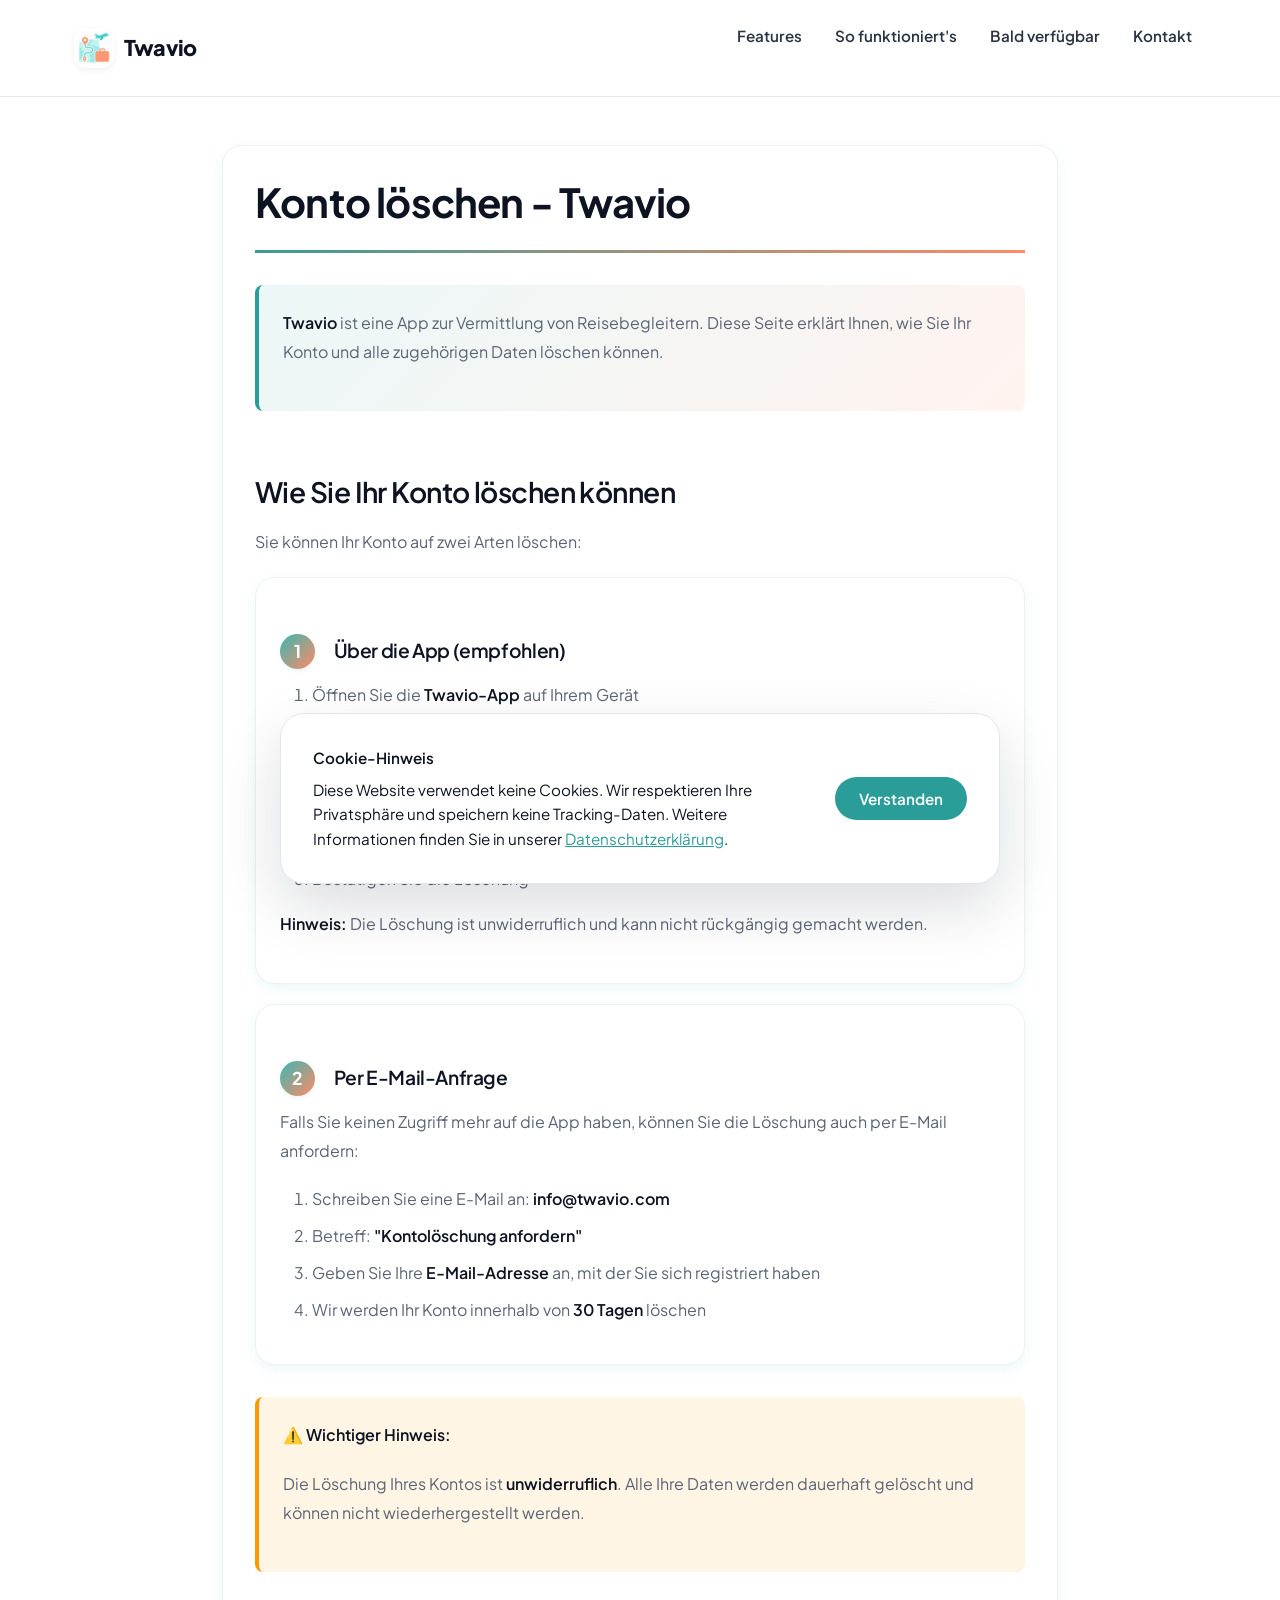
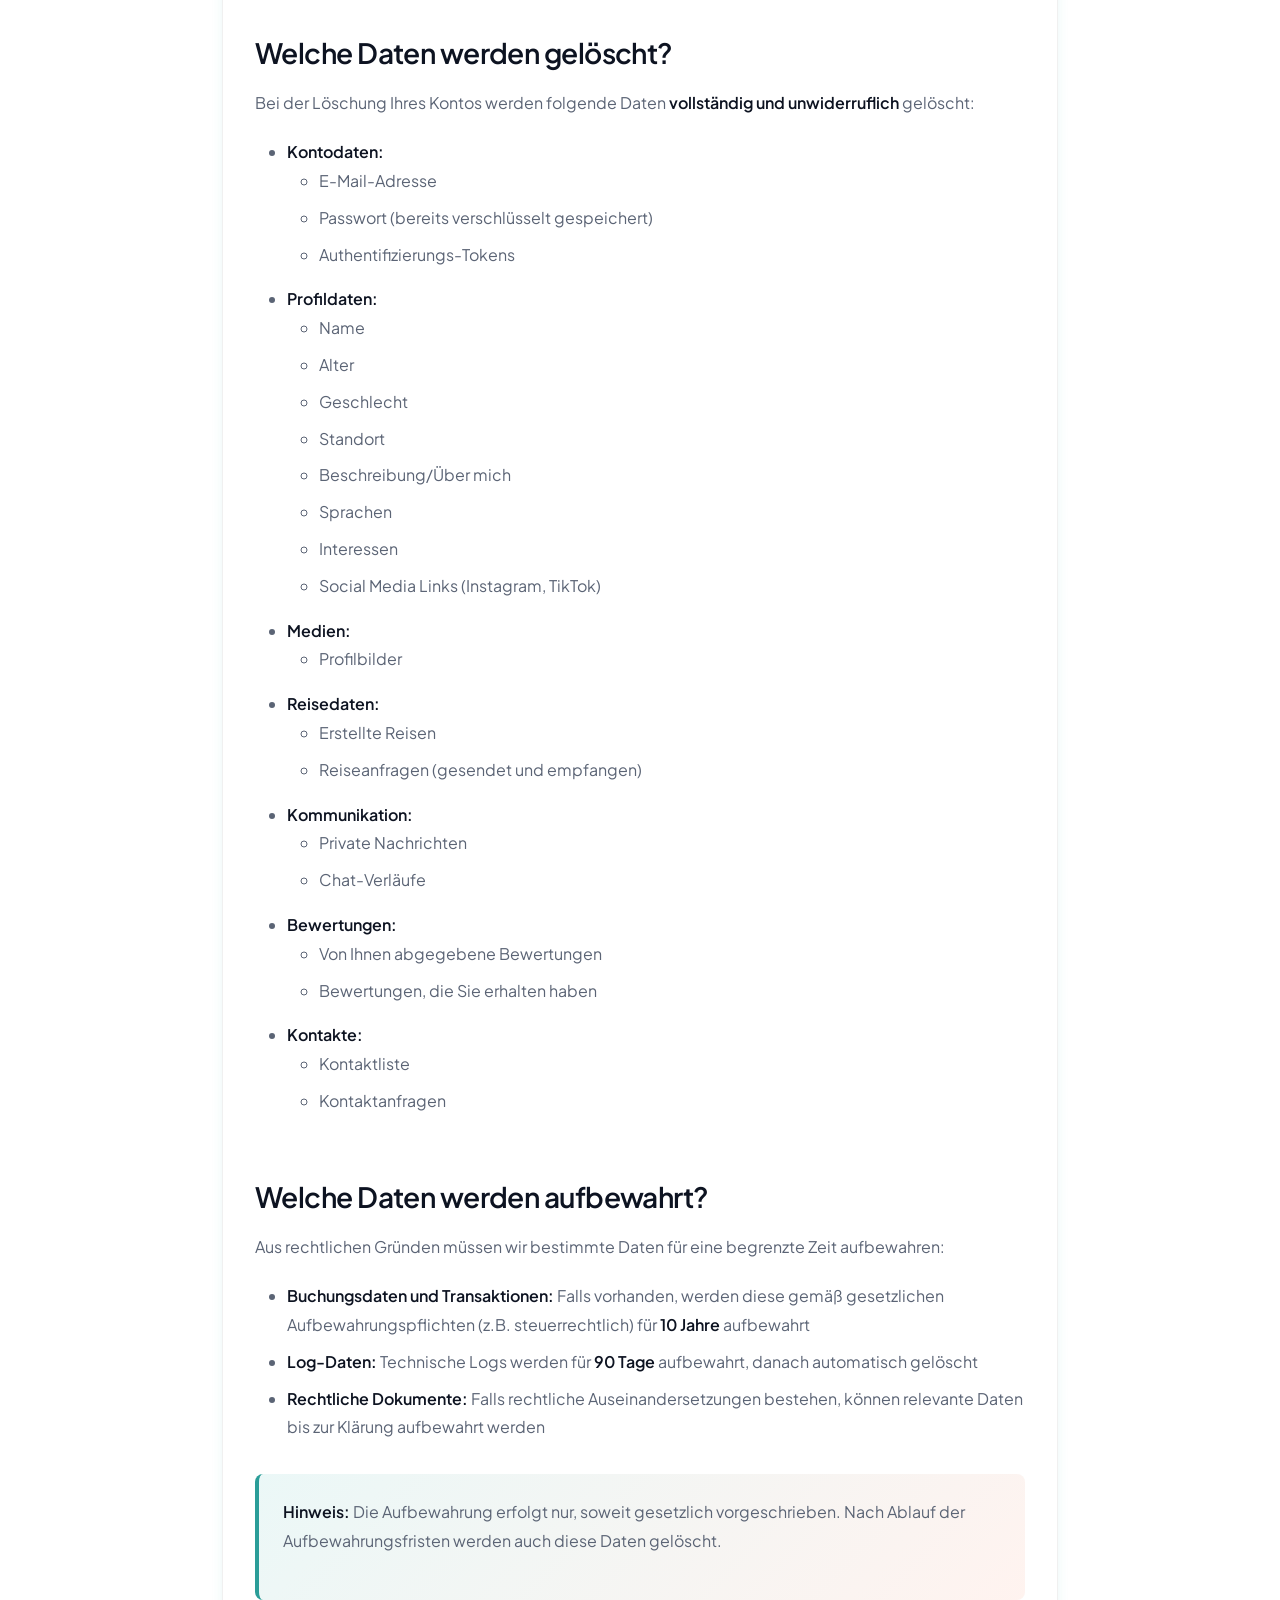
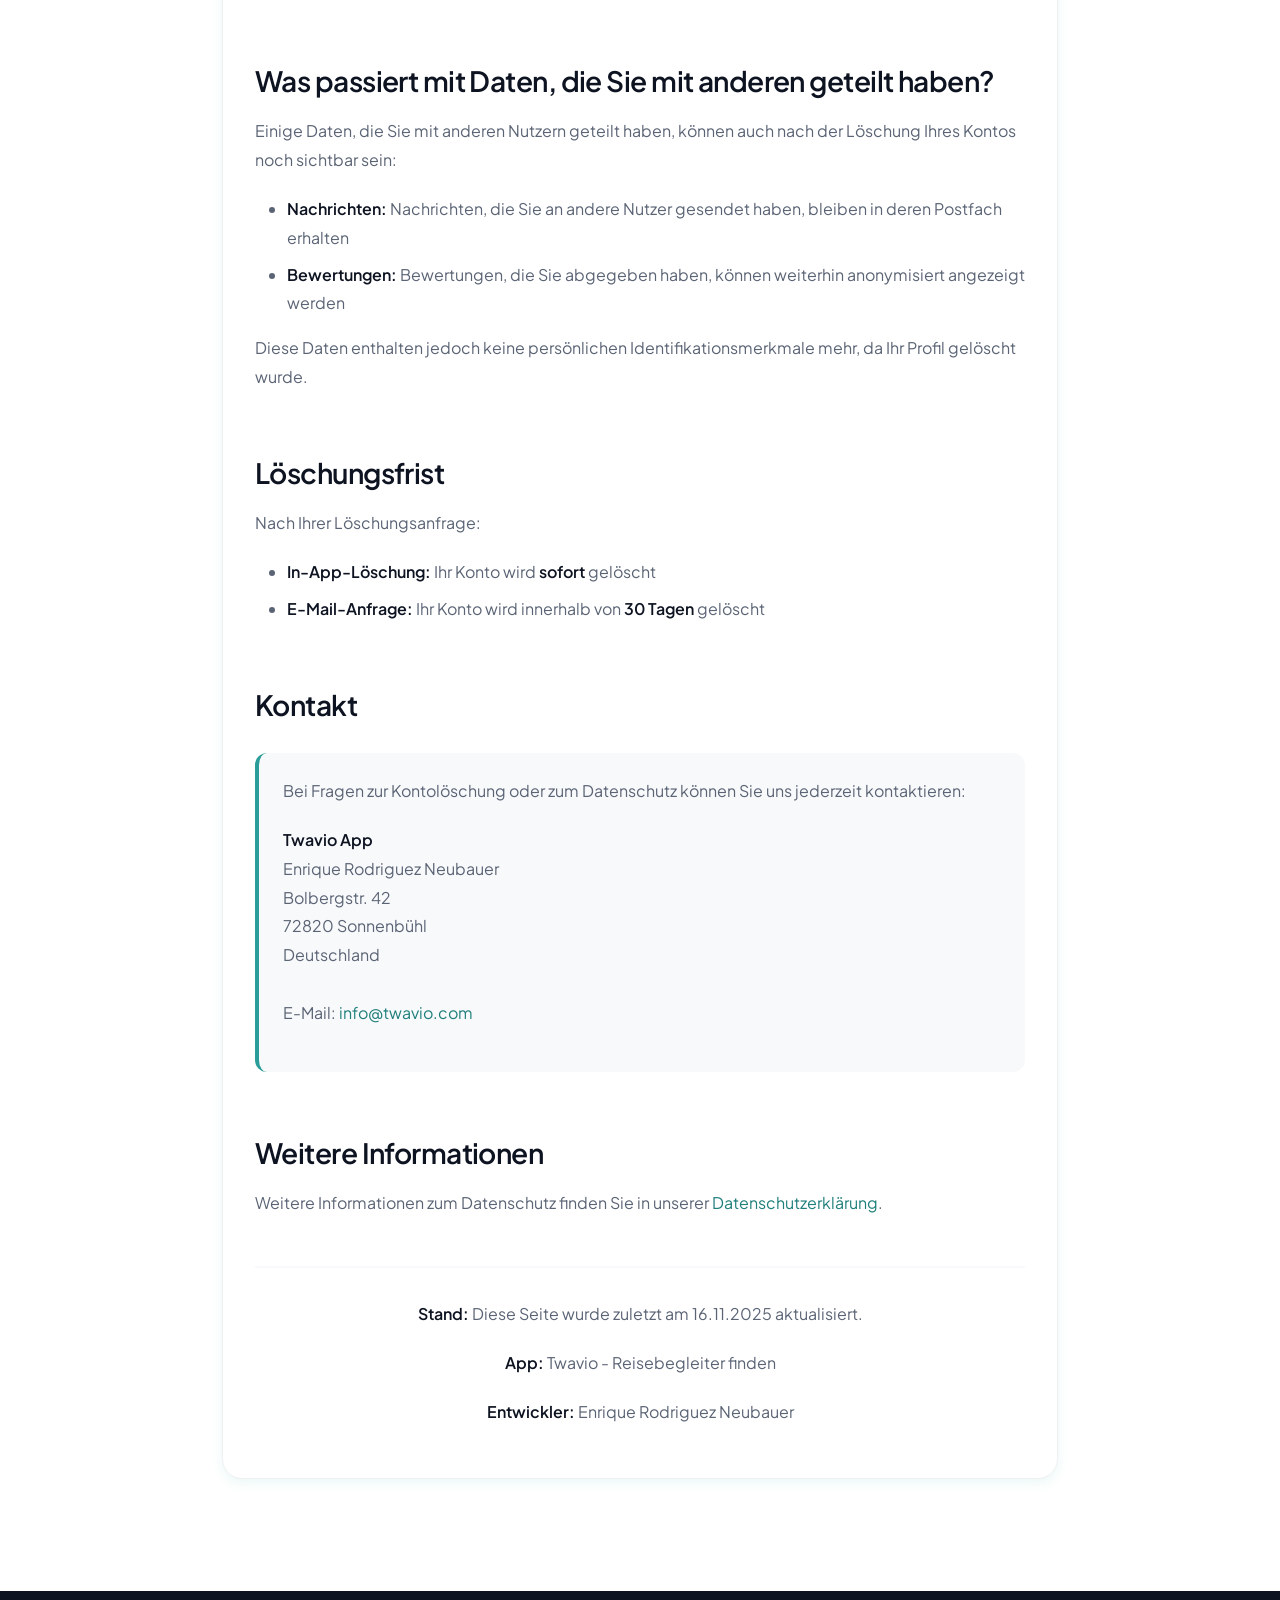
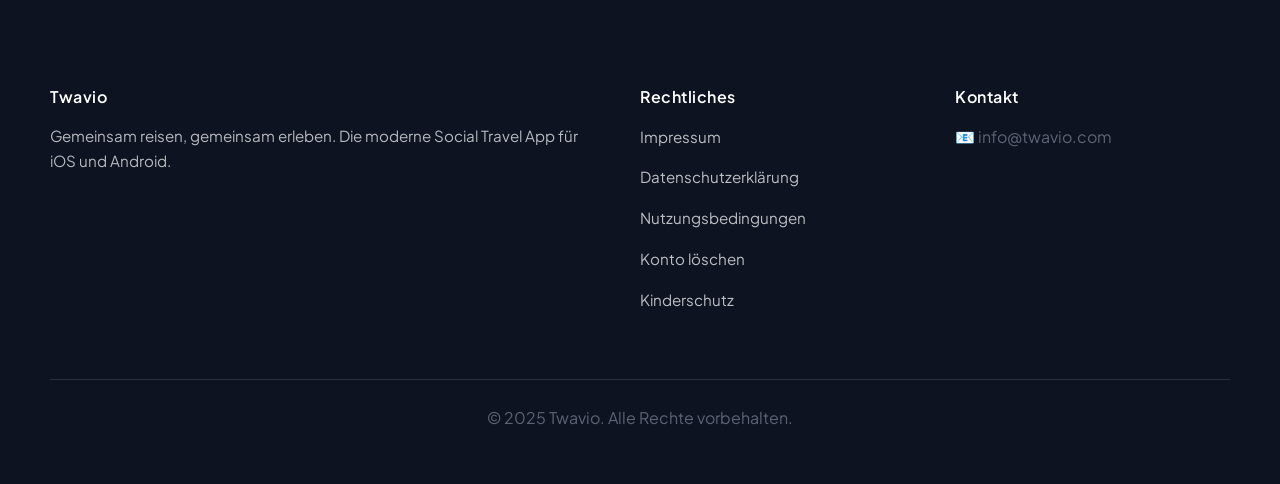
<file: konto-loeschen.html>
<!DOCTYPE html>
<html lang="de">
<head>
    <meta charset="UTF-8">
    <meta name="viewport" content="width=device-width, initial-scale=1.0">
    <meta name="description" content="Anleitung zum Löschen Ihres Twavio-Kontos">
    <title>Konto löschen - Twavio</title>
    <link rel="icon" type="image/svg+xml" href="favicon.svg">
    <link rel="alternate icon" href="favicon.ico">
    <link rel="apple-touch-icon" href="favicon.svg">
    <style>
        * {
            margin: 0;
            padding: 0;
            box-sizing: border-box;
        }
        
        :root {
            /* Base Colors */
            --background: #F9F9F9;
            --background-secondary: #F5F5F5;
            --card: #ffffff;
            --card-hover: #F0F8FF;
            
            /* Primary Brand Colors */
            --primary-color: #3BB7B2;
            --primary-light: #A7E0E3;
            --primary-dark: #2A9D98;
            
            /* Secondary Colors */
            --secondary-color: #FF8A65;
            --secondary-light: #FFB299;
            --secondary-dark: #FF7043;
            
            /* Text Colors */
            --text-dark: #333333;
            --text-gray: #666666;
            --text-light: #999999;
            --text-inverse: #ffffff;
            
            /* Accent Colors */
            --accent: #3BB7B2;
            --accent-light: #A7E0E3;
            --success: #4CAF50;
            --warning: #FF9800;
            --error: #FF6B6B;
            
            /* Border Colors */
            --border: #E0E0E0;
            --border-light: #F0F0F0;
            --border-dark: #CCCCCC;
            
            /* Background Colors */
            --bg-light: #F9F9F9;
            --bg-white: #ffffff;
            
            /* Shadow Colors */
            --shadow-light-color: rgba(59, 183, 178, 0.08);
            --shadow-medium-color: rgba(59, 183, 178, 0.12);
            --shadow-dark-color: rgba(59, 183, 178, 0.16);
            
            /* Shadow System */
            --shadow-light: 0 1px 2px var(--shadow-light-color);
            --shadow-medium: 0 2px 4px var(--shadow-medium-color);
            --shadow-large: 0 4px 8px var(--shadow-dark-color);
            --shadow-xlarge: 0 8px 16px var(--shadow-dark-color);
            --shadow: var(--shadow-large);
            --shadow-lg: var(--shadow-xlarge);
            
            /* Gradient */
            --gradient-start: #3BB7B2;
            --gradient-end: #FF8A65;
            --gradient-secondary-start: #A7E0E3;
            --gradient-secondary-end: #FFB299;
            
            /* Signature Gradients */
            --gradient-primary: linear-gradient(135deg, var(--gradient-start) 0%, var(--gradient-end) 100%);
            --gradient-secondary: linear-gradient(135deg, var(--gradient-secondary-start) 0%, var(--gradient-secondary-end) 100%);
            --gradient-subtle: linear-gradient(135deg, var(--background) 0%, var(--background-secondary) 100%);
            
            /* Spacing System */
            --spacing-xs: 4px;
            --spacing-sm: 8px;
            --spacing-md: 12px;
            --spacing-lg: 16px;
            --spacing-xl: 20px;
            --spacing-2xl: 24px;
            --spacing-3xl: 32px;
            --spacing-4xl: 40px;
            --spacing-5xl: 48px;
            
            /* Border Radius */
            --radius-button: 28px;
            --radius-card: 20px;
            --radius-input: 28px;
            --radius-small: 8px;
            --radius-medium: 12px;
            --radius-large: 16px;
        }
        
        html {
            scroll-behavior: smooth;
        }
        
        body {
            font-family: -apple-system, BlinkMacSystemFont, 'Segoe UI', Roboto, 'Helvetica Neue', Arial, sans-serif;
            line-height: 1.7;
            color: var(--text-dark);
            background-color: var(--background);
            padding-top: 80px;
            font-size: 16px;
            -webkit-font-smoothing: antialiased;
            -moz-osx-font-smoothing: grayscale;
        }
        
        /* Navigation */
        nav {
            position: fixed;
            top: 0;
            left: 0;
            right: 0;
            background: rgba(255, 255, 255, 0.98);
            backdrop-filter: blur(20px);
            -webkit-backdrop-filter: blur(20px);
            box-shadow: 0 1px 3px rgba(0, 0, 0, 0.08);
            z-index: 1000;
            padding: 1.25rem 2rem;
            border-bottom: 1px solid var(--border-light);
        }
        
        .nav-container {
            max-width: 1200px;
            margin: 0 auto;
            display: flex;
            justify-content: space-between;
            align-items: center;
        }
        
        .logo {
            font-size: 1.5rem;
            font-weight: 700;
            display: flex;
            align-items: center;
            gap: 0.75rem;
            text-decoration: none;
            color: var(--text-dark);
        }
        
        .logo-img {
            width: 40px;
            height: 40px;
            object-fit: contain;
            display: block;
        }
        
        .logo-emoji {
            font-style: normal;
            font-size: 1.4rem;
        }
        
        .logo-text {
            background: linear-gradient(135deg, var(--primary-color), var(--secondary-color));
            -webkit-background-clip: text;
            -webkit-text-fill-color: transparent;
            background-clip: text;
            letter-spacing: -0.5px;
        }
        
        .nav-links {
            display: flex;
            gap: 2.5rem;
            list-style: none;
            align-items: center;
        }
        
        .nav-links a {
            text-decoration: none;
            color: var(--text-gray);
            font-weight: 500;
            font-size: 0.95rem;
            transition: all 0.3s ease;
            position: relative;
            padding: 0.5rem 0;
        }
        
        .nav-links a::after {
            content: '';
            position: absolute;
            bottom: 0;
            left: 0;
            width: 0;
            height: 2px;
            background: var(--gradient-primary);
            transition: width 0.3s ease;
        }
        
        .nav-links a:hover {
            color: var(--primary-color);
        }
        
        .nav-links a:hover::after {
            width: 100%;
        }
        
        .mobile-menu-btn {
            display: none;
            background: none;
            border: none;
            font-size: 1.5rem;
            cursor: pointer;
            color: var(--text-dark);
        }
        
        /* Main Content */
        .main-content {
            max-width: 900px;
            margin: 0 auto;
            padding: 3rem 2rem;
        }
        
        /* Signature Card Style - Web optimiert */
        .card {
            background: var(--card);
            border-radius: 20px;
            box-shadow: 0 4px 12px rgba(59, 183, 178, 0.1);
            border: 1px solid var(--border-light);
            transition: all 0.3s ease;
        }
        
        .container {
            background: var(--card);
            padding: var(--spacing-3xl);
            border-radius: 20px;
            box-shadow: 0 4px 12px rgba(59, 183, 178, 0.1);
            border: 1px solid var(--border-light);
        }
        
        h1 {
            color: var(--text-dark);
            font-size: clamp(2rem, 4vw, 2.5rem);
            font-weight: 700;
            margin-bottom: 1.5rem;
            padding-bottom: 1.5rem;
            border-bottom: 3px solid;
            border-image: linear-gradient(135deg, var(--primary-color), var(--secondary-color)) 1;
            letter-spacing: -0.5px;
            line-height: 1.2;
        }
        
        h2 {
            color: var(--text-dark);
            font-size: clamp(1.3rem, 2.5vw, 1.75rem);
            font-weight: 600;
            margin-top: 3rem;
            margin-bottom: 1.25rem;
            padding-top: 1rem;
            letter-spacing: -0.3px;
        }
        
        h3 {
            color: var(--text-dark);
            font-size: 1.2rem;
            font-weight: 600;
            margin-top: 2rem;
            margin-bottom: 0.75rem;
        }
        
        p {
            margin-bottom: 1.25rem;
            color: var(--text-gray);
            line-height: 1.8;
            font-size: 1rem;
        }
        
        ul, ol {
            margin-bottom: 1rem;
            padding-left: 2rem;
            color: var(--text-gray);
        }
        
        li {
            margin-bottom: 0.5rem;
            line-height: 1.8;
        }
        
        strong {
            color: var(--text-dark);
            font-weight: 600;
        }
        
        a {
            color: var(--primary-color);
            text-decoration: none;
            transition: color 0.3s ease;
        }
        
        a:hover {
            color: var(--secondary-color);
            text-decoration: underline;
        }
        
        .info-box {
            background: linear-gradient(135deg, rgba(59, 183, 178, 0.1), rgba(255, 138, 101, 0.1));
            border-left: 4px solid var(--primary-color);
            padding: 1.5rem;
            margin: 2rem 0;
            border-radius: 8px;
        }
        
        .warning {
            background-color: rgba(255, 152, 0, 0.1);
            border-left: 4px solid var(--warning);
            padding: 1.5rem;
            margin: 2rem 0;
            border-radius: 8px;
        }
        
        .step-box {
            background-color: var(--card);
            border: 1px solid var(--border-light);
            border-radius: 20px;
            padding: var(--spacing-2xl);
            margin: var(--spacing-xl) 0;
            transition: all 0.3s ease;
            box-shadow: 0 4px 12px rgba(59, 183, 178, 0.1);
        }
        
        .step-box:hover {
            border-color: var(--primary-color);
            box-shadow: 0 8px 24px rgba(59, 183, 178, 0.15);
            background-color: var(--card-hover);
            transform: translateY(-4px);
        }
        
        .step-number {
            display: inline-block;
            background: var(--gradient-primary);
            color: white;
            width: 35px;
            height: 35px;
            border-radius: 50%;
            text-align: center;
            line-height: 35px;
            font-weight: 700;
            margin-right: var(--spacing-lg);
            font-size: 1.1rem;
            box-shadow: var(--shadow-medium);
        }
        
        .contact-info {
            background-color: var(--background-secondary);
            padding: 1.5rem;
            border-radius: 12px;
            margin: 2rem 0;
            border-left: 4px solid var(--primary-color);
        }
        
        .footer {
            margin-top: 3rem;
            padding-top: 2rem;
            border-top: 2px solid var(--bg-light);
            font-size: 0.9rem;
            color: var(--text-light);
            text-align: center;
        }
        
        /* Footer - Professioneller */
        footer {
            background: linear-gradient(135deg, #1a1a1a 0%, #2d2d2d 100%);
            color: white;
            padding: 4rem 2rem 2rem;
            margin-top: 4rem;
        }
        
        .footer-content {
            max-width: 1200px;
            margin: 0 auto;
            display: grid;
            grid-template-columns: repeat(auto-fit, minmax(250px, 1fr));
            gap: 3rem;
            margin-bottom: 3rem;
        }
        
        .footer-section h3 {
            margin-bottom: 1.5rem;
            font-size: 1.1rem;
            font-weight: 600;
            color: white;
            letter-spacing: 0.5px;
        }
        
        .footer-section p {
            color: rgba(255, 255, 255, 0.7);
            line-height: 1.7;
            font-size: 0.95rem;
        }
        
        .footer-section ul {
            list-style: none;
            padding: 0;
        }
        
        .footer-section ul li {
            margin-bottom: 0.75rem;
        }
        
        .footer-section a {
            color: rgba(255, 255, 255, 0.7);
            text-decoration: none;
            transition: all 0.3s ease;
            font-size: 0.95rem;
            display: inline-block;
        }
        
        .footer-section a:hover {
            color: var(--primary-light);
            transform: translateX(4px);
        }
        
        .footer-bottom {
            text-align: center;
            padding-top: 2.5rem;
            border-top: 1px solid rgba(255, 255, 255, 0.1);
            color: rgba(255, 255, 255, 0.5);
            font-size: 0.9rem;
        }
        
        /* Responsive */
        @media (max-width: 768px) {
            .nav-links {
                display: none;
            }
            
            .mobile-menu-btn {
                display: block;
            }
            
            .main-content {
                padding: 2rem 1rem;
            }
            
            .container {
                padding: 2rem 1.5rem;
            }
            
            h1 {
                font-size: 2rem;
            }
            
            h2 {
                font-size: 1.3rem;
            }
        }
    </style>
    <link rel="stylesheet" href="twavio.css">
</head>
<body>
    <!-- Navigation -->
    <nav>
        <div class="nav-container">
            <a href="index.html#hero" class="logo"><img src="app-icon-new.png" alt="Twavio Logo" class="logo-img"><span class="logo-text">Twavio</span></a>
            <ul class="nav-links">
                <li><a href="index.html#features">Features</a></li>
                <li><a href="index.html#how-it-works">So funktioniert's</a></li>
                <li><a href="index.html#download">Bald verfügbar</a></li>
                <li><a href="index.html#contact">Kontakt</a></li>
            </ul>
            <button class="mobile-menu-btn">☰</button>
        </div>
    </nav>

    <!-- Main Content -->
    <div class="main-content">
        <div class="container">
            <h1>Konto löschen - Twavio</h1>
            
            <div class="info-box">
                <p><strong>Twavio</strong> ist eine App zur Vermittlung von Reisebegleitern. Diese Seite erklärt Ihnen, wie Sie Ihr Konto und alle zugehörigen Daten löschen können.</p>
            </div>

            <h2>Wie Sie Ihr Konto löschen können</h2>
            
            <p>Sie können Ihr Konto auf zwei Arten löschen:</p>

            <div class="step-box">
                <h3><span class="step-number">1</span> Über die App (empfohlen)</h3>
                <ol>
                    <li>Öffnen Sie die <strong>Twavio-App</strong> auf Ihrem Gerät</li>
                    <li>Gehen Sie zu <strong>"Einstellungen"</strong> (über das Profil-Menü)</li>
                    <li>Scrollen Sie nach unten zu <strong>"Konto löschen"</strong></li>
                    <li>Klicken Sie auf <strong>"Konto löschen"</strong></li>
                    <li>Geben Sie zur Bestätigung Ihr <strong>Passwort</strong> ein</li>
                    <li>Bestätigen Sie die Löschung</li>
                </ol>
                <p><strong>Hinweis:</strong> Die Löschung ist unwiderruflich und kann nicht rückgängig gemacht werden.</p>
            </div>

            <div class="step-box">
                <h3><span class="step-number">2</span> Per E-Mail-Anfrage</h3>
                <p>Falls Sie keinen Zugriff mehr auf die App haben, können Sie die Löschung auch per E-Mail anfordern:</p>
                <ol>
                    <li>Schreiben Sie eine E-Mail an: <strong>info@twavio.com</strong></li>
                    <li>Betreff: <strong>"Kontolöschung anfordern"</strong></li>
                    <li>Geben Sie Ihre <strong>E-Mail-Adresse</strong> an, mit der Sie sich registriert haben</li>
                    <li>Wir werden Ihr Konto innerhalb von <strong>30 Tagen</strong> löschen</li>
                </ol>
            </div>

            <div class="warning">
                <p><strong>⚠️ Wichtiger Hinweis:</strong></p>
                <p>Die Löschung Ihres Kontos ist <strong>unwiderruflich</strong>. Alle Ihre Daten werden dauerhaft gelöscht und können nicht wiederhergestellt werden.</p>
            </div>

            <h2>Welche Daten werden gelöscht?</h2>
            
            <p>Bei der Löschung Ihres Kontos werden folgende Daten <strong>vollständig und unwiderruflich</strong> gelöscht:</p>
            
            <ul>
                <li><strong>Kontodaten:</strong>
                    <ul>
                        <li>E-Mail-Adresse</li>
                        <li>Passwort (bereits verschlüsselt gespeichert)</li>
                        <li>Authentifizierungs-Tokens</li>
                    </ul>
                </li>
                <li><strong>Profildaten:</strong>
                    <ul>
                        <li>Name</li>
                        <li>Alter</li>
                        <li>Geschlecht</li>
                        <li>Standort</li>
                        <li>Beschreibung/Über mich</li>
                        <li>Sprachen</li>
                        <li>Interessen</li>
                        <li>Social Media Links (Instagram, TikTok)</li>
                    </ul>
                </li>
                <li><strong>Medien:</strong>
                    <ul>
                        <li>Profilbilder</li>
                    </ul>
                </li>
                <li><strong>Reisedaten:</strong>
                    <ul>
                        <li>Erstellte Reisen</li>
                        <li>Reiseanfragen (gesendet und empfangen)</li>
                    </ul>
                </li>
                <li><strong>Kommunikation:</strong>
                    <ul>
                        <li>Private Nachrichten</li>
                        <li>Chat-Verläufe</li>
                    </ul>
                </li>
                <li><strong>Bewertungen:</strong>
                    <ul>
                        <li>Von Ihnen abgegebene Bewertungen</li>
                        <li>Bewertungen, die Sie erhalten haben</li>
                    </ul>
                </li>
                <li><strong>Kontakte:</strong>
                    <ul>
                        <li>Kontaktliste</li>
                        <li>Kontaktanfragen</li>
                    </ul>
                </li>
            </ul>

            <h2>Welche Daten werden aufbewahrt?</h2>
            
            <p>Aus rechtlichen Gründen müssen wir bestimmte Daten für eine begrenzte Zeit aufbewahren:</p>
            
            <ul>
                <li><strong>Buchungsdaten und Transaktionen:</strong> Falls vorhanden, werden diese gemäß gesetzlichen Aufbewahrungspflichten (z.B. steuerrechtlich) für <strong>10 Jahre</strong> aufbewahrt</li>
                <li><strong>Log-Daten:</strong> Technische Logs werden für <strong>90 Tage</strong> aufbewahrt, danach automatisch gelöscht</li>
                <li><strong>Rechtliche Dokumente:</strong> Falls rechtliche Auseinandersetzungen bestehen, können relevante Daten bis zur Klärung aufbewahrt werden</li>
            </ul>

            <div class="info-box">
                <p><strong>Hinweis:</strong> Die Aufbewahrung erfolgt nur, soweit gesetzlich vorgeschrieben. Nach Ablauf der Aufbewahrungsfristen werden auch diese Daten gelöscht.</p>
            </div>

            <h2>Was passiert mit Daten, die Sie mit anderen geteilt haben?</h2>
            
            <p>Einige Daten, die Sie mit anderen Nutzern geteilt haben, können auch nach der Löschung Ihres Kontos noch sichtbar sein:</p>
            
            <ul>
                <li><strong>Nachrichten:</strong> Nachrichten, die Sie an andere Nutzer gesendet haben, bleiben in deren Postfach erhalten</li>
                <li><strong>Bewertungen:</strong> Bewertungen, die Sie abgegeben haben, können weiterhin anonymisiert angezeigt werden</li>
            </ul>
            
            <p>Diese Daten enthalten jedoch keine persönlichen Identifikationsmerkmale mehr, da Ihr Profil gelöscht wurde.</p>

            <h2>Löschungsfrist</h2>
            
            <p>Nach Ihrer Löschungsanfrage:</p>
            <ul>
                <li><strong>In-App-Löschung:</strong> Ihr Konto wird <strong>sofort</strong> gelöscht</li>
                <li><strong>E-Mail-Anfrage:</strong> Ihr Konto wird innerhalb von <strong>30 Tagen</strong> gelöscht</li>
            </ul>

            <h2>Kontakt</h2>
            
            <div class="contact-info">
                <p>Bei Fragen zur Kontolöschung oder zum Datenschutz können Sie uns jederzeit kontaktieren:</p>
                <p>
                    <strong>Twavio App</strong><br>
                    Enrique Rodriguez Neubauer<br>
                    Bolbergstr. 42<br>
                    72820 Sonnenbühl<br>
                    Deutschland<br><br>
                    E-Mail: <a href="mailto:info@twavio.com">info@twavio.com</a>
                </p>
            </div>

            <h2>Weitere Informationen</h2>
            
            <p>Weitere Informationen zum Datenschutz finden Sie in unserer <a href="datenschutz.html">Datenschutzerklärung</a>.</p>

            <div class="footer">
                <p><strong>Stand:</strong> Diese Seite wurde zuletzt am 16.11.2025 aktualisiert.</p>
                <p><strong>App:</strong> Twavio - Reisebegleiter finden</p>
                <p><strong>Entwickler:</strong> Enrique Rodriguez Neubauer</p>
            </div>
        </div>
    </div>

    <!-- Footer -->
    <footer>
        <div class="footer-content">
            <div class="footer-section">
                <h3>Twavio</h3>
                <p>Gemeinsam reisen, gemeinsam erleben. Die moderne Social Travel App für iOS und Android.</p>
            </div>
            
            <div class="footer-section">
                <h3>Rechtliches</h3>
                <ul>
                    <li><a href="impressum.html">Impressum</a></li>
                    <li><a href="datenschutz.html">Datenschutzerklärung</a></li>
                    <li><a href="nutzungsbedingungen.html">Nutzungsbedingungen</a></li>
                    <li><a href="konto-loeschen.html">Konto löschen</a></li>
                    <li><a href="kinderschutz.html">Kinderschutz</a></li>
                </ul>
            </div>
            
            <div class="footer-section">
                <h3>Kontakt</h3>
                <ul>
                    <li>📧 info@twavio.com</li>
                </ul>
            </div>
        </div>
        
        <div class="footer-bottom">
            <p>&copy; 2025 Twavio. Alle Rechte vorbehalten.</p>
        </div>
    </footer>

    <!-- Cookie-Banner (DSGVO/TTDSG konform) -->
    <div id="cookie-banner" class="cookie-banner" style="display: none;">
        <div class="cookie-content">
            <div class="cookie-text">
                <p><strong>Cookie-Hinweis</strong></p>
                <p>Diese Website verwendet keine Cookies. Wir respektieren Ihre Privatsphäre und speichern keine Tracking-Daten. Weitere Informationen finden Sie in unserer <a href="datenschutz.html">Datenschutzerklärung</a>.</p>
            </div>
            <div class="cookie-buttons">
                <button id="cookie-accept" class="cookie-btn cookie-btn-primary">Verstanden</button>
            </div>
        </div>
    </div>

    <style>
        .cookie-banner {
            position: fixed;
            bottom: 0;
            left: 0;
            right: 0;
            background: white;
            box-shadow: 0 -2px 10px rgba(0, 0, 0, 0.1);
            z-index: 10000;
            padding: 1.5rem 2rem;
            border-top: 1px solid var(--border-light);
        }

        .cookie-content {
            max-width: 1200px;
            margin: 0 auto;
            display: flex;
            align-items: center;
            justify-content: space-between;
            gap: 2rem;
            flex-wrap: wrap;
        }

        .cookie-text {
            flex: 1;
            min-width: 300px;
        }

        .cookie-text p {
            margin: 0.5rem 0;
            color: var(--text-dark);
            font-size: 0.95rem;
            line-height: 1.6;
        }

        .cookie-text a {
            color: var(--primary-color);
            text-decoration: underline;
        }

        .cookie-buttons {
            display: flex;
            gap: 1rem;
            flex-shrink: 0;
        }

        .cookie-btn {
            padding: 0.75rem 1.5rem;
            border-radius: var(--radius-button);
            font-size: 0.95rem;
            font-weight: 600;
            border: none;
            cursor: pointer;
            transition: all 0.3s ease;
        }

        .cookie-btn-primary {
            background: var(--gradient-primary);
            color: white;
        }

        .cookie-btn-primary:hover {
            transform: translateY(-2px);
            box-shadow: 0 4px 12px rgba(59, 183, 178, 0.3);
        }

        @media (max-width: 768px) {
            .cookie-banner {
                padding: 1rem;
            }

            .cookie-content {
                flex-direction: column;
                align-items: stretch;
            }

            .cookie-buttons {
                width: 100%;
            }

            .cookie-btn {
                width: 100%;
            }
        }
    </style>

    <script>
        // Cookie-Banner Funktion
        (function() {
            const cookieConsent = localStorage.getItem('cookieConsent');
            
            if (!cookieConsent) {
                setTimeout(() => {
                    const banner = document.getElementById('cookie-banner');
                    if (banner) {
                        banner.style.display = 'block';
                    }
                }, 500);
            }

            const acceptBtn = document.getElementById('cookie-accept');
            if (acceptBtn) {
                acceptBtn.addEventListener('click', () => {
                    localStorage.setItem('cookieConsent', 'true');
                    const banner = document.getElementById('cookie-banner');
                    if (banner) {
                        banner.style.display = 'none';
                    }
                });
            }
        })();

        // Mobile menu toggle
        const mobileMenuBtn = document.querySelector('.mobile-menu-btn');
        const navLinks = document.querySelector('.nav-links');
        
        if (mobileMenuBtn) {
            mobileMenuBtn.addEventListener('click', () => {
                navLinks.style.display = navLinks.style.display === 'flex' ? 'none' : 'flex';
                navLinks.style.flexDirection = 'column';
                navLinks.style.position = 'absolute';
                navLinks.style.top = '100%';
                navLinks.style.left = '0';
                navLinks.style.right = '0';
                navLinks.style.background = 'white';
                navLinks.style.padding = '1rem';
                navLinks.style.boxShadow = '0 4px 6px rgba(0,0,0,0.1)';
            });
        }
    </script>
</body>
</html>
</file>
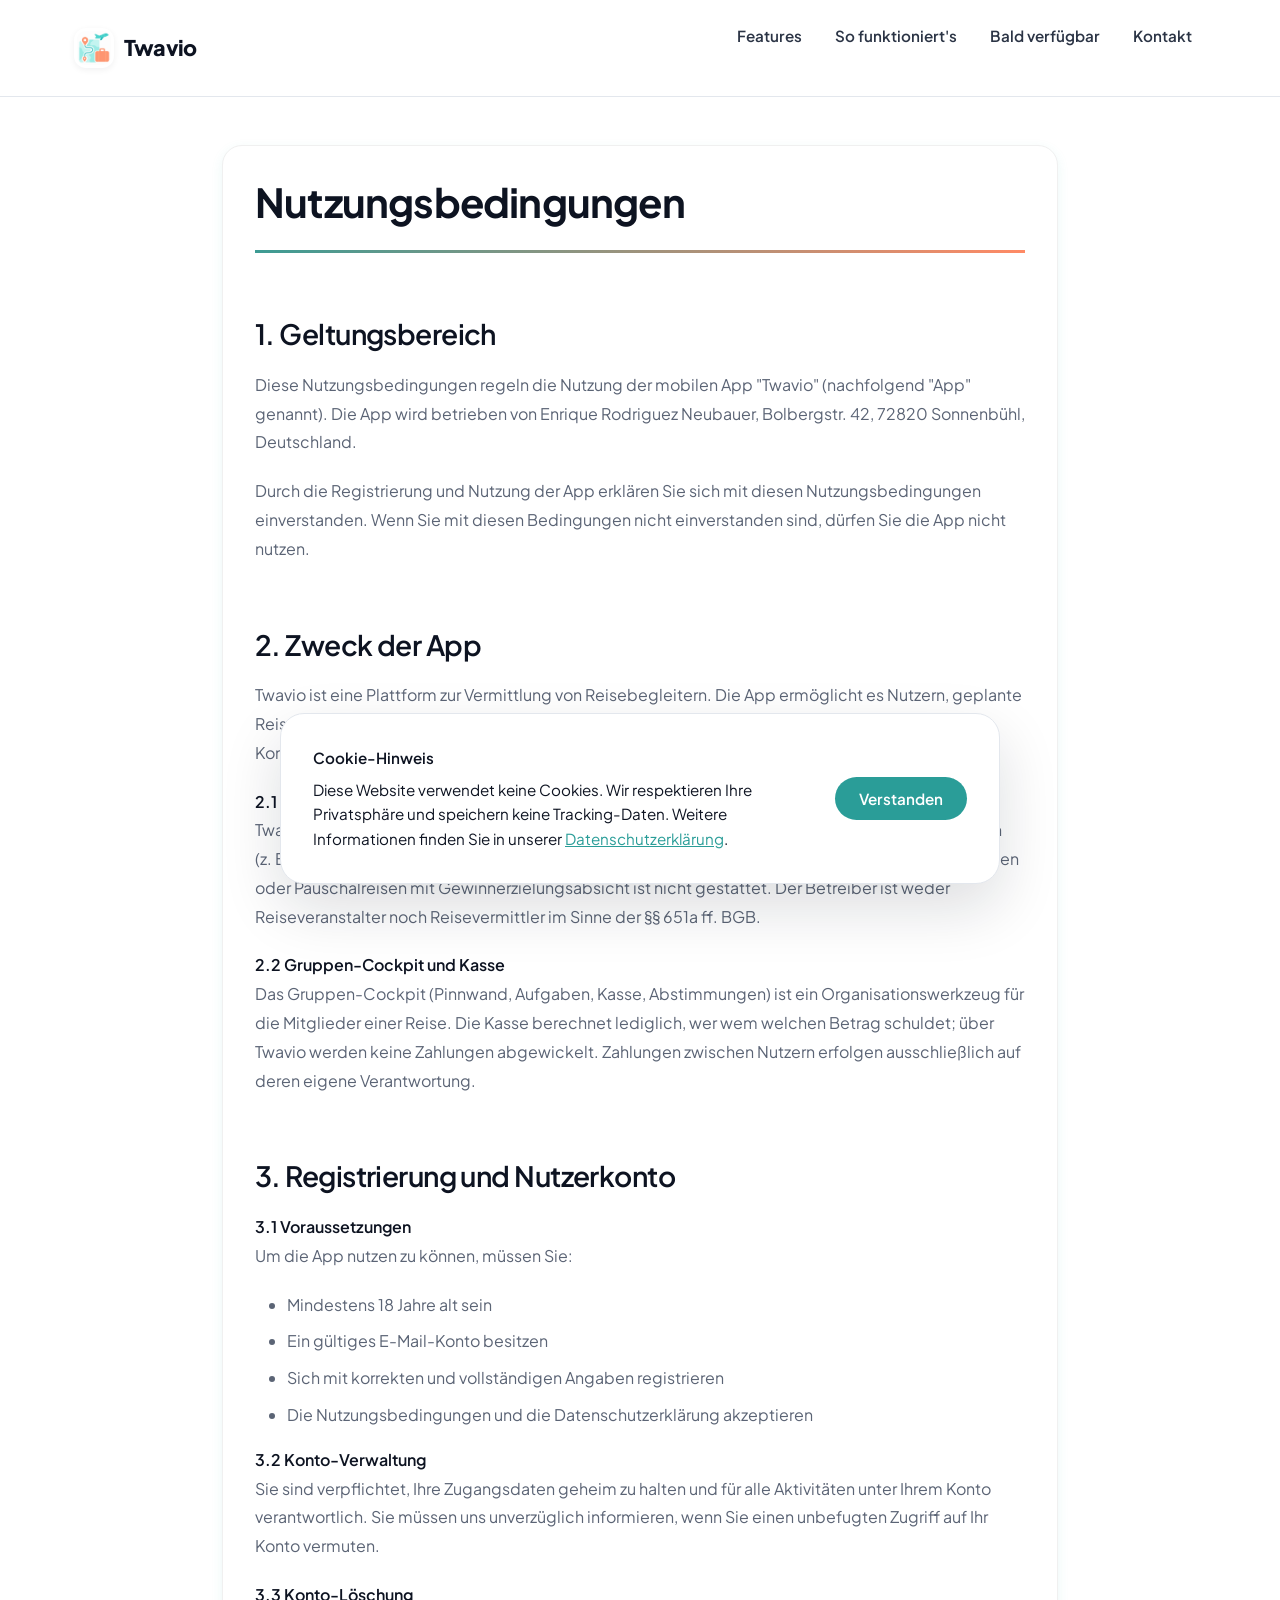
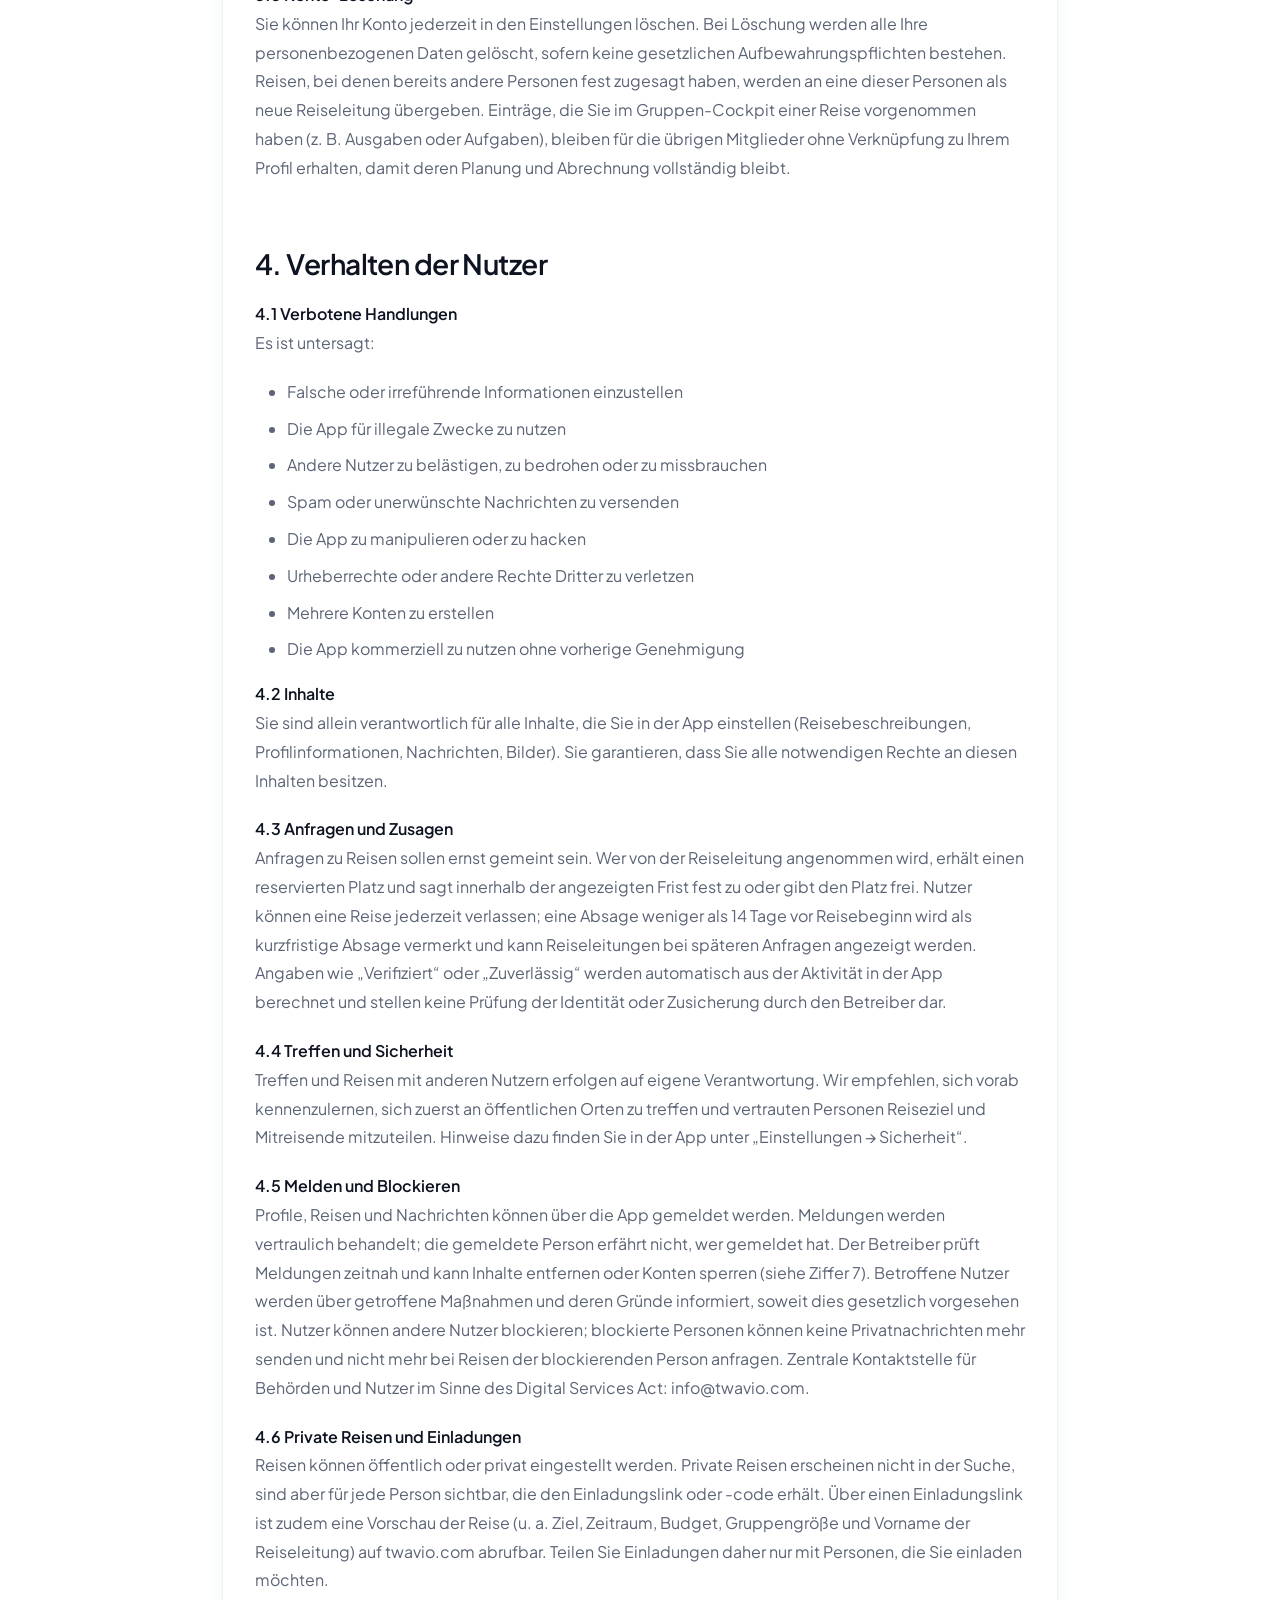
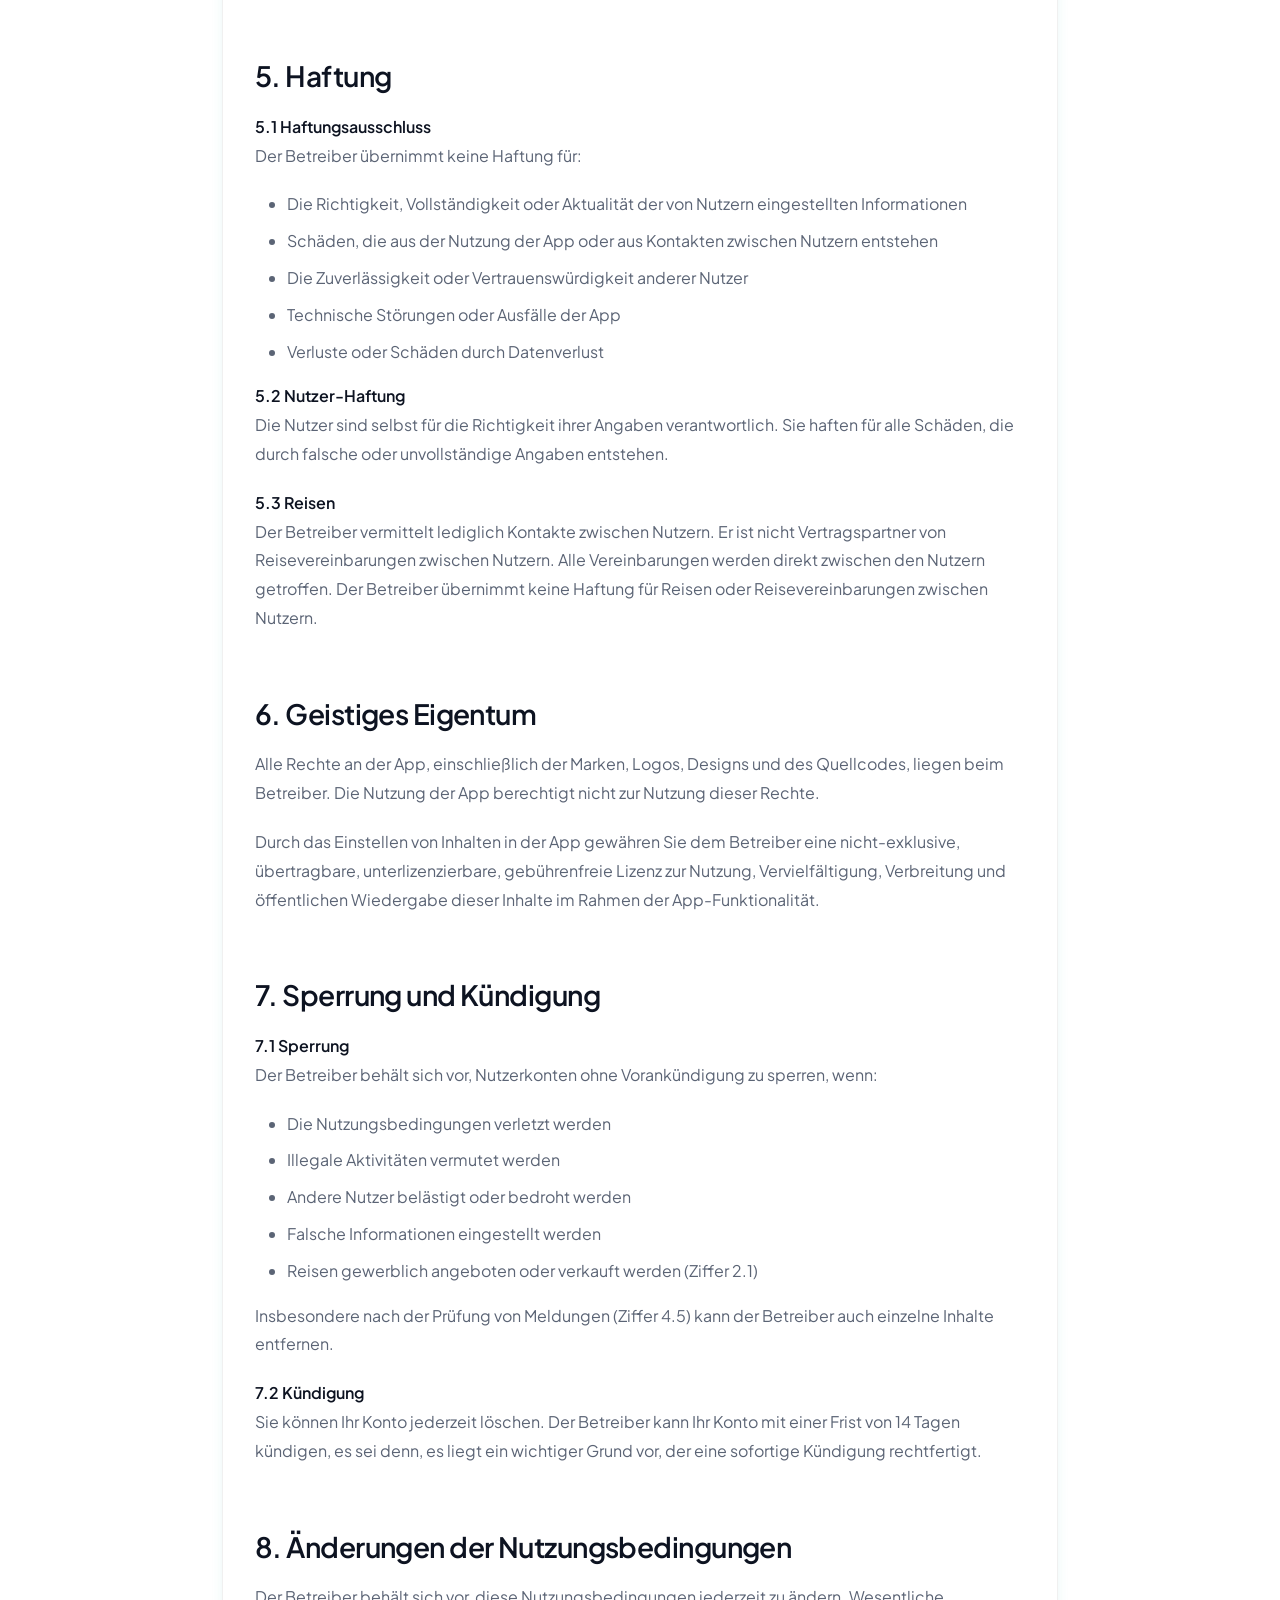
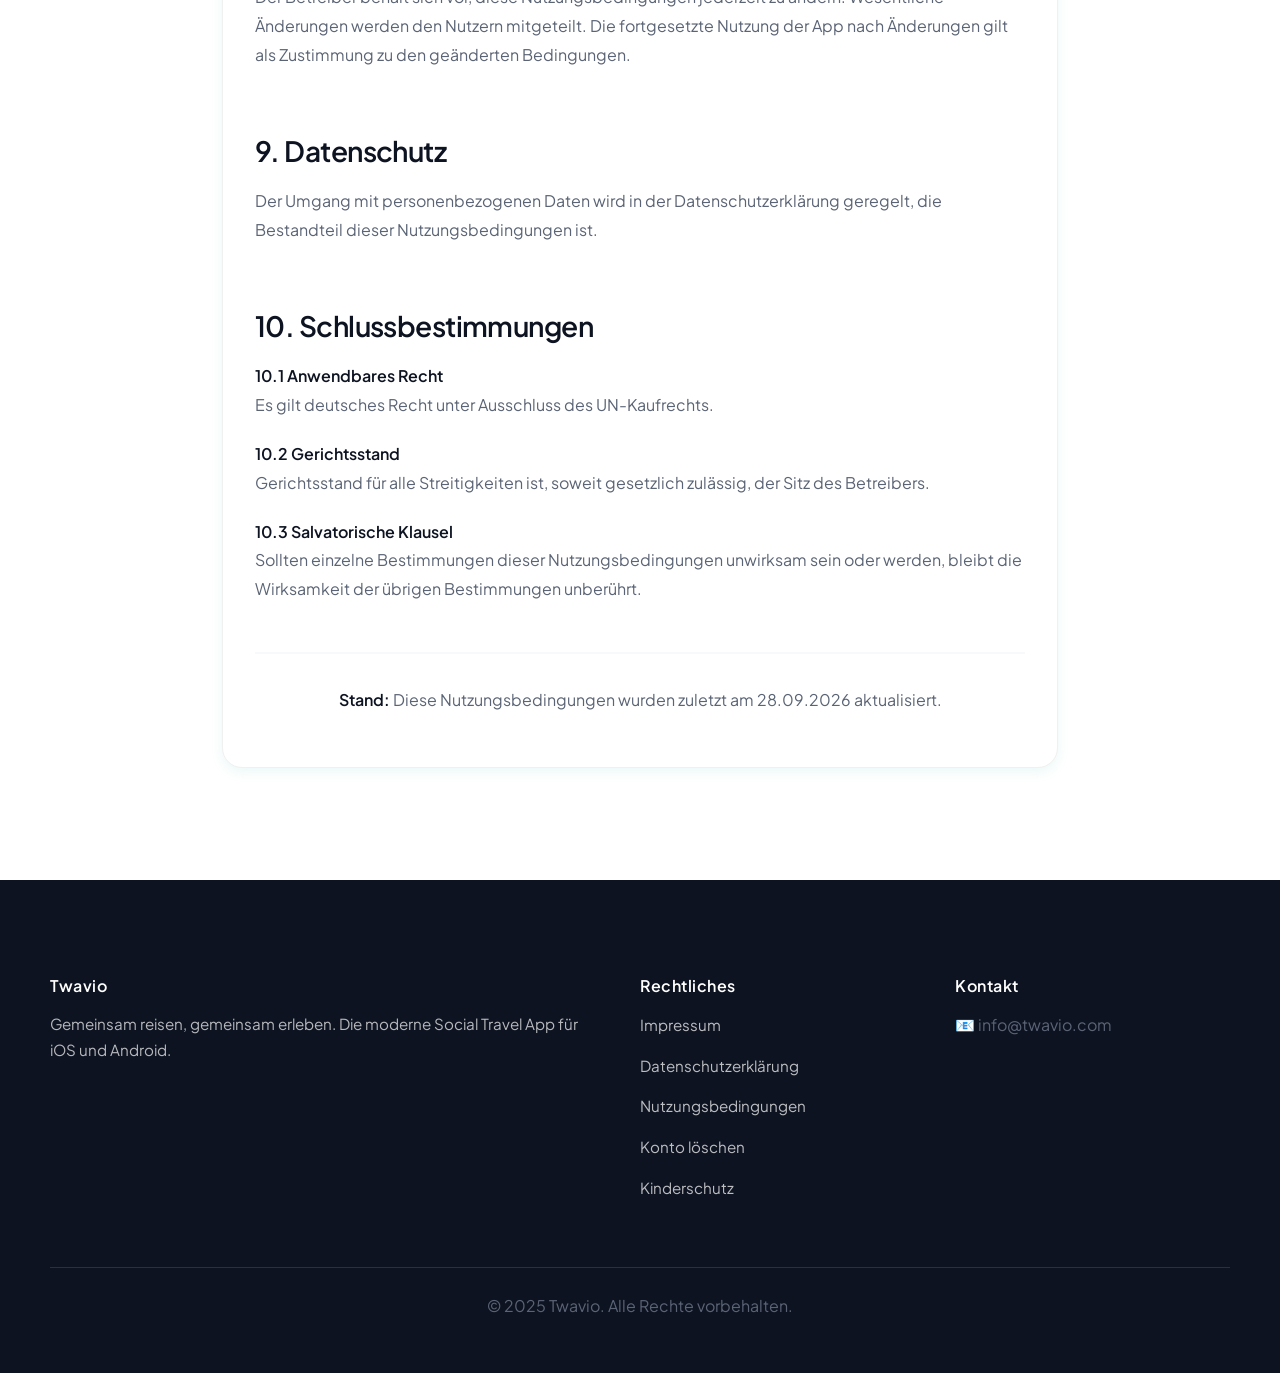
<file: nutzungsbedingungen.html>
<!DOCTYPE html>
<html lang="de">
<head>
    <meta charset="UTF-8">
    <meta name="viewport" content="width=device-width, initial-scale=1.0">
    <meta name="description" content="Nutzungsbedingungen für die Twavio App - Regeln und Bestimmungen">
    <title>Nutzungsbedingungen - Twavio</title>
    <link rel="icon" type="image/svg+xml" href="favicon.svg">
    <link rel="alternate icon" href="favicon.ico">
    <link rel="apple-touch-icon" href="favicon.svg">
    <style>
        * {
            margin: 0;
            padding: 0;
            box-sizing: border-box;
        }
        
        :root {
            /* Base Colors */
            --background: #F9F9F9;
            --background-secondary: #F5F5F5;
            --card: #ffffff;
            --card-hover: #F0F8FF;
            
            /* Primary Brand Colors */
            --primary-color: #3BB7B2;
            --primary-light: #A7E0E3;
            --primary-dark: #2A9D98;
            
            /* Secondary Colors */
            --secondary-color: #FF8A65;
            --secondary-light: #FFB299;
            --secondary-dark: #FF7043;
            
            /* Text Colors */
            --text-dark: #333333;
            --text-gray: #666666;
            --text-light: #999999;
            --text-inverse: #ffffff;
            
            /* Accent Colors */
            --accent: #3BB7B2;
            --accent-light: #A7E0E3;
            --success: #4CAF50;
            --warning: #FF9800;
            --error: #FF6B6B;
            
            /* Border Colors */
            --border: #E0E0E0;
            --border-light: #F0F0F0;
            --border-dark: #CCCCCC;
            
            /* Background Colors */
            --bg-light: #F9F9F9;
            --bg-white: #ffffff;
            
            /* Shadow Colors */
            --shadow-light-color: rgba(59, 183, 178, 0.08);
            --shadow-medium-color: rgba(59, 183, 178, 0.12);
            --shadow-dark-color: rgba(59, 183, 178, 0.16);
            
            /* Shadow System */
            --shadow-light: 0 1px 2px var(--shadow-light-color);
            --shadow-medium: 0 2px 4px var(--shadow-medium-color);
            --shadow-large: 0 4px 8px var(--shadow-dark-color);
            --shadow-xlarge: 0 8px 16px var(--shadow-dark-color);
            --shadow: var(--shadow-large);
            --shadow-lg: var(--shadow-xlarge);
            
            /* Gradient */
            --gradient-start: #3BB7B2;
            --gradient-end: #FF8A65;
            --gradient-secondary-start: #A7E0E3;
            --gradient-secondary-end: #FFB299;
            
            /* Signature Gradients */
            --gradient-primary: linear-gradient(135deg, var(--gradient-start) 0%, var(--gradient-end) 100%);
            --gradient-secondary: linear-gradient(135deg, var(--gradient-secondary-start) 0%, var(--gradient-secondary-end) 100%);
            --gradient-subtle: linear-gradient(135deg, var(--background) 0%, var(--background-secondary) 100%);
            
            /* Spacing System */
            --spacing-xs: 4px;
            --spacing-sm: 8px;
            --spacing-md: 12px;
            --spacing-lg: 16px;
            --spacing-xl: 20px;
            --spacing-2xl: 24px;
            --spacing-3xl: 32px;
            --spacing-4xl: 40px;
            --spacing-5xl: 48px;
            
            /* Border Radius */
            --radius-button: 28px;
            --radius-card: 20px;
            --radius-input: 28px;
            --radius-small: 8px;
            --radius-medium: 12px;
            --radius-large: 16px;
        }
        
        html {
            scroll-behavior: smooth;
        }
        
        body {
            font-family: -apple-system, BlinkMacSystemFont, 'Segoe UI', Roboto, 'Helvetica Neue', Arial, sans-serif;
            line-height: 1.7;
            color: var(--text-dark);
            background-color: var(--background);
            padding-top: 80px;
            font-size: 16px;
            -webkit-font-smoothing: antialiased;
            -moz-osx-font-smoothing: grayscale;
        }
        
        /* Navigation */
        nav {
            position: fixed;
            top: 0;
            left: 0;
            right: 0;
            background: rgba(255, 255, 255, 0.98);
            backdrop-filter: blur(20px);
            -webkit-backdrop-filter: blur(20px);
            box-shadow: 0 1px 3px rgba(0, 0, 0, 0.08);
            z-index: 1000;
            padding: 1.25rem 2rem;
            border-bottom: 1px solid var(--border-light);
        }
        
        .nav-container {
            max-width: 1200px;
            margin: 0 auto;
            display: flex;
            justify-content: space-between;
            align-items: center;
        }
        
        .logo {
            font-size: 1.5rem;
            font-weight: 700;
            display: flex;
            align-items: center;
            gap: 0.75rem;
            text-decoration: none;
            color: var(--text-dark);
        }
        
        .logo-img {
            width: 40px;
            height: 40px;
            object-fit: contain;
            display: block;
        }
        
        .logo-emoji {
            font-style: normal;
            font-size: 1.4rem;
        }
        
        .logo-text {
            background: linear-gradient(135deg, var(--primary-color), var(--secondary-color));
            -webkit-background-clip: text;
            -webkit-text-fill-color: transparent;
            background-clip: text;
            letter-spacing: -0.5px;
        }
        
        .nav-links {
            display: flex;
            gap: 2.5rem;
            list-style: none;
            align-items: center;
        }
        
        .nav-links a {
            text-decoration: none;
            color: var(--text-gray);
            font-weight: 500;
            font-size: 0.95rem;
            transition: all 0.3s ease;
            position: relative;
            padding: 0.5rem 0;
        }
        
        .nav-links a::after {
            content: '';
            position: absolute;
            bottom: 0;
            left: 0;
            width: 0;
            height: 2px;
            background: var(--gradient-primary);
            transition: width 0.3s ease;
        }
        
        .nav-links a:hover {
            color: var(--primary-color);
        }
        
        .nav-links a:hover::after {
            width: 100%;
        }
        
        .mobile-menu-btn {
            display: none;
            background: none;
            border: none;
            font-size: 1.5rem;
            cursor: pointer;
            color: var(--text-dark);
        }
        
        /* Main Content */
        .main-content {
            max-width: 900px;
            margin: 0 auto;
            padding: 3rem 2rem;
        }
        
        /* Signature Card Style - Web optimiert */
        .card {
            background: var(--card);
            border-radius: 20px;
            box-shadow: 0 4px 12px rgba(59, 183, 178, 0.1);
            border: 1px solid var(--border-light);
            transition: all 0.3s ease;
        }
        
        .container {
            background: var(--card);
            padding: var(--spacing-3xl);
            border-radius: 20px;
            box-shadow: 0 4px 12px rgba(59, 183, 178, 0.1);
            border: 1px solid var(--border-light);
        }
        
        h1 {
            color: var(--text-dark);
            font-size: clamp(2rem, 4vw, 2.5rem);
            font-weight: 700;
            margin-bottom: 1.5rem;
            padding-bottom: 1.5rem;
            border-bottom: 3px solid;
            border-image: linear-gradient(135deg, var(--primary-color), var(--secondary-color)) 1;
            letter-spacing: -0.5px;
            line-height: 1.2;
        }
        
        h2 {
            color: var(--text-dark);
            font-size: clamp(1.3rem, 2.5vw, 1.75rem);
            font-weight: 600;
            margin-top: 3rem;
            margin-bottom: 1.25rem;
            padding-top: 1rem;
            letter-spacing: -0.3px;
        }
        
        h3 {
            color: var(--text-dark);
            font-size: 1.2rem;
            font-weight: 600;
            margin-top: 2rem;
            margin-bottom: 0.75rem;
        }
        
        p {
            margin-bottom: 1.25rem;
            color: var(--text-gray);
            line-height: 1.8;
            font-size: 1rem;
        }
        
        ul, ol {
            margin-bottom: 1rem;
            padding-left: 2rem;
            color: var(--text-gray);
        }
        
        li {
            margin-bottom: 0.5rem;
            line-height: 1.8;
        }
        
        strong {
            color: var(--text-dark);
            font-weight: 600;
        }
        
        a {
            color: var(--primary-color);
            text-decoration: none;
            transition: color 0.3s ease;
        }
        
        a:hover {
            color: var(--secondary-color);
            text-decoration: underline;
        }
        
        .footer {
            margin-top: 3rem;
            padding-top: 2rem;
            border-top: 2px solid var(--bg-light);
            font-size: 0.9rem;
            color: var(--text-light);
            text-align: center;
        }
        
        /* Footer - Professioneller */
        footer {
            background: linear-gradient(135deg, #1a1a1a 0%, #2d2d2d 100%);
            color: white;
            padding: 4rem 2rem 2rem;
            margin-top: 4rem;
        }
        
        .footer-content {
            max-width: 1200px;
            margin: 0 auto;
            display: grid;
            grid-template-columns: repeat(auto-fit, minmax(250px, 1fr));
            gap: 3rem;
            margin-bottom: 3rem;
        }
        
        .footer-section h3 {
            margin-bottom: 1.5rem;
            font-size: 1.1rem;
            font-weight: 600;
            color: white;
            letter-spacing: 0.5px;
        }
        
        .footer-section p {
            color: rgba(255, 255, 255, 0.7);
            line-height: 1.7;
            font-size: 0.95rem;
        }
        
        .footer-section ul {
            list-style: none;
            padding: 0;
        }
        
        .footer-section ul li {
            margin-bottom: 0.75rem;
        }
        
        .footer-section a {
            color: rgba(255, 255, 255, 0.7);
            text-decoration: none;
            transition: all 0.3s ease;
            font-size: 0.95rem;
            display: inline-block;
        }
        
        .footer-section a:hover {
            color: var(--primary-light);
            transform: translateX(4px);
        }
        
        .footer-bottom {
            text-align: center;
            padding-top: 2.5rem;
            border-top: 1px solid rgba(255, 255, 255, 0.1);
            color: rgba(255, 255, 255, 0.5);
            font-size: 0.9rem;
        }
        
        /* Responsive */
        @media (max-width: 768px) {
            .nav-links {
                display: none;
            }
            
            .mobile-menu-btn {
                display: block;
            }
            
            .main-content {
                padding: 2rem 1rem;
            }
            
            .container {
                padding: 2rem 1.5rem;
            }
            
            h1 {
                font-size: 2rem;
            }
            
            h2 {
                font-size: 1.3rem;
            }
        }
    </style>
    <link rel="stylesheet" href="twavio.css">
</head>
<body>
    <!-- Navigation -->
    <nav>
        <div class="nav-container">
            <a href="index.html#hero" class="logo"><img src="app-icon-new.png" alt="Twavio Logo" class="logo-img"><span class="logo-text">Twavio</span></a>
            <ul class="nav-links">
                <li><a href="index.html#features">Features</a></li>
                <li><a href="index.html#how-it-works">So funktioniert's</a></li>
                <li><a href="index.html#download">Bald verfügbar</a></li>
                <li><a href="index.html#contact">Kontakt</a></li>
            </ul>
            <button class="mobile-menu-btn">☰</button>
        </div>
    </nav>

    <!-- Main Content -->
    <div class="main-content">
        <div class="container">
            <h1>Nutzungsbedingungen</h1>
            
            <h2>1. Geltungsbereich</h2>
            <p>Diese Nutzungsbedingungen regeln die Nutzung der mobilen App "Twavio" (nachfolgend "App" genannt). Die App wird betrieben von Enrique Rodriguez Neubauer, Bolbergstr. 42, 72820 Sonnenbühl, Deutschland.</p>
            <p>Durch die Registrierung und Nutzung der App erklären Sie sich mit diesen Nutzungsbedingungen einverstanden. Wenn Sie mit diesen Bedingungen nicht einverstanden sind, dürfen Sie die App nicht nutzen.</p>
            
            <h2>2. Zweck der App</h2>
            <p>Twavio ist eine Plattform zur Vermittlung von Reisebegleitern. Die App ermöglicht es Nutzern, geplante Reisen einzutragen und passende Mitreisende zu finden. Die App dient ausschließlich der Kontaktvermittlung zwischen Nutzern.</p>
            <p><strong>2.1 Private Reisen, Kostenteilung</strong><br>
            Twavio richtet sich an Privatpersonen, die gemeinsam reisen und die tatsächlich anfallenden Kosten (z.&nbsp;B. Unterkunft, Fahrt) untereinander teilen. Das Anbieten oder Verkaufen von Reisen, Reiseleistungen oder Pauschalreisen mit Gewinnerzielungsabsicht ist nicht gestattet. Der Betreiber ist weder Reiseveranstalter noch Reisevermittler im Sinne der §§ 651a ff. BGB.</p>
            <p><strong>2.2 Gruppen-Cockpit und Kasse</strong><br>
            Das Gruppen-Cockpit (Pinnwand, Aufgaben, Kasse, Abstimmungen) ist ein Organisationswerkzeug für die Mitglieder einer Reise. Die Kasse berechnet lediglich, wer wem welchen Betrag schuldet; über Twavio werden keine Zahlungen abgewickelt. Zahlungen zwischen Nutzern erfolgen ausschließlich auf deren eigene Verantwortung.</p>
            
            <h2>3. Registrierung und Nutzerkonto</h2>
            <p><strong>3.1 Voraussetzungen</strong><br>
            Um die App nutzen zu können, müssen Sie:</p>
            <ul>
                <li>Mindestens 18 Jahre alt sein</li>
                <li>Ein gültiges E-Mail-Konto besitzen</li>
                <li>Sich mit korrekten und vollständigen Angaben registrieren</li>
                <li>Die Nutzungsbedingungen und die Datenschutzerklärung akzeptieren</li>
            </ul>
            
            <p><strong>3.2 Konto-Verwaltung</strong><br>
            Sie sind verpflichtet, Ihre Zugangsdaten geheim zu halten und für alle Aktivitäten unter Ihrem Konto verantwortlich. Sie müssen uns unverzüglich informieren, wenn Sie einen unbefugten Zugriff auf Ihr Konto vermuten.</p>
            
            <p><strong>3.3 Konto-Löschung</strong><br>
            Sie können Ihr Konto jederzeit in den Einstellungen löschen. Bei Löschung werden alle Ihre personenbezogenen Daten gelöscht, sofern keine gesetzlichen Aufbewahrungspflichten bestehen. Reisen, bei denen bereits andere Personen fest zugesagt haben, werden an eine dieser Personen als neue Reiseleitung übergeben. Einträge, die Sie im Gruppen-Cockpit einer Reise vorgenommen haben (z.&nbsp;B. Ausgaben oder Aufgaben), bleiben für die übrigen Mitglieder ohne Verknüpfung zu Ihrem Profil erhalten, damit deren Planung und Abrechnung vollständig bleibt.</p>
            
            <h2>4. Verhalten der Nutzer</h2>
            <p><strong>4.1 Verbotene Handlungen</strong><br>
            Es ist untersagt:</p>
            <ul>
                <li>Falsche oder irreführende Informationen einzustellen</li>
                <li>Die App für illegale Zwecke zu nutzen</li>
                <li>Andere Nutzer zu belästigen, zu bedrohen oder zu missbrauchen</li>
                <li>Spam oder unerwünschte Nachrichten zu versenden</li>
                <li>Die App zu manipulieren oder zu hacken</li>
                <li>Urheberrechte oder andere Rechte Dritter zu verletzen</li>
                <li>Mehrere Konten zu erstellen</li>
                <li>Die App kommerziell zu nutzen ohne vorherige Genehmigung</li>
            </ul>
            
            <p><strong>4.2 Inhalte</strong><br>
            Sie sind allein verantwortlich für alle Inhalte, die Sie in der App einstellen (Reisebeschreibungen, Profilinformationen, Nachrichten, Bilder). Sie garantieren, dass Sie alle notwendigen Rechte an diesen Inhalten besitzen.</p>

            <p><strong>4.3 Anfragen und Zusagen</strong><br>
            Anfragen zu Reisen sollen ernst gemeint sein. Wer von der Reiseleitung angenommen wird, erhält einen reservierten Platz und sagt innerhalb der angezeigten Frist fest zu oder gibt den Platz frei. Nutzer können eine Reise jederzeit verlassen; eine Absage weniger als 14 Tage vor Reisebeginn wird als kurzfristige Absage vermerkt und kann Reiseleitungen bei späteren Anfragen angezeigt werden. Angaben wie „Verifiziert“ oder „Zuverlässig“ werden automatisch aus der Aktivität in der App berechnet und stellen keine Prüfung der Identität oder Zusicherung durch den Betreiber dar.</p>

            <p><strong>4.4 Treffen und Sicherheit</strong><br>
            Treffen und Reisen mit anderen Nutzern erfolgen auf eigene Verantwortung. Wir empfehlen, sich vorab kennenzulernen, sich zuerst an öffentlichen Orten zu treffen und vertrauten Personen Reiseziel und Mitreisende mitzuteilen. Hinweise dazu finden Sie in der App unter „Einstellungen → Sicherheit“.</p>

            <p><strong>4.5 Melden und Blockieren</strong><br>
            Profile, Reisen und Nachrichten können über die App gemeldet werden. Meldungen werden vertraulich behandelt; die gemeldete Person erfährt nicht, wer gemeldet hat. Der Betreiber prüft Meldungen zeitnah und kann Inhalte entfernen oder Konten sperren (siehe Ziffer 7). Betroffene Nutzer werden über getroffene Maßnahmen und deren Gründe informiert, soweit dies gesetzlich vorgesehen ist. Nutzer können andere Nutzer blockieren; blockierte Personen können keine Privatnachrichten mehr senden und nicht mehr bei Reisen der blockierenden Person anfragen. Zentrale Kontaktstelle für Behörden und Nutzer im Sinne des Digital Services Act: info@twavio.com.</p>

            <p><strong>4.6 Private Reisen und Einladungen</strong><br>
            Reisen können öffentlich oder privat eingestellt werden. Private Reisen erscheinen nicht in der Suche, sind aber für jede Person sichtbar, die den Einladungslink oder -code erhält. Über einen Einladungslink ist zudem eine Vorschau der Reise (u.&nbsp;a. Ziel, Zeitraum, Budget, Gruppengröße und Vorname der Reiseleitung) auf twavio.com abrufbar. Teilen Sie Einladungen daher nur mit Personen, die Sie einladen möchten.</p>
            
            <h2>5. Haftung</h2>
            <p><strong>5.1 Haftungsausschluss</strong><br>
            Der Betreiber übernimmt keine Haftung für:</p>
            <ul>
                <li>Die Richtigkeit, Vollständigkeit oder Aktualität der von Nutzern eingestellten Informationen</li>
                <li>Schäden, die aus der Nutzung der App oder aus Kontakten zwischen Nutzern entstehen</li>
                <li>Die Zuverlässigkeit oder Vertrauenswürdigkeit anderer Nutzer</li>
                <li>Technische Störungen oder Ausfälle der App</li>
                <li>Verluste oder Schäden durch Datenverlust</li>
            </ul>
            
            <p><strong>5.2 Nutzer-Haftung</strong><br>
            Die Nutzer sind selbst für die Richtigkeit ihrer Angaben verantwortlich. Sie haften für alle Schäden, die durch falsche oder unvollständige Angaben entstehen.</p>
            
            <p><strong>5.3 Reisen</strong><br>
            Der Betreiber vermittelt lediglich Kontakte zwischen Nutzern. Er ist nicht Vertragspartner von Reisevereinbarungen zwischen Nutzern. Alle Vereinbarungen werden direkt zwischen den Nutzern getroffen. Der Betreiber übernimmt keine Haftung für Reisen oder Reisevereinbarungen zwischen Nutzern.</p>
            
            <h2>6. Geistiges Eigentum</h2>
            <p>Alle Rechte an der App, einschließlich der Marken, Logos, Designs und des Quellcodes, liegen beim Betreiber. Die Nutzung der App berechtigt nicht zur Nutzung dieser Rechte.</p>
            <p>Durch das Einstellen von Inhalten in der App gewähren Sie dem Betreiber eine nicht-exklusive, übertragbare, unterlizenzierbare, gebührenfreie Lizenz zur Nutzung, Vervielfältigung, Verbreitung und öffentlichen Wiedergabe dieser Inhalte im Rahmen der App-Funktionalität.</p>
            
            <h2>7. Sperrung und Kündigung</h2>
            <p><strong>7.1 Sperrung</strong><br>
            Der Betreiber behält sich vor, Nutzerkonten ohne Vorankündigung zu sperren, wenn:</p>
            <ul>
                <li>Die Nutzungsbedingungen verletzt werden</li>
                <li>Illegale Aktivitäten vermutet werden</li>
                <li>Andere Nutzer belästigt oder bedroht werden</li>
                <li>Falsche Informationen eingestellt werden</li>
                <li>Reisen gewerblich angeboten oder verkauft werden (Ziffer 2.1)</li>
            </ul>
            <p>Insbesondere nach der Prüfung von Meldungen (Ziffer 4.5) kann der Betreiber auch einzelne Inhalte entfernen.</p>
            
            <p><strong>7.2 Kündigung</strong><br>
            Sie können Ihr Konto jederzeit löschen. Der Betreiber kann Ihr Konto mit einer Frist von 14 Tagen kündigen, es sei denn, es liegt ein wichtiger Grund vor, der eine sofortige Kündigung rechtfertigt.</p>
            
            <h2>8. Änderungen der Nutzungsbedingungen</h2>
            <p>Der Betreiber behält sich vor, diese Nutzungsbedingungen jederzeit zu ändern. Wesentliche Änderungen werden den Nutzern mitgeteilt. Die fortgesetzte Nutzung der App nach Änderungen gilt als Zustimmung zu den geänderten Bedingungen.</p>
            
            <h2>9. Datenschutz</h2>
            <p>Der Umgang mit personenbezogenen Daten wird in der Datenschutzerklärung geregelt, die Bestandteil dieser Nutzungsbedingungen ist.</p>
            
            <h2>10. Schlussbestimmungen</h2>
            <p><strong>10.1 Anwendbares Recht</strong><br>
            Es gilt deutsches Recht unter Ausschluss des UN-Kaufrechts.</p>
            
            <p><strong>10.2 Gerichtsstand</strong><br>
            Gerichtsstand für alle Streitigkeiten ist, soweit gesetzlich zulässig, der Sitz des Betreibers.</p>
            
            <p><strong>10.3 Salvatorische Klausel</strong><br>
            Sollten einzelne Bestimmungen dieser Nutzungsbedingungen unwirksam sein oder werden, bleibt die Wirksamkeit der übrigen Bestimmungen unberührt.</p>
            
            <div class="footer">
                <p><strong>Stand:</strong> Diese Nutzungsbedingungen wurden zuletzt am 28.09.2026 aktualisiert.</p>
            </div>
        </div>
    </div>

    <!-- Footer -->
    <footer>
        <div class="footer-content">
            <div class="footer-section">
                <h3>Twavio</h3>
                <p>Gemeinsam reisen, gemeinsam erleben. Die moderne Social Travel App für iOS und Android.</p>
            </div>
            
            <div class="footer-section">
                <h3>Rechtliches</h3>
                <ul>
                    <li><a href="impressum.html">Impressum</a></li>
                    <li><a href="datenschutz.html">Datenschutzerklärung</a></li>
                    <li><a href="nutzungsbedingungen.html">Nutzungsbedingungen</a></li>
                    <li><a href="konto-loeschen.html">Konto löschen</a></li>
                    <li><a href="kinderschutz.html">Kinderschutz</a></li>
                </ul>
            </div>
            
            <div class="footer-section">
                <h3>Kontakt</h3>
                <ul>
                    <li>📧 info@twavio.com</li>
                </ul>
            </div>
        </div>
        
        <div class="footer-bottom">
            <p>&copy; 2025 Twavio. Alle Rechte vorbehalten.</p>
        </div>
    </footer>

    <!-- Cookie-Banner (DSGVO/TTDSG konform) -->
    <div id="cookie-banner" class="cookie-banner" style="display: none;">
        <div class="cookie-content">
            <div class="cookie-text">
                <p><strong>Cookie-Hinweis</strong></p>
                <p>Diese Website verwendet keine Cookies. Wir respektieren Ihre Privatsphäre und speichern keine Tracking-Daten. Weitere Informationen finden Sie in unserer <a href="datenschutz.html">Datenschutzerklärung</a>.</p>
            </div>
            <div class="cookie-buttons">
                <button id="cookie-accept" class="cookie-btn cookie-btn-primary">Verstanden</button>
            </div>
        </div>
    </div>

    <style>
        .cookie-banner {
            position: fixed;
            bottom: 0;
            left: 0;
            right: 0;
            background: white;
            box-shadow: 0 -2px 10px rgba(0, 0, 0, 0.1);
            z-index: 10000;
            padding: 1.5rem 2rem;
            border-top: 1px solid var(--border-light);
        }

        .cookie-content {
            max-width: 1200px;
            margin: 0 auto;
            display: flex;
            align-items: center;
            justify-content: space-between;
            gap: 2rem;
            flex-wrap: wrap;
        }

        .cookie-text {
            flex: 1;
            min-width: 300px;
        }

        .cookie-text p {
            margin: 0.5rem 0;
            color: var(--text-dark);
            font-size: 0.95rem;
            line-height: 1.6;
        }

        .cookie-text a {
            color: var(--primary-color);
            text-decoration: underline;
        }

        .cookie-buttons {
            display: flex;
            gap: 1rem;
            flex-shrink: 0;
        }

        .cookie-btn {
            padding: 0.75rem 1.5rem;
            border-radius: var(--radius-button);
            font-size: 0.95rem;
            font-weight: 600;
            border: none;
            cursor: pointer;
            transition: all 0.3s ease;
        }

        .cookie-btn-primary {
            background: var(--gradient-primary);
            color: white;
        }

        .cookie-btn-primary:hover {
            transform: translateY(-2px);
            box-shadow: 0 4px 12px rgba(59, 183, 178, 0.3);
        }

        @media (max-width: 768px) {
            .cookie-banner {
                padding: 1rem;
            }

            .cookie-content {
                flex-direction: column;
                align-items: stretch;
            }

            .cookie-buttons {
                width: 100%;
            }

            .cookie-btn {
                width: 100%;
            }
        }
    </style>

    <script>
        // Cookie-Banner Funktion
        (function() {
            const cookieConsent = localStorage.getItem('cookieConsent');
            
            if (!cookieConsent) {
                setTimeout(() => {
                    const banner = document.getElementById('cookie-banner');
                    if (banner) {
                        banner.style.display = 'block';
                    }
                }, 500);
            }

            const acceptBtn = document.getElementById('cookie-accept');
            if (acceptBtn) {
                acceptBtn.addEventListener('click', () => {
                    localStorage.setItem('cookieConsent', 'true');
                    const banner = document.getElementById('cookie-banner');
                    if (banner) {
                        banner.style.display = 'none';
                    }
                });
            }
        })();

        // Mobile menu toggle
        const mobileMenuBtn = document.querySelector('.mobile-menu-btn');
        const navLinks = document.querySelector('.nav-links');
        
        if (mobileMenuBtn) {
            mobileMenuBtn.addEventListener('click', () => {
                navLinks.style.display = navLinks.style.display === 'flex' ? 'none' : 'flex';
                navLinks.style.flexDirection = 'column';
                navLinks.style.position = 'absolute';
                navLinks.style.top = '100%';
                navLinks.style.left = '0';
                navLinks.style.right = '0';
                navLinks.style.background = 'white';
                navLinks.style.padding = '1rem';
                navLinks.style.boxShadow = '0 4px 6px rgba(0,0,0,0.1)';
            });
        }
    </script>
</body>
</html>
</file>
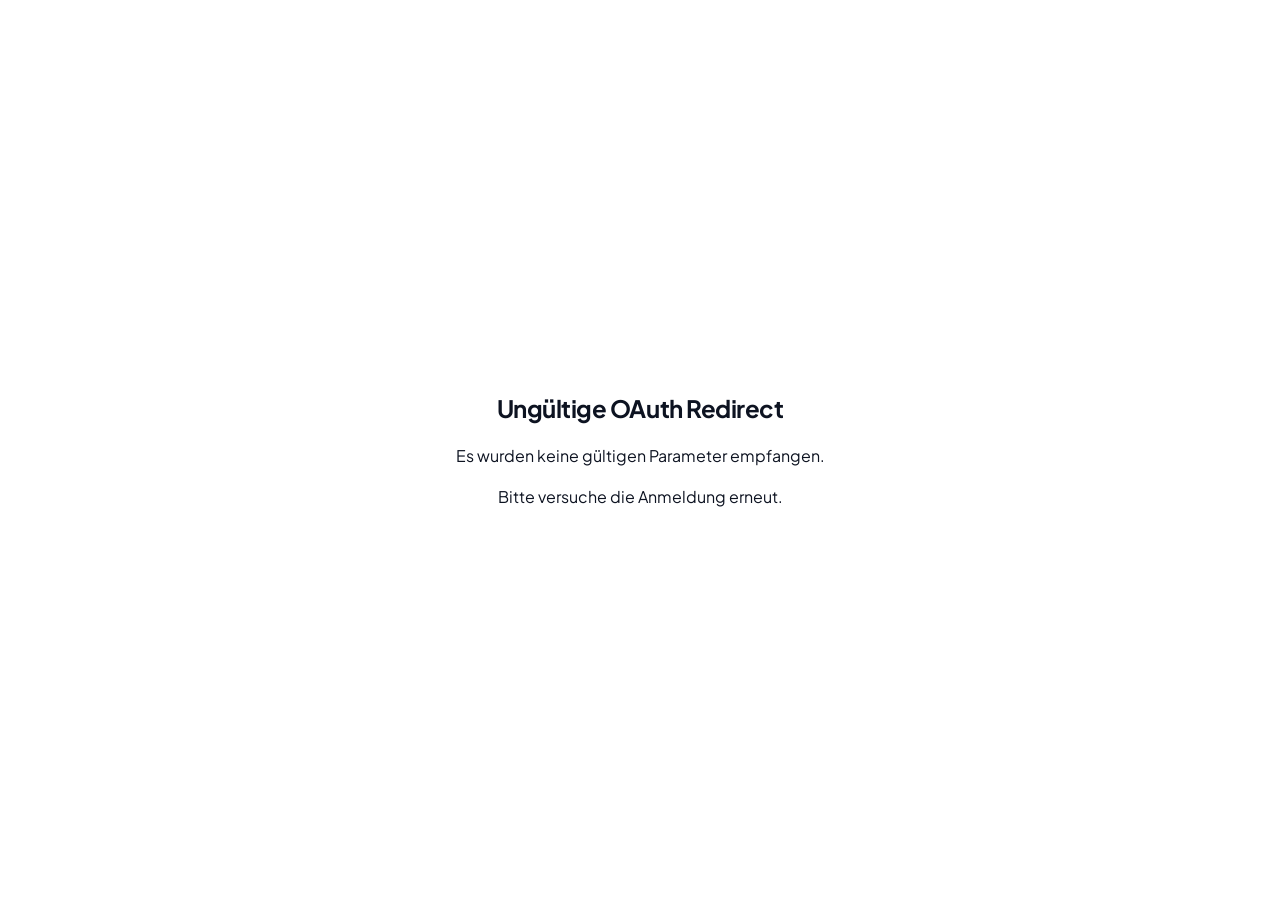
<file: oauth-callback.html>
<!DOCTYPE html>
<html lang="de">
<head>
    <meta charset="UTF-8">
    <meta name="viewport" content="width=device-width, initial-scale=1.0">
    <title>OAuth Redirect - Twavio</title>
    <style>
        body {
            font-family: -apple-system, BlinkMacSystemFont, 'Segoe UI', Roboto, Oxygen, Ubuntu, Cantarell, sans-serif;
            display: flex;
            justify-content: center;
            align-items: center;
            min-height: 100vh;
            margin: 0;
            background: linear-gradient(135deg, #667eea 0%, #764ba2 100%);
            color: #fff;
        }
        .container {
            text-align: center;
            padding: 2rem;
        }
        .spinner {
            border: 4px solid rgba(255, 255, 255, 0.3);
            border-top: 4px solid #fff;
            border-radius: 50%;
            width: 40px;
            height: 40px;
            animation: spin 1s linear infinite;
            margin: 0 auto 1rem;
        }
        @keyframes spin {
            0% { transform: rotate(0deg); }
            100% { transform: rotate(360deg); }
        }
    </style>
    <link rel="stylesheet" href="twavio.css">
</head>
<body>
    <div class="container">
        <div class="spinner"></div>
        <p>Weiterleitung zur App...</p>
    </div>
    
    <script>
        // Hole URL-Parameter
        const urlParams = new URLSearchParams(window.location.search);
        const code = urlParams.get('code');
        const state = urlParams.get('state');
        const error = urlParams.get('error');
        const errorDescription = urlParams.get('error_description');
        
        // Funktion zum Öffnen des Deep Links mit mehreren Methoden
        function openDeepLink(deepLink) {
            console.log('Attempting to open deep link:', deepLink);
            
            // Methode 1: window.location.href (am zuverlässigsten)
            try {
                window.location.href = deepLink;
            } catch (e) {
                console.error('Method 1 failed:', e);
            }
            
            // Methode 2: window.location.replace (als Fallback)
            setTimeout(() => {
                try {
                    window.location.replace(deepLink);
                } catch (e) {
                    console.error('Method 2 failed:', e);
                }
            }, 100);
            
            // Methode 3: window.open (als letzter Fallback)
            setTimeout(() => {
                try {
                    window.open(deepLink, '_self');
                } catch (e) {
                    console.error('Method 3 failed:', e);
                }
            }, 200);
        }
        
        // Erstelle Deep Link zur App
        if (code && state) {
            // Erfolgreich - leite an App weiter
            const deepLink = `twavioapp://oauth/callback?code=${encodeURIComponent(code)}&state=${encodeURIComponent(state)}`;
            console.log('Redirecting to app:', deepLink);
            
            // Versuche Deep Link zu öffnen
            openDeepLink(deepLink);
            
            // Fallback: Falls Deep Link nicht funktioniert, zeige Anweisungen
            setTimeout(() => {
                document.body.innerHTML = `
                    <div class="container">
                        <h2>Weiterleitung zur App</h2>
                        <p>Falls die App nicht automatisch geöffnet wird, öffne die Twavio App manuell.</p>
                        <p>Die Anmeldung wird dann automatisch fortgesetzt.</p>
                        <p style="margin-top: 2rem; font-size: 0.9rem; opacity: 0.8;">Falls die App bereits geöffnet ist, kehre zur App zurück.</p>
                    </div>
                `;
            }, 2000);
        } else if (error) {
            // Fehler - leite an App weiter
            const errorParams = new URLSearchParams({
                error: error,
                ...(errorDescription && { error_description: errorDescription })
            });
            const deepLink = `twavioapp://oauth/callback?${errorParams.toString()}`;
            console.log('Redirecting error to app:', deepLink);
            
            openDeepLink(deepLink);
            
            setTimeout(() => {
                document.body.innerHTML = `
                    <div class="container">
                        <h2>Fehler bei der Anmeldung</h2>
                        <p>Fehler: ${error}</p>
                        <p>${errorDescription || ''}</p>
                        <p>Bitte öffne die Twavio App und versuche es erneut.</p>
                    </div>
                `;
            }, 2000);
        } else {
            // Keine Parameter - Fehler
            document.body.innerHTML = `
                <div class="container">
                    <h2>Ungültige OAuth Redirect</h2>
                    <p>Es wurden keine gültigen Parameter empfangen.</p>
                    <p>Bitte versuche die Anmeldung erneut.</p>
                </div>
            `;
        }
    </script>
</body>
</html>
</file>
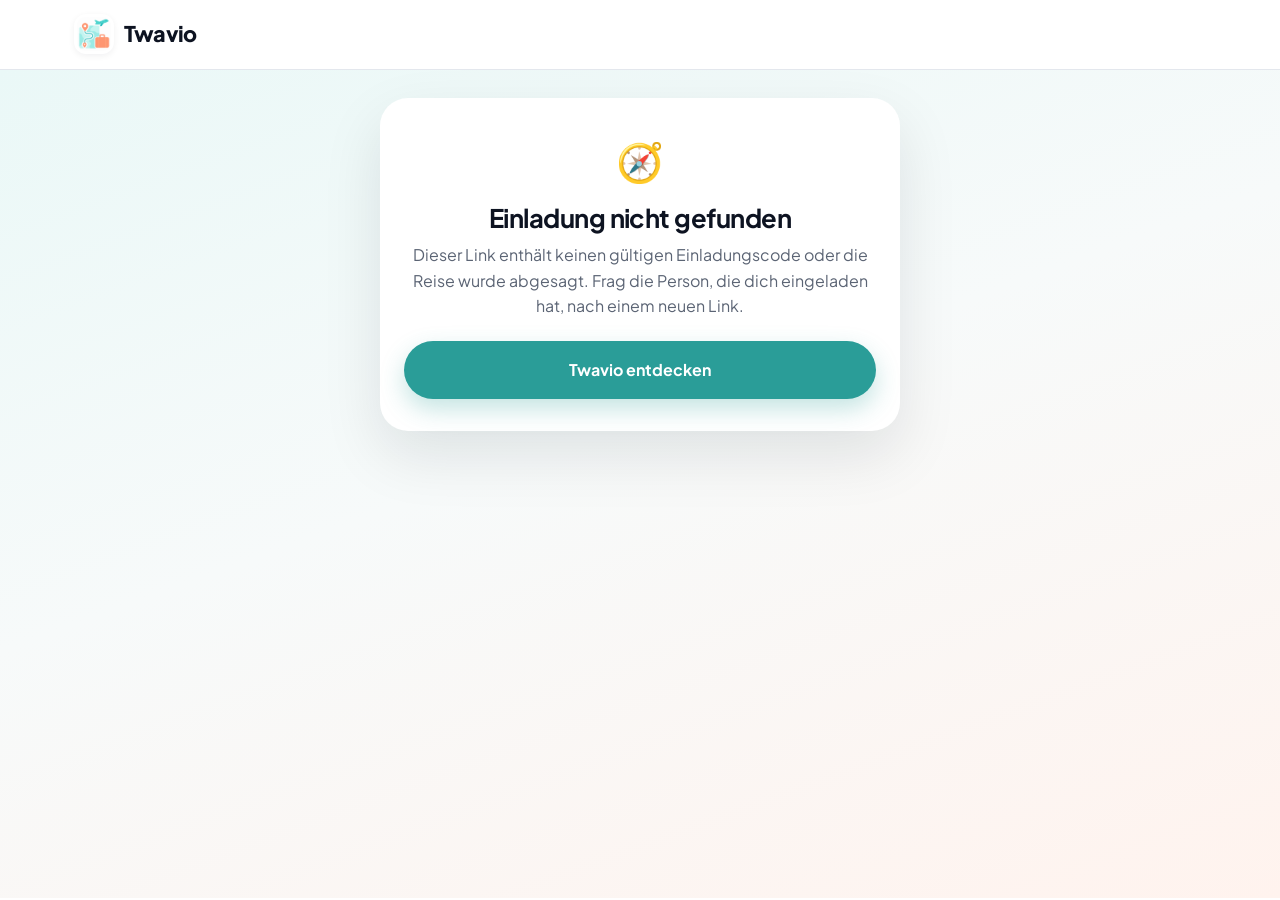
<file: r.html>
<!DOCTYPE html>
<html lang="de">
<head>
    <meta charset="UTF-8">
    <meta name="viewport" content="width=device-width, initial-scale=1.0">
    <meta name="robots" content="noindex">
    <meta name="description" content="Du wurdest zu einer Reise auf Twavio eingeladen.">
    <meta property="og:type" content="website">
    <meta property="og:site_name" content="Twavio">
    <meta property="og:title" content="Du wurdest zu einer Reise eingeladen ✈️">
    <meta property="og:description" content="Schau dir die Reise an und frag in der Twavio-App an, ob du mitkommen kannst.">
    <meta property="og:image" content="https://twavio.com/images/og-einladung.jpg">
    <meta property="og:image:width" content="1200">
    <meta property="og:image:height" content="630">
    <meta name="twitter:card" content="summary_large_image">
    <title>Einladung zu einer Reise - Twavio</title>
    <link rel="icon" type="image/svg+xml" href="favicon.svg">
    <link rel="alternate icon" href="favicon.ico">
    <link rel="apple-touch-icon" href="favicon.svg">
    <link rel="stylesheet" href="twavio.css">
    <style>
        *, *::before, *::after { box-sizing: border-box; }
        body, h1, p { margin: 0; }
        .invite-wrap {
            min-height: calc(100vh - 72px);
            padding: 28px 16px 56px;
            background: linear-gradient(160deg, #EAF8F7 0%, #F7FAFA 45%, #FFF3EE 100%);
        }
        .invite-col { max-width: 520px; margin: 0 auto; }
        .invite-kicker {
            display: inline-flex; align-items: center; gap: 8px;
            padding: 6px 14px; border-radius: 999px;
            background: #fff; color: #1F7F7B;
            font-weight: 700; font-size: 0.85rem;
            box-shadow: 0 4px 16px rgba(13, 19, 33, 0.06);
            margin-bottom: 16px;
        }
        .trip-card {
            background: #fff;
            border-radius: 28px;
            overflow: hidden;
            box-shadow: 0 24px 60px rgba(13, 19, 33, 0.12);
        }
        .trip-hero {
            position: relative;
            aspect-ratio: 4 / 3.1;
            background: #CDEFEE center / cover no-repeat;
        }
        .trip-hero::after {
            content: '';
            position: absolute; inset: 0;
            background: linear-gradient(180deg, rgba(13,19,33,0.25) 0%, rgba(13,19,33,0) 30%, rgba(13,19,33,0.1) 55%, rgba(13,19,33,0.82) 100%);
        }
        .trip-hero-top, .trip-hero-bottom { position: absolute; left: 20px; right: 20px; z-index: 1; }
        .trip-hero-top { top: 18px; display: flex; gap: 8px; flex-wrap: wrap; }
        .trip-hero-bottom { bottom: 20px; color: #fff; }
        .glass-chip {
            display: inline-flex; align-items: center; gap: 6px;
            padding: 5px 12px; border-radius: 999px;
            background: rgba(255,255,255,0.18);
            border: 1px solid rgba(255,255,255,0.35);
            color: #fff; font-size: 0.82rem; font-weight: 600;
            backdrop-filter: blur(8px);
        }
        .trip-title { font-size: clamp(2rem, 8vw, 2.7rem); font-weight: 800; letter-spacing: -0.03em; line-height: 1.05; }
        .trip-sub { opacity: 0.9; margin-top: 4px; font-size: 1.02rem; }
        .trip-body { padding: 22px 22px 26px; }
        .facts { display: grid; grid-template-columns: repeat(3, 1fr); gap: 10px; }
        .fact { background: #F5F7F8; border-radius: 16px; padding: 12px; min-width: 0; }
        .fact-label { font-size: 0.68rem; font-weight: 800; letter-spacing: 0.08em; text-transform: uppercase; color: #8A93A2; }
        .fact-value { font-weight: 700; margin-top: 4px; color: #0D1321; font-size: 0.98rem; line-height: 1.25; }
        .fact-detail { font-size: 0.8rem; color: #5B6474; margin-top: 2px; }
        .trip-line { display: flex; align-items: center; gap: 8px; margin-top: 16px; color: #5B6474; font-size: 0.95rem; }
        .tags { display: flex; flex-wrap: wrap; gap: 8px; margin-top: 16px; }
        .tag { padding: 6px 12px; border-radius: 999px; background: #EAF8F7; color: #1F7F7B; font-weight: 600; font-size: 0.85rem; }
        .trip-desc { margin-top: 16px; color: #3C4454; line-height: 1.6; }
        .leader { display: flex; align-items: center; gap: 12px; margin-top: 18px; padding-top: 18px; border-top: 1px solid #EDF0F2; }
        .leader-avatar {
            width: 44px; height: 44px; border-radius: 50%;
            display: grid; place-items: center;
            background: #CDEFEE; color: #1F7F7B; font-weight: 800; font-size: 1.1rem;
        }
        .leader-name { font-weight: 700; color: #0D1321; }
        .leader-sub { font-size: 0.85rem; color: #5B6474; }
        .verified { display: inline-flex; align-items: center; gap: 4px; color: #1F7F7B; font-weight: 700; font-size: 0.8rem; margin-left: 6px; }
        .actions { display: grid; gap: 12px; margin-top: 22px; }
        .actions .btn { width: 100%; justify-content: center; text-align: center; }
        .code-box {
            margin-top: 16px; padding: 14px 16px;
            border-radius: 16px; background: #F5F7F8;
            display: flex; align-items: center; justify-content: space-between; gap: 12px;
        }
        .code-box small { color: #5B6474; display: block; font-size: 0.8rem; }
        .code { font-size: 1.5rem; font-weight: 800; letter-spacing: 0.3em; color: #0D1321; }
        .copy-btn { border: 1px solid #DCE1E6; background: #fff; border-radius: 999px; padding: 8px 14px; font-weight: 700; cursor: pointer; color: #0D1321; font: inherit; font-size: 0.85rem; }
        .steps-mini { margin-top: 28px; display: grid; gap: 14px; }
        .step-mini { display: flex; gap: 12px; align-items: flex-start; }
        .step-mini b {
            flex-shrink: 0; width: 28px; height: 28px; border-radius: 50%;
            display: grid; place-items: center;
            background: linear-gradient(135deg, #3BB7B2, #FF8A65); color: #fff; font-size: 0.85rem;
        }
        .step-mini p { color: #3C4454; }
        .step-mini strong { color: #0D1321; }
        .skeleton { background: linear-gradient(90deg, #EEF2F4 25%, #F7F9FA 50%, #EEF2F4 75%); background-size: 200% 100%; animation: sk 1.2s infinite; border-radius: 12px; }
        @keyframes sk { to { background-position: -200% 0; } }
        .hidden { display: none !important; }
        .simple-card { background: #fff; border-radius: 28px; padding: 32px 24px; text-align: center; box-shadow: 0 24px 60px rgba(13, 19, 33, 0.1); }
        .simple-card h1 { font-size: 1.6rem; margin: 12px 0 8px; }
        .simple-card p { color: #5B6474; line-height: 1.6; }
        @media (max-width: 420px) {
            .facts { grid-template-columns: 1fr 1fr; }
            .facts .fact:last-child { grid-column: span 2; }
        }
        @media (prefers-reduced-motion: reduce) { .skeleton { animation: none; } }
    </style>
</head>
<body>
    <nav>
        <div class="nav-container">
            <a href="index.html#hero" class="logo"><img src="app-icon-new.png" alt="Twavio Logo" class="logo-img"><span class="logo-text">Twavio</span></a>
        </div>
    </nav>

    <main class="invite-wrap">
        <div class="invite-col">
            <span class="invite-kicker">✈️ Du wurdest eingeladen</span>

            <!-- Laden -->
            <div id="state-loading" class="trip-card" aria-busy="true">
                <div class="skeleton" style="aspect-ratio: 4 / 3.1; border-radius: 0;"></div>
                <div class="trip-body">
                    <div class="skeleton" style="height: 72px;"></div>
                    <div class="skeleton" style="height: 18px; margin-top: 16px; width: 70%;"></div>
                    <div class="skeleton" style="height: 52px; margin-top: 22px; border-radius: 999px;"></div>
                </div>
            </div>

            <!-- Reise -->
            <article id="state-trip" class="trip-card hidden">
                <div class="trip-hero" id="trip-image">
                    <div class="trip-hero-top" id="trip-chips"></div>
                    <div class="trip-hero-bottom">
                        <div class="trip-title" id="trip-title"></div>
                        <div class="trip-sub" id="trip-sub"></div>
                    </div>
                </div>
                <div class="trip-body">
                    <div class="facts">
                        <div class="fact"><div class="fact-label">Zeitraum</div><div class="fact-value" id="f-date"></div><div class="fact-detail" id="f-nights"></div></div>
                        <div class="fact"><div class="fact-label">Gruppe</div><div class="fact-value" id="f-group"></div><div class="fact-detail" id="f-group-sub"></div></div>
                        <div class="fact"><div class="fact-label">Budget</div><div class="fact-value" id="f-budget"></div><div class="fact-detail">pro Person</div></div>
                    </div>
                    <div class="trip-line" id="trip-travel"></div>
                    <div class="tags" id="trip-tags"></div>
                    <p class="trip-desc" id="trip-desc"></p>
                    <div class="leader" id="trip-leader">
                        <div class="leader-avatar" id="leader-initial"></div>
                        <div>
                            <div class="leader-name"><span id="leader-name"></span><span class="verified hidden" id="leader-verified">✓ Verifiziert</span></div>
                            <div class="leader-sub">Reiseleitung</div>
                        </div>
                    </div>

                    <div class="actions">
                        <a class="btn btn-primary open-app" href="travelmateapp://r">In der App ansehen &amp; anfragen</a>
                        <a class="btn btn-secondary" href="tester-anmeldung.html">Noch keine App? Tester werden</a>
                    </div>
                    <div class="code-box">
                        <div><small>Einladungscode – in der App unter „Deine Reisen“ → 🔑</small><span class="code code-value">······</span></div>
                        <button class="copy-btn" type="button">Kopieren</button>
                    </div>
                </div>
            </article>

            <!-- Nur Code (Vorschau nicht verfügbar) -->
            <div id="state-code" class="simple-card hidden">
                <div style="font-size: 2.4rem;" aria-hidden="true">✈️</div>
                <h1>Du wurdest zu einer Reise eingeladen</h1>
                <p>Öffne die Einladung in der Twavio-App, schau dir die Reise an und frag an, ob du mitkommen kannst.</p>
                <div class="code-box" style="justify-content: center; flex-direction: column; text-align: center;">
                    <small>Einladungscode</small><span class="code code-value">······</span>
                </div>
                <div class="actions">
                    <a class="btn btn-primary open-app" href="travelmateapp://r">In der App öffnen</a>
                    <a class="btn btn-secondary" href="tester-anmeldung.html">Noch keine App? Tester werden</a>
                </div>
            </div>

            <!-- Ungültig -->
            <div id="state-missing" class="simple-card hidden">
                <div style="font-size: 2.4rem;" aria-hidden="true">🧭</div>
                <h1>Einladung nicht gefunden</h1>
                <p>Dieser Link enthält keinen gültigen Einladungscode oder die Reise wurde abgesagt. Frag die Person, die dich eingeladen hat, nach einem neuen Link.</p>
                <div class="actions"><a class="btn btn-primary" href="index.html">Twavio entdecken</a></div>
            </div>

            <div class="steps-mini" id="steps">
                <div class="step-mini"><b>1</b><p><strong>App öffnen</strong> – die Einladung führt dich direkt zur Reise.</p></div>
                <div class="step-mini"><b>2</b><p><strong>Kurz vorstellen</strong> – die Reiseleitung sieht, wer anfragt, und nimmt an.</p></div>
                <div class="step-mini"><b>3</b><p><strong>Fest zusagen</strong> – dann bist du in der Crew und plant im Cockpit mit.</p></div>
            </div>
        </div>
    </main>

    <script>
        (function () {
            var API = 'https://firestore.googleapis.com/v1/projects/travelmate-ec582/databases/(default)/documents/einladungsVorschau/';
            var KEY = 'AIzaSyDgcXrfYZvGaD8T86A7OAV-nBLbbOttoRQ';
            var IMAGES = ['abenteuer','barcelona','berge','berlin','familie','kultur','london','natur','newyork','paris','party','prag','reise','rom','stadt','strand','wellness'];
            var BUDGET = { low: ['€', 'Günstig'], mid: ['€€', 'Mittel'], high: ['€€€', 'Komfort'] };
            var TRANSPORT = { auto: 'Auto', zug: 'Zug', flug: 'Flug', bus: 'Bus' };
            var MONTHS = ['Jan.', 'Feb.', 'März', 'Apr.', 'Mai', 'Juni', 'Juli', 'Aug.', 'Sept.', 'Okt.', 'Nov.', 'Dez.'];

            function $(id) { return document.getElementById(id); }
            function show(id) { ['state-loading', 'state-trip', 'state-code', 'state-missing'].forEach(function (s) { $(s).classList.toggle('hidden', s !== id); }); }
            function text(id, value) { $(id).textContent = value || ''; }

            var raw = new URLSearchParams(location.search).get('c') || '';
            var code = raw.toUpperCase().replace(/[^A-Z0-9]/g, '').slice(0, 8);
            if (code.length < 4) { show('state-missing'); $('steps').classList.add('hidden'); document.querySelector('.invite-kicker').classList.add('hidden'); return; }

            document.querySelectorAll('.code-value').forEach(function (el) { el.textContent = code; });
            document.querySelectorAll('.open-app').forEach(function (el) { el.href = 'travelmateapp://r?c=' + encodeURIComponent(code); });
            document.querySelector('.copy-btn').addEventListener('click', function (e) {
                if (navigator.clipboard) navigator.clipboard.writeText(code).then(function () { e.target.textContent = 'Kopiert ✓'; });
            });

            function parseDate(s) { var m = /^(\d{4})-(\d{2})-(\d{2})$/.exec(s || ''); return m ? new Date(+m[1], +m[2] - 1, +m[3]) : null; }
            function dateRange(a, b) {
                var s = parseDate(a), e = parseDate(b) || s;
                if (!s) return 'Offen';
                var year = e.getFullYear() !== new Date().getFullYear() ? ' ' + e.getFullYear() : '';
                if (s.getMonth() === e.getMonth() && s.getFullYear() === e.getFullYear())
                    return (s.getDate() === e.getDate() ? '' : s.getDate() + '.–') + e.getDate() + '. ' + MONTHS[e.getMonth()] + year;
                return s.getDate() + '. ' + MONTHS[s.getMonth()] + ' – ' + e.getDate() + '. ' + MONTHS[e.getMonth()] + year;
            }
            function field(f, k) {
                var v = f[k]; if (!v) return null;
                if ('stringValue' in v) return v.stringValue;
                if ('integerValue' in v) return Number(v.integerValue);
                if ('doubleValue' in v) return v.doubleValue;
                if ('booleanValue' in v) return v.booleanValue;
                if ('arrayValue' in v) return (v.arrayValue.values || []).map(function (x) { return x.stringValue; }).filter(Boolean);
                return null;
            }

            function render(f) {
                var t = function (k) { return field(f, k); };
                // Bild: eigenes Titelbild (Cloudinary) oder eigene Illustration
                var img = t('bildUrl');
                if (!(img && /^https:\/\/res\.cloudinary\.com\//.test(img))) {
                    var key = IMAGES.indexOf(t('bildKey')) >= 0 ? t('bildKey') : 'reise';
                    img = 'images/reise/' + key + '.jpg';
                }
                $('trip-image').style.backgroundImage = 'url("' + img.replace(/"/g, '') + '")';

                text('trip-title', t('zielort'));
                text('trip-sub', t('startort') ? 'ab ' + t('startort') : '');
                document.title = 'Mit nach ' + t('zielort') + '? – Twavio';

                var chips = $('trip-chips');
                var s = parseDate(t('startdatum'));
                if (s) {
                    var days = Math.round((s - new Date(new Date().toDateString())) / 86400000);
                    if (days >= 0) chips.appendChild(chip(days === 0 ? 'Startet heute' : days === 1 ? 'Morgen' : 'In ' + days + ' Tagen', '🕒'));
                }
                if (t('istOeffentlich') === false) chips.appendChild(chip('Private Reise', '🔒'));

                text('f-date', dateRange(t('startdatum'), t('enddatum')));
                var e = parseDate(t('enddatum'));
                var nights = s && e ? Math.round((e - s) / 86400000) : null;
                text('f-nights', nights > 0 ? nights + (nights === 1 ? ' Nacht' : ' Nächte') : '');

                var max = t('maxTeilnehmer'), dabei = t('dabei');
                text('f-group', dabei && max ? dabei + ' von ' + max : max ? 'bis ' + max : (dabei || 1) + ' dabei');
                var frei = max && dabei ? Math.max(max - dabei, 0) : null;
                text('f-group-sub', frei === null ? 'Personen' : frei === 0 ? 'Aktuell voll' : frei === 1 ? '1 Platz frei' : frei + ' Plätze frei');

                var b = BUDGET[t('budget')];
                text('f-budget', b ? b[0] + ' ' + b[1] : 'Offen');

                var vm = TRANSPORT[t('verkehrsmittel')];
                text('trip-travel', t('gemeinsameAnreise') === false ? '📍 Treffen vor Ort'
                    : '🧳 Gemeinsame Anreise' + (vm ? ' per ' + vm : '') + (t('startort') ? ' ab ' + t('startort') : ''));

                var tags = $('trip-tags');
                (t('tags') || []).forEach(function (tag) { var el = document.createElement('span'); el.className = 'tag'; el.textContent = tag; tags.appendChild(el); });

                text('trip-desc', t('beschreibung'));
                var leader = t('leitung');
                if (leader) {
                    text('leader-name', leader);
                    text('leader-initial', leader.charAt(0).toUpperCase());
                    $('leader-verified').classList.toggle('hidden', !t('leitungVerifiziert'));
                } else {
                    $('trip-leader').classList.add('hidden');
                }
                show('state-trip');
            }

            function chip(label, icon) { var el = document.createElement('span'); el.className = 'glass-chip'; el.textContent = icon + ' ' + label; return el; }

            fetch(API + encodeURIComponent(code) + '?key=' + KEY)
                .then(function (r) { if (r.status === 404) throw new Error('404'); if (!r.ok) throw new Error('fail'); return r.json(); })
                .then(function (doc) { render(doc.fields || {}); })
                .catch(function (err) {
                    if (err.message === '404') { show('state-missing'); $('steps').classList.add('hidden'); document.querySelector('.invite-kicker').classList.add('hidden'); }
                    else show('state-code');
                });
        })();
    </script>
</body>
</html>
</file>
<file: twavio.css>
/* Twavio – gemeinsames Stylesheet für alle Seiten.
   Farben und Schrift entsprechen dem Designsystem der App (src/theme/tokens.js).
   Wird NACH den seiteneigenen <style>-Blöcken eingebunden und überschreibt diese. */

/* Schrift lokal gehostet (keine Anfragen an Google, DSGVO-freundlich) */
@font-face { font-family: 'Plus Jakarta Sans'; src: url('fonts/PlusJakartaSans_400Regular.ttf') format('truetype'); font-weight: 400; font-display: swap; }
@font-face { font-family: 'Plus Jakarta Sans'; src: url('fonts/PlusJakartaSans_600SemiBold.ttf') format('truetype'); font-weight: 500 600; font-display: swap; }
@font-face { font-family: 'Plus Jakarta Sans'; src: url('fonts/PlusJakartaSans_700Bold.ttf') format('truetype'); font-weight: 700; font-display: swap; }
@font-face { font-family: 'Plus Jakarta Sans'; src: url('fonts/PlusJakartaSans_800ExtraBold.ttf') format('truetype'); font-weight: 800; font-display: swap; }

:root {
  /* Marke */
  --teal-50: #EAF8F7;
  --teal-100: #CDEFEE;
  --teal-500: #3BB7B2;
  --teal-600: #2A9D98;
  --teal-700: #1F7F7B;
  --coral-50: #FFF3EE;
  --coral-500: #FF8A65;
  --coral-700: #D9542C;

  --ink-900: #0D1321;
  --ink-700: #2B3445;
  --ink-500: #5B6475;
  --ink-400: #8A93A3;
  --ink-200: #E3E7ED;
  --ink-100: #F1F3F6;
  --ink-50: #F8F9FB;

  --gradient-brand: linear-gradient(135deg, var(--teal-500) 0%, var(--coral-500) 100%);
  --radius-sm: 12px;
  --radius-md: 16px;
  --radius-lg: 24px;
  --radius-pill: 999px;
  --shadow-sm: 0 2px 6px rgba(13, 19, 33, 0.06);
  --shadow-md: 0 12px 32px rgba(13, 19, 33, 0.08);
  --shadow-lg: 0 24px 60px rgba(13, 19, 33, 0.14);
  --font: 'Plus Jakarta Sans', -apple-system, BlinkMacSystemFont, 'Segoe UI', Roboto, sans-serif;

  /* Alte Variablennamen der Unterseiten → neue Werte */
  --background: #FFFFFF;
  --background-secondary: var(--ink-50);
  --bg-light: var(--ink-50);
  --bg-white: #FFFFFF;
  --card: #FFFFFF;
  --card-hover: var(--teal-50);
  --primary-color: var(--teal-600);
  --primary-light: var(--teal-100);
  --primary-dark: var(--teal-700);
  --secondary-color: var(--coral-500);
  --secondary-light: #FFB299;
  --secondary-dark: var(--coral-700);
  --accent: var(--teal-600);
  --text-dark: var(--ink-900);
  --text-gray: var(--ink-500);
  --text-light: var(--ink-400);
  --border: var(--ink-200);
  --border-dark: #B9C0CC;
  --gradient-primary: var(--gradient-brand);
  --radius-button: var(--radius-pill);
  --radius-card: var(--radius-lg);
  --radius-input: var(--radius-sm);
}

html { scroll-behavior: smooth; }

body {
  padding-top: 0 !important; /* Navigation ist jetzt sticky statt fixed */
  font-family: var(--font) !important;
  color: var(--ink-900);
  background: #FFFFFF;
  line-height: 1.6;
  -webkit-font-smoothing: antialiased;
}

h1, h2, h3, h4 {
  font-family: var(--font);
  color: var(--ink-900);
  letter-spacing: -0.02em;
  line-height: 1.2;
}

a { color: var(--teal-700); }

/* ---------- Navigation ---------- */
nav {
  position: sticky !important;
  top: 0;
  padding: 0 !important;
  z-index: 1000;
  background: rgba(255, 255, 255, 0.85) !important;
  backdrop-filter: saturate(180%) blur(14px);
  -webkit-backdrop-filter: saturate(180%) blur(14px);
  border-bottom: 1px solid var(--ink-200);
  box-shadow: none !important;
}

.nav-container {
  max-width: 1180px;
  margin: 0 auto;
  padding: 0.9rem 1.5rem !important;
  display: flex;
  align-items: center;
  justify-content: space-between;
}

.logo {
  display: flex;
  align-items: center;
  gap: 0.6rem;
  text-decoration: none;
  font-weight: 800;
}

.logo-img {
  width: 40px !important;
  height: 40px !important;
  border-radius: 12px;
  background: #fff;
  box-shadow: var(--shadow-sm);
  padding: 3px;
  object-fit: contain;
}

.logo-text {
  font-size: 1.35rem !important;
  font-weight: 800 !important;
  letter-spacing: -0.03em;
  color: var(--ink-900) !important;
  background: none !important;
  -webkit-text-fill-color: var(--ink-900) !important;
}

.nav-links {
  display: flex;
  align-items: center;
  gap: 0.25rem !important;
  list-style: none;
}

.nav-links a {
  display: inline-block;
  padding: 0.5rem 0.9rem;
  border-radius: var(--radius-pill);
  color: var(--ink-700) !important;
  font-weight: 600;
  font-size: 0.95rem;
  text-decoration: none;
  transition: background 0.2s, color 0.2s;
}

.nav-links a:hover { background: var(--ink-100); color: var(--ink-900) !important; }
.nav-links a::after { display: none !important; }

.nav-links a.nav-cta {
  background: var(--teal-600);
  color: #fff !important;
  margin-left: 0.5rem;
}
.nav-links a.nav-cta:hover { background: var(--teal-700); }

.mobile-menu-btn {
  display: none;
  width: 44px;
  height: 44px;
  border: 1px solid var(--ink-200);
  border-radius: var(--radius-pill);
  background: #fff;
  font-size: 1.2rem;
  color: var(--ink-900);
  cursor: pointer;
}

@media (max-width: 860px) {
  .mobile-menu-btn { display: inline-flex; align-items: center; justify-content: center; }
  .nav-links {
    display: none;
    position: absolute;
    top: 100%;
    left: 0;
    right: 0;
    flex-direction: column;
    align-items: stretch;
    padding: 0.75rem 1rem 1rem;
    background: #fff;
    border-bottom: 1px solid var(--ink-200);
    box-shadow: var(--shadow-md);
  }
  .nav-links.open { display: flex; }
  .nav-links a { display: block; padding: 0.85rem 1rem; }
  .nav-links a.nav-cta { margin: 0.5rem 0 0; text-align: center; }
}

/* ---------- Buttons ---------- */
.btn {
  display: inline-flex;
  align-items: center;
  justify-content: center;
  gap: 0.5rem;
  padding: 0.95rem 1.7rem;
  border-radius: var(--radius-pill) !important;
  font-family: var(--font);
  font-weight: 700;
  font-size: 1rem;
  text-decoration: none;
  border: 1px solid transparent;
  cursor: pointer;
  transition: transform 0.15s ease, background 0.2s ease, box-shadow 0.2s ease;
}

.btn:hover { transform: translateY(-1px); }

.btn-primary {
  background: var(--teal-600) !important;
  color: #fff !important;
  box-shadow: 0 10px 24px rgba(42, 157, 152, 0.28);
}
.btn-primary:hover { background: var(--teal-700) !important; }

.btn-secondary {
  background: #fff !important;
  color: var(--ink-900) !important;
  border-color: var(--ink-200) !important;
}
.btn-secondary:hover { background: var(--ink-50) !important; }

.btn-light {
  background: #fff;
  color: var(--ink-900);
}
.btn-ghost-light {
  background: rgba(255, 255, 255, 0.14);
  color: #fff;
  border-color: rgba(255, 255, 255, 0.4);
}
.btn-ghost-light:hover { background: rgba(255, 255, 255, 0.24); }

/* ---------- Unterseiten (Rechtliches, Formulare) ---------- */
.container { max-width: 1180px; margin-left: auto; margin-right: auto; }

.content-card {
  border-radius: var(--radius-lg) !important;
  border: 1px solid var(--ink-200);
  box-shadow: var(--shadow-sm) !important;
}

.content-card h1 { font-weight: 800; letter-spacing: -0.03em; }
.content-card h2 { font-weight: 700; color: var(--ink-900) !important; }
.info-section { border-color: var(--ink-200) !important; }

input, select, textarea {
  font-family: var(--font) !important;
  border-radius: var(--radius-sm) !important;
}
input:focus, select:focus, textarea:focus {
  outline: none;
  border-color: var(--teal-600) !important;
  box-shadow: 0 0 0 4px rgba(59, 183, 178, 0.18) !important;
}

button[type="submit"], .submit-btn {
  font-family: var(--font) !important;
  border-radius: var(--radius-pill) !important;
  background: var(--teal-600) !important;
}

/* ---------- Footer ---------- */
footer {
  background: var(--ink-900) !important;
  color: rgba(255, 255, 255, 0.72) !important;
  padding: 4rem 1.5rem 2rem !important;
}

.footer-content {
  max-width: 1180px;
  margin: 0 auto;
  display: grid !important;
  grid-template-columns: 2fr 1fr 1fr;
  gap: 2.5rem !important;
}

.footer-section h3 {
  color: #fff !important;
  font-size: 1rem !important;
  margin-bottom: 1rem;
}

.footer-section ul { list-style: none; padding: 0; }
.footer-section li { margin-bottom: 0.6rem; }
.footer-section a { color: rgba(255, 255, 255, 0.72) !important; text-decoration: none; }
.footer-section a:hover { color: #fff !important; }

.footer-bottom {
  max-width: 1180px;
  margin: 3rem auto 0 !important;
  padding-top: 1.5rem;
  border-top: 1px solid rgba(255, 255, 255, 0.12) !important;
  font-size: 0.9rem;
  color: rgba(255, 255, 255, 0.5);
}

@media (max-width: 760px) {
  .footer-content { grid-template-columns: 1fr; gap: 2rem !important; }
}

/* ---------- Cookie-Hinweis ---------- */
.cookie-banner {
  left: 1rem !important;
  right: 1rem !important;
  bottom: 1rem !important;
  max-width: 720px;
  margin: 0 auto;
  border-radius: var(--radius-lg);
  border: 1px solid var(--ink-200) !important;
  box-shadow: var(--shadow-lg) !important;
}

.cookie-btn {
  border-radius: var(--radius-pill) !important;
  font-family: var(--font);
}

.cookie-btn-primary {
  background: var(--teal-600) !important;
}
</file>
